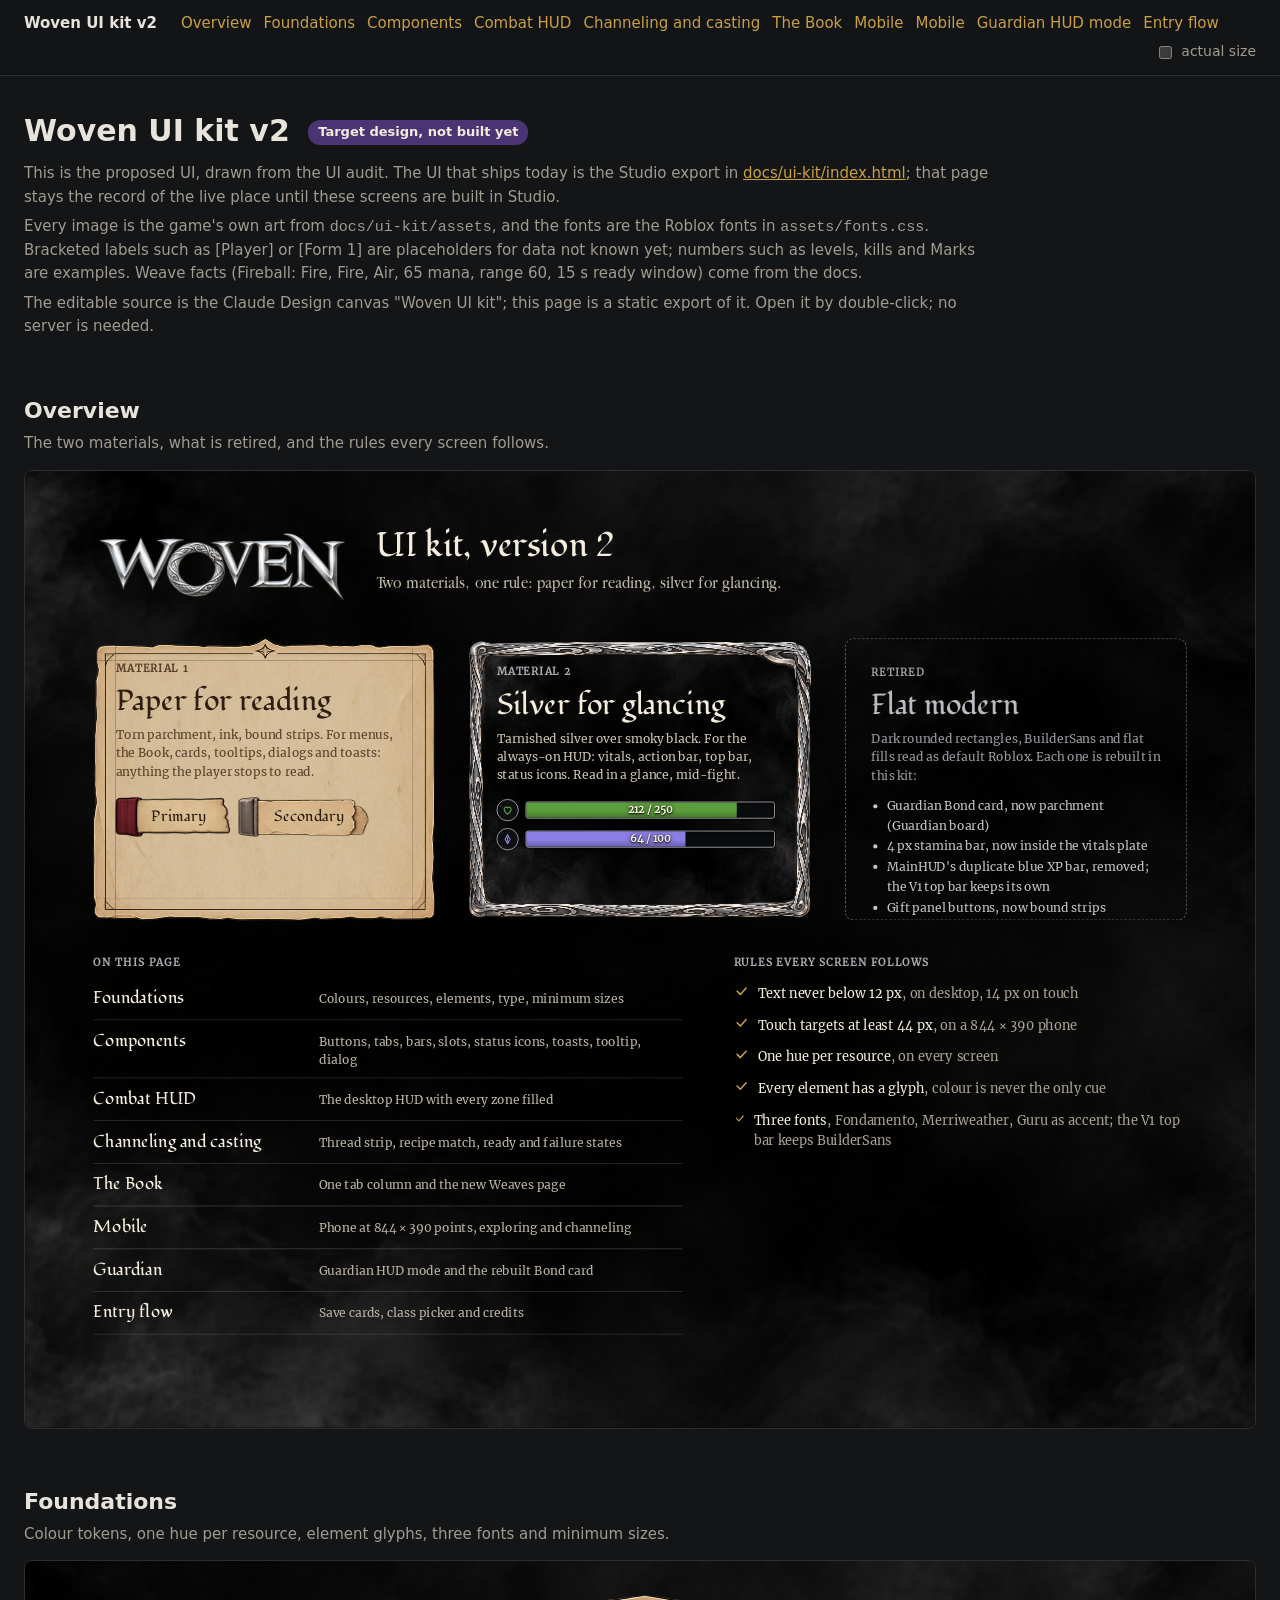
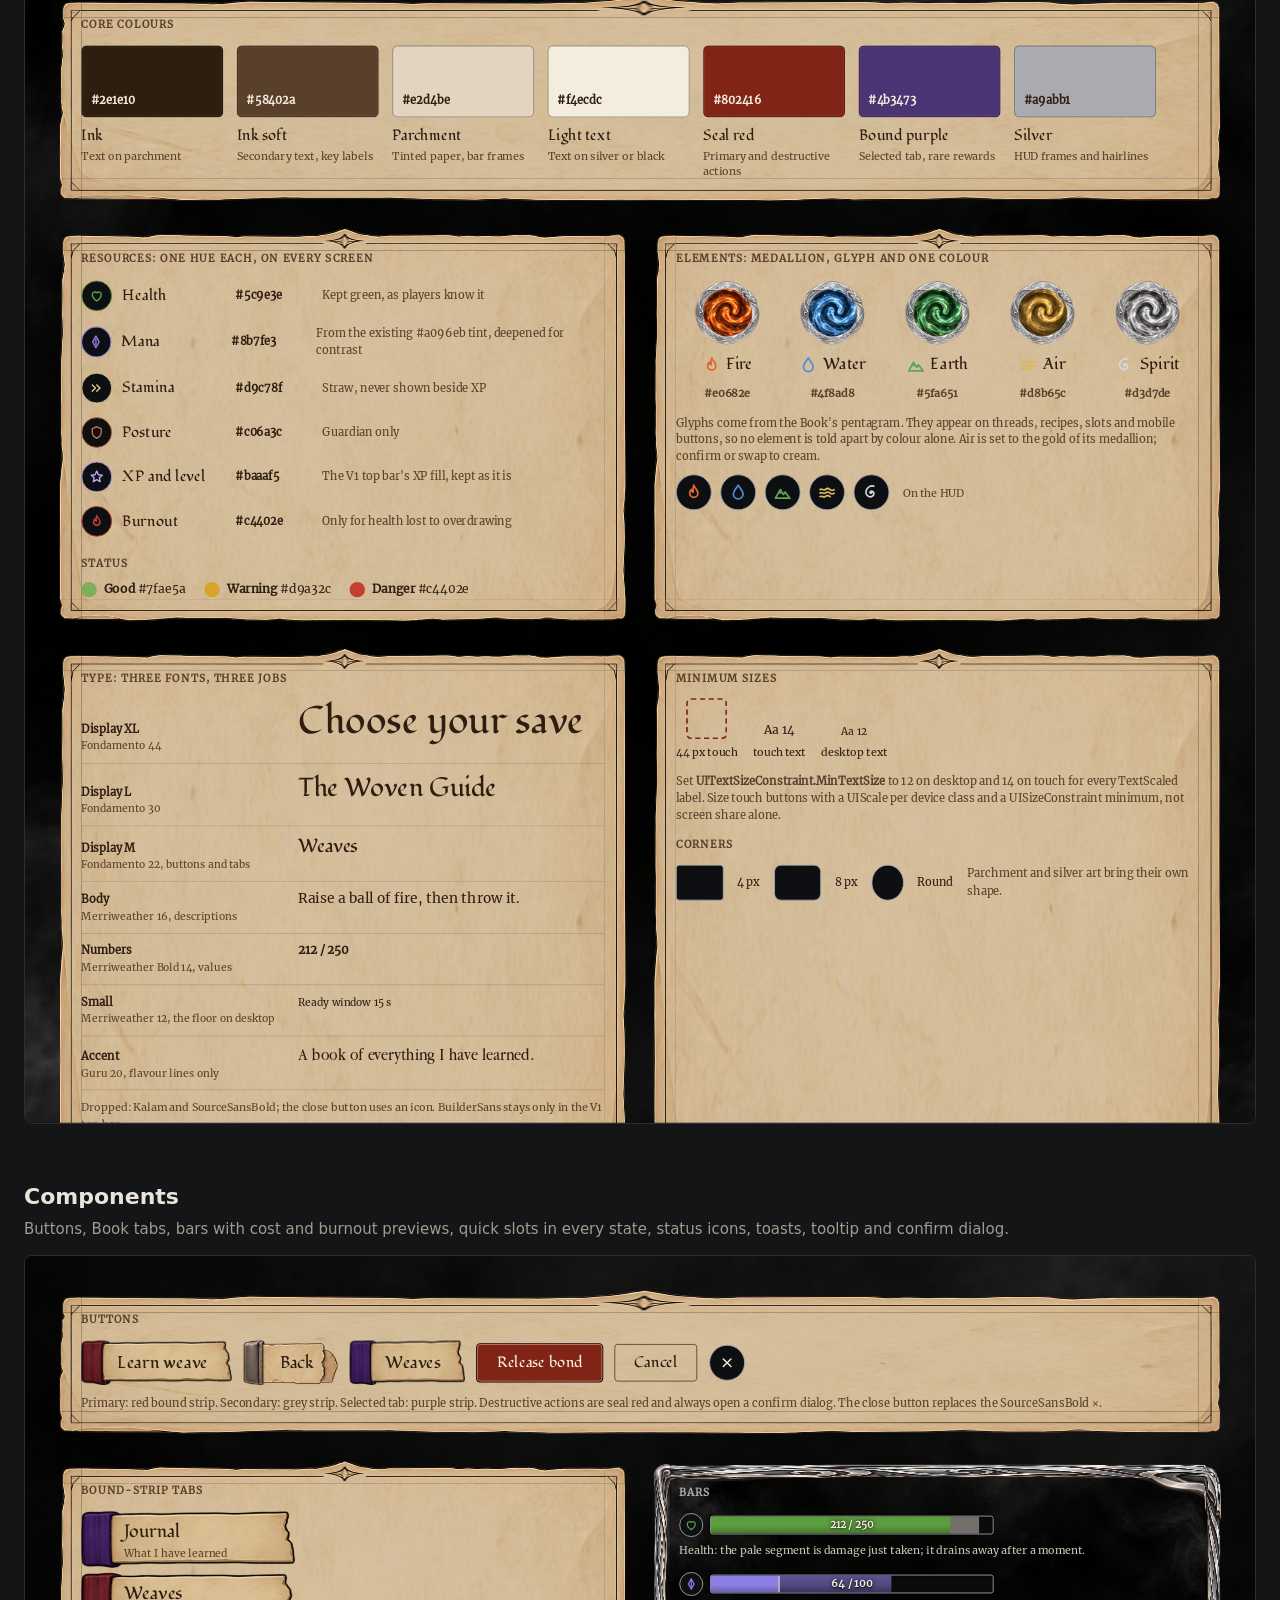
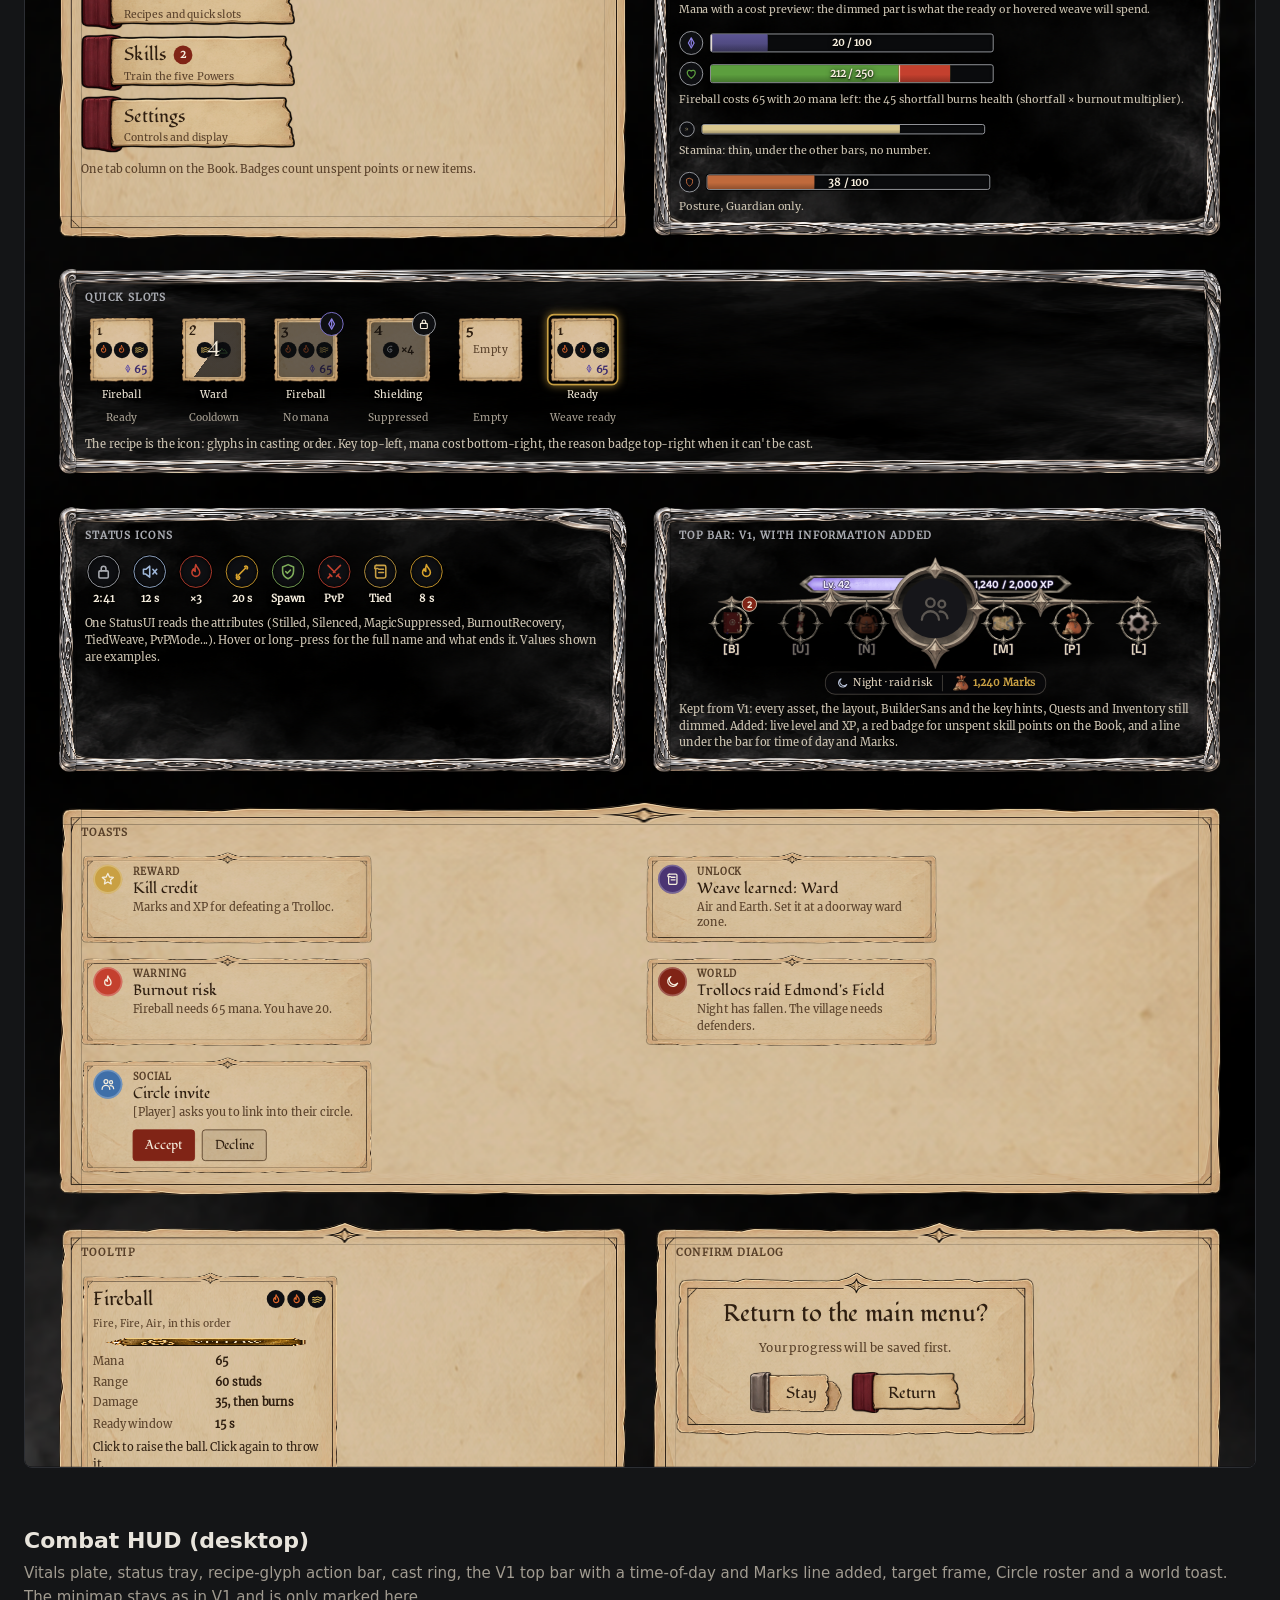
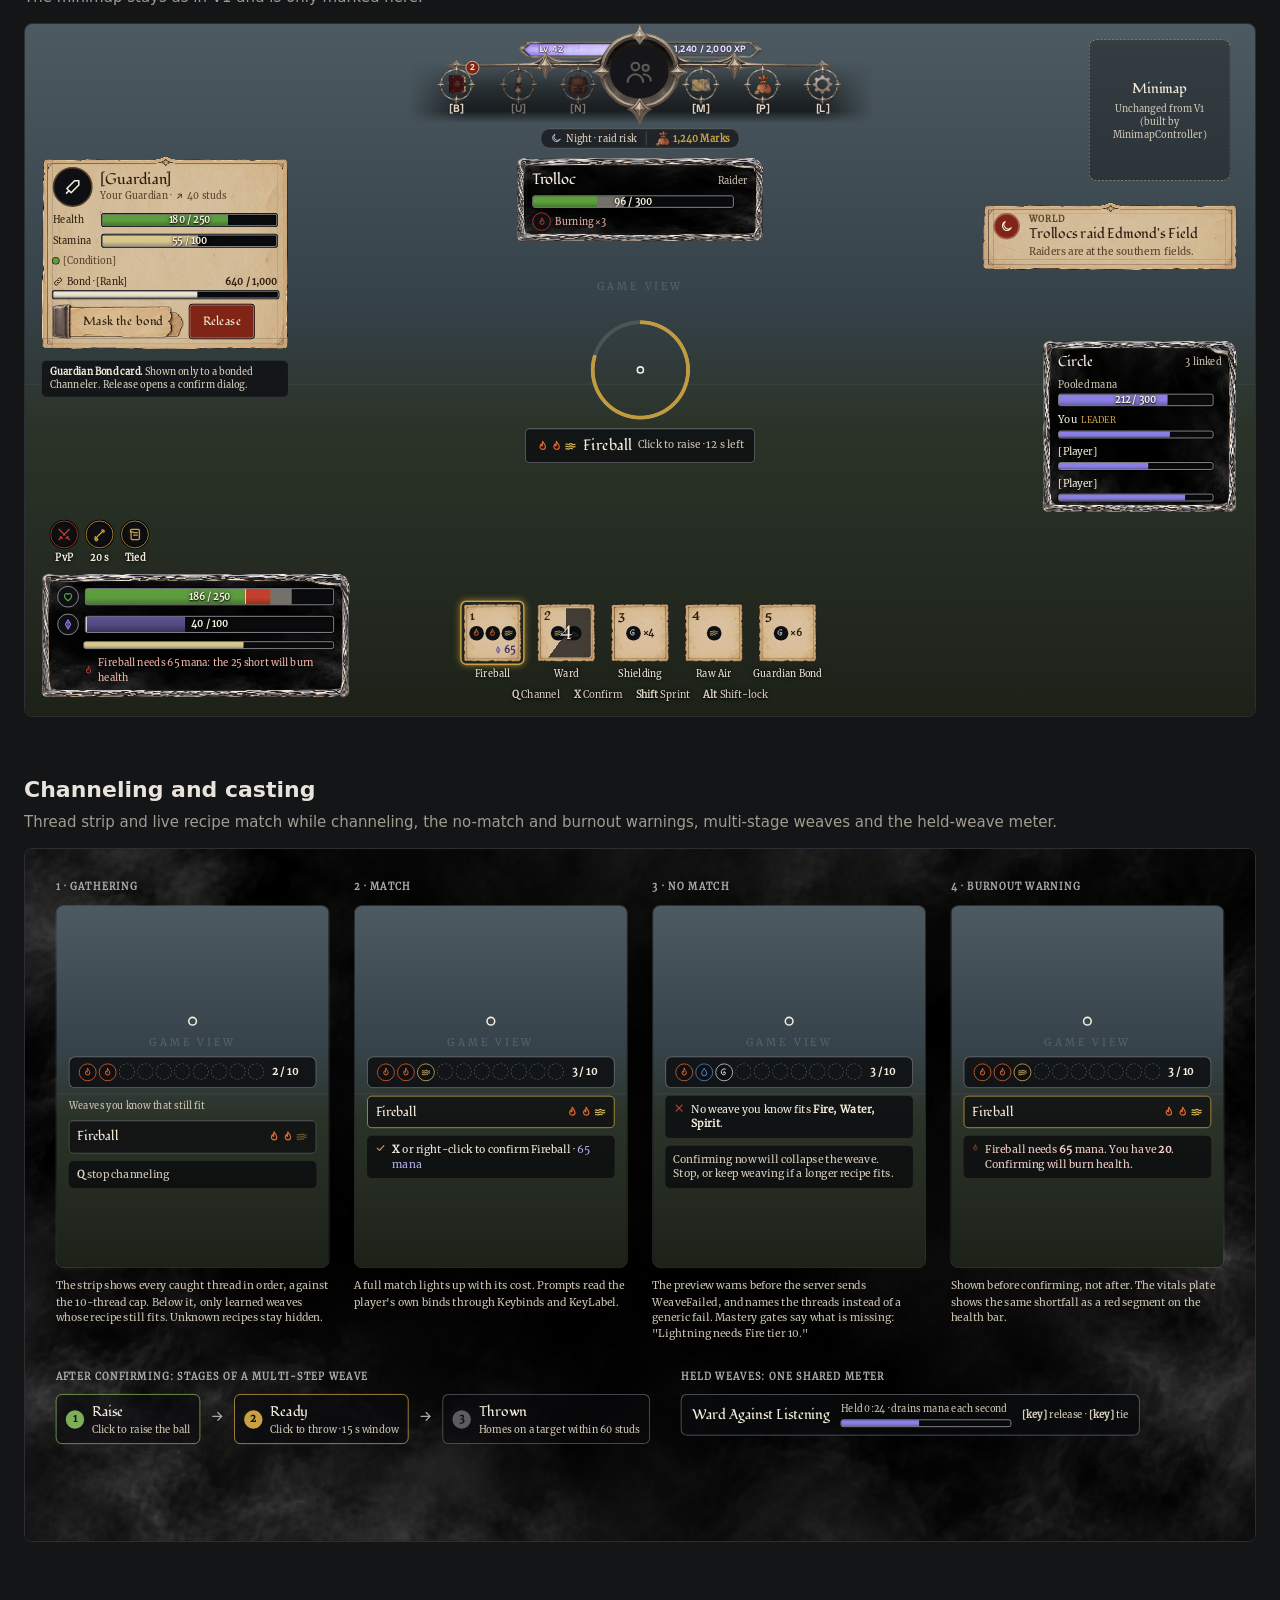
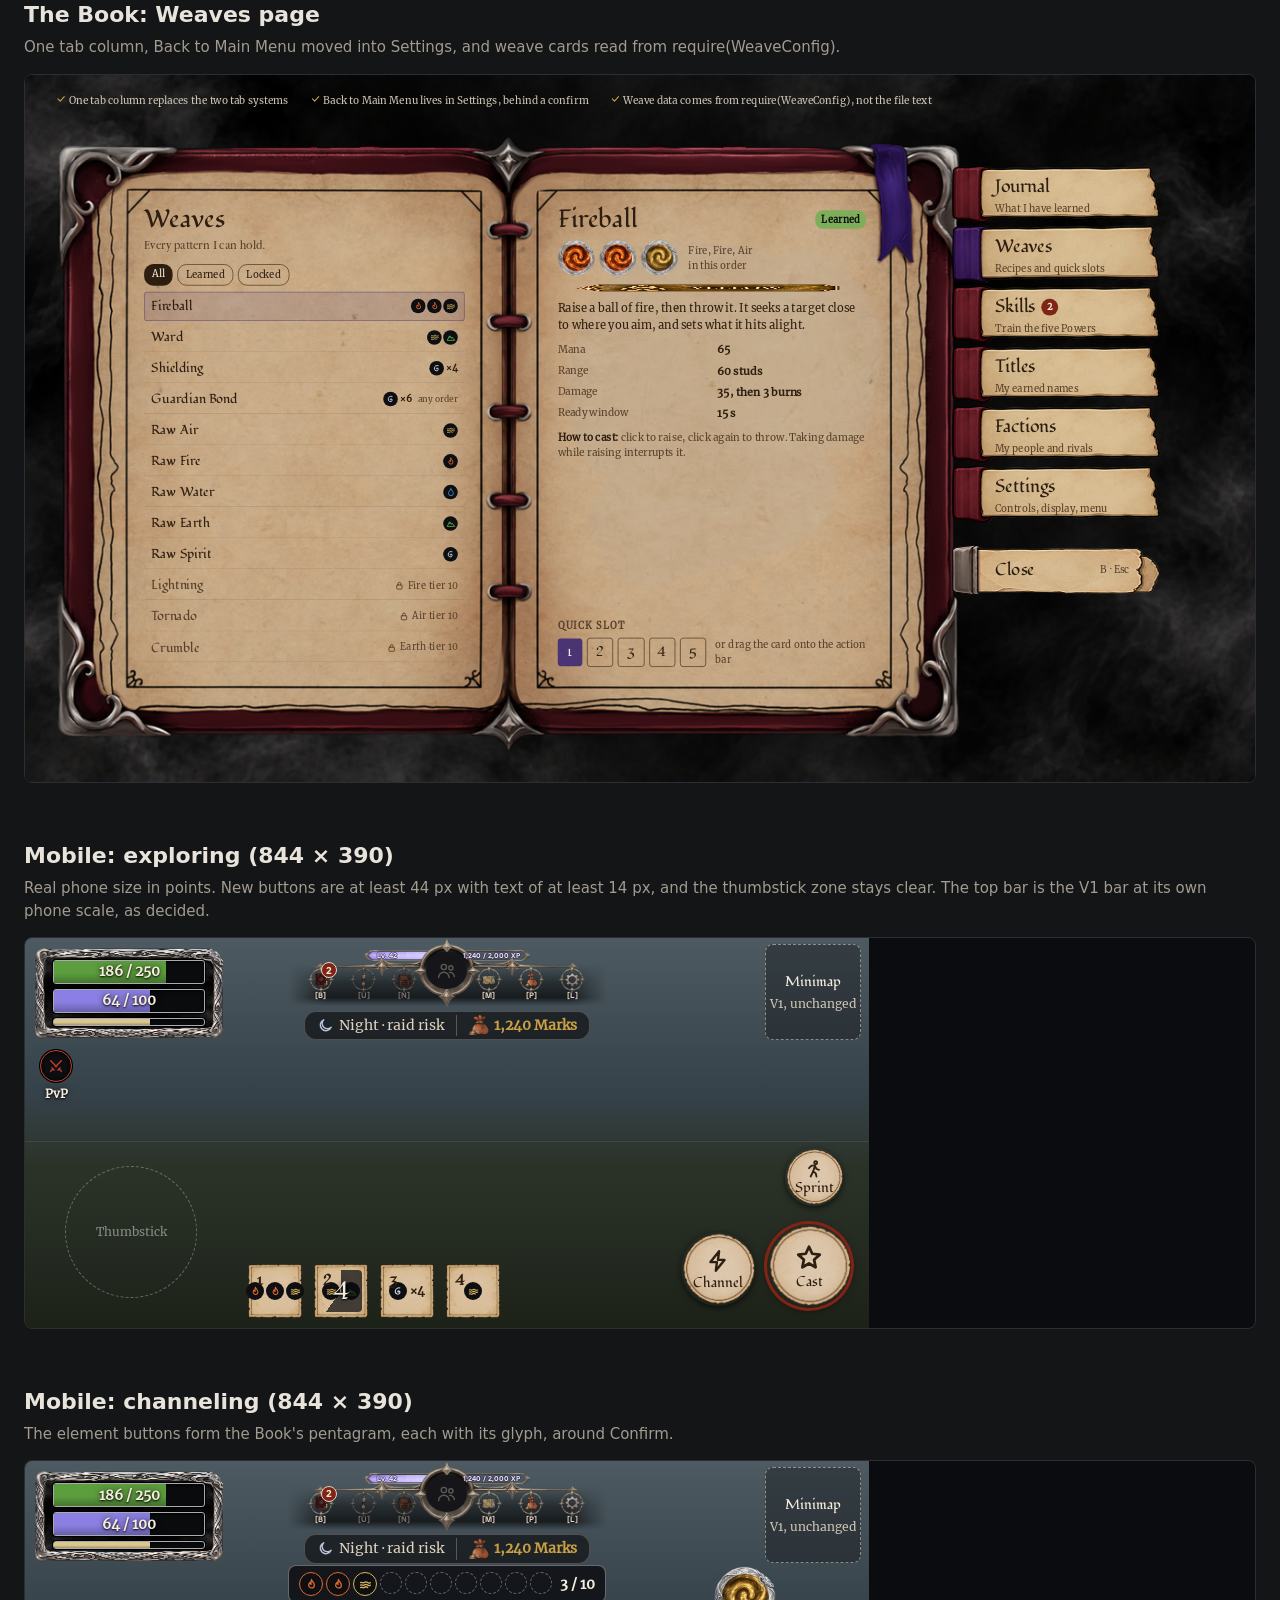
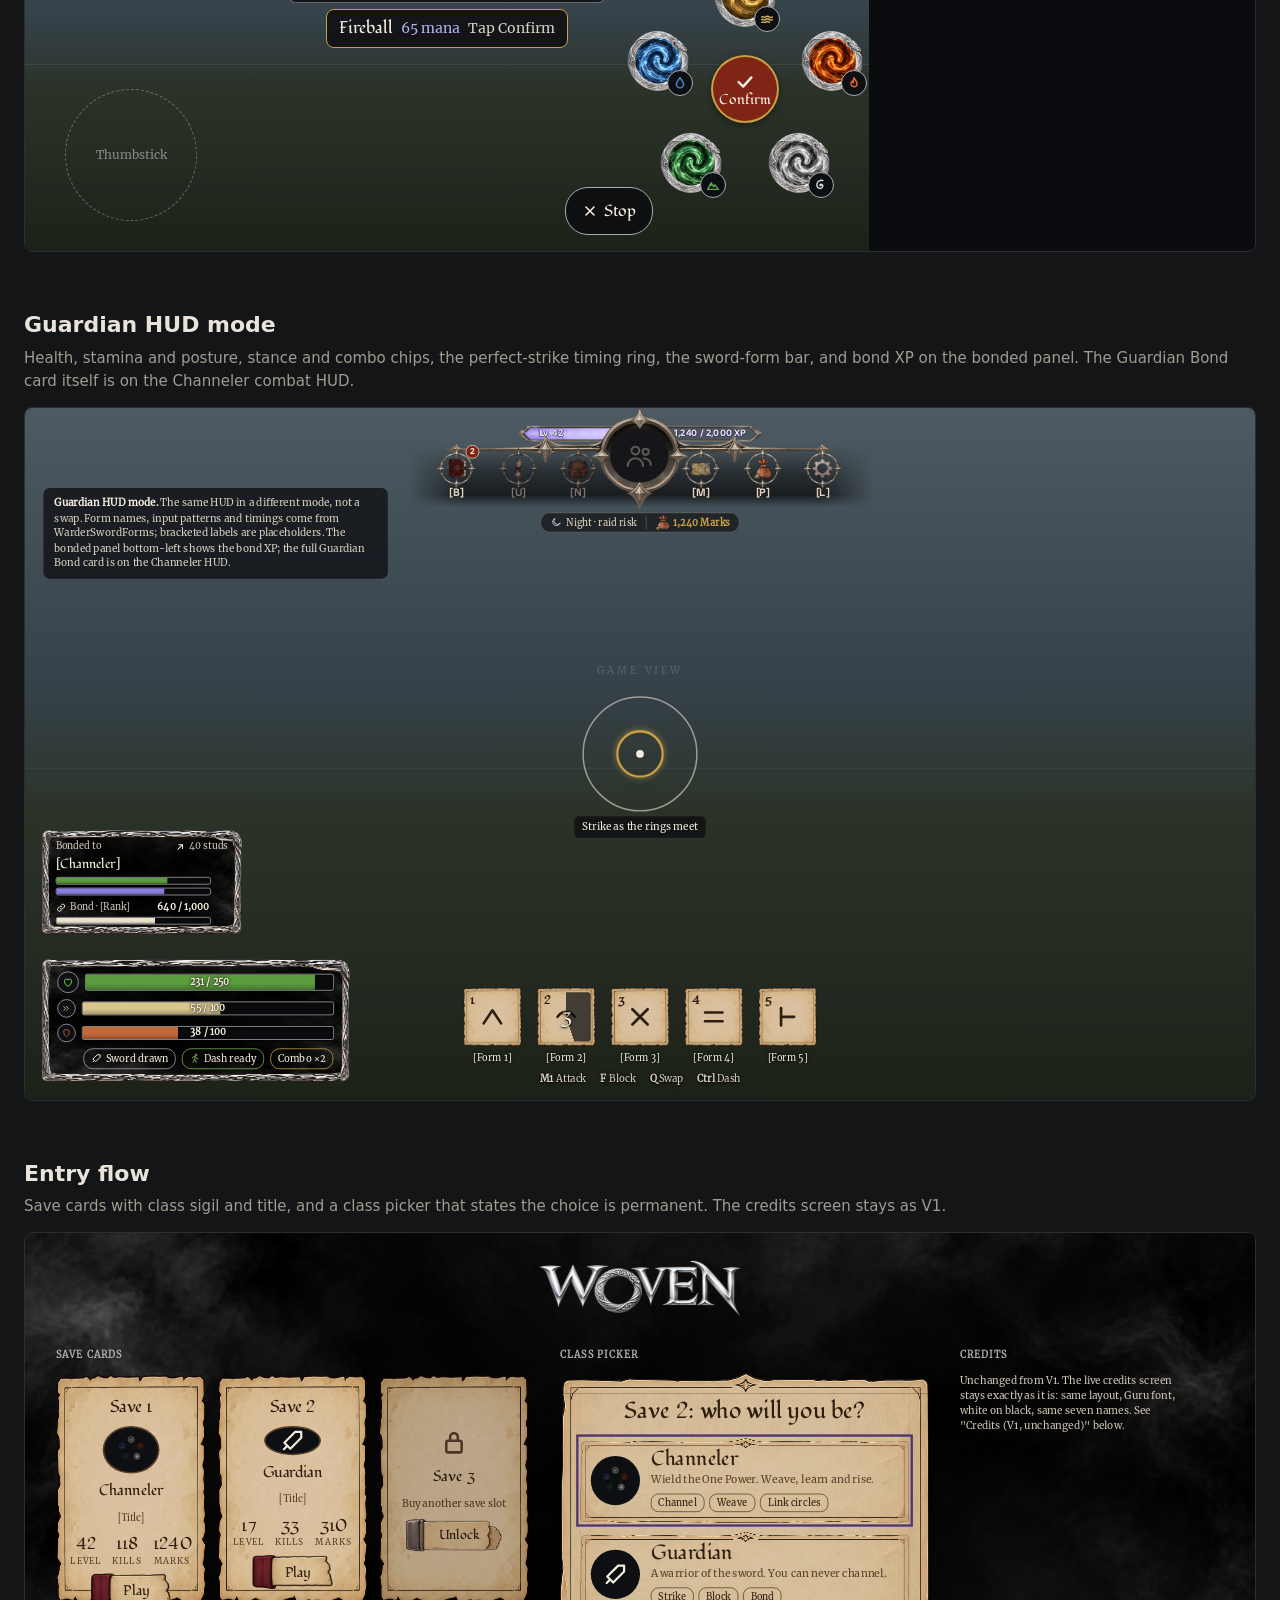
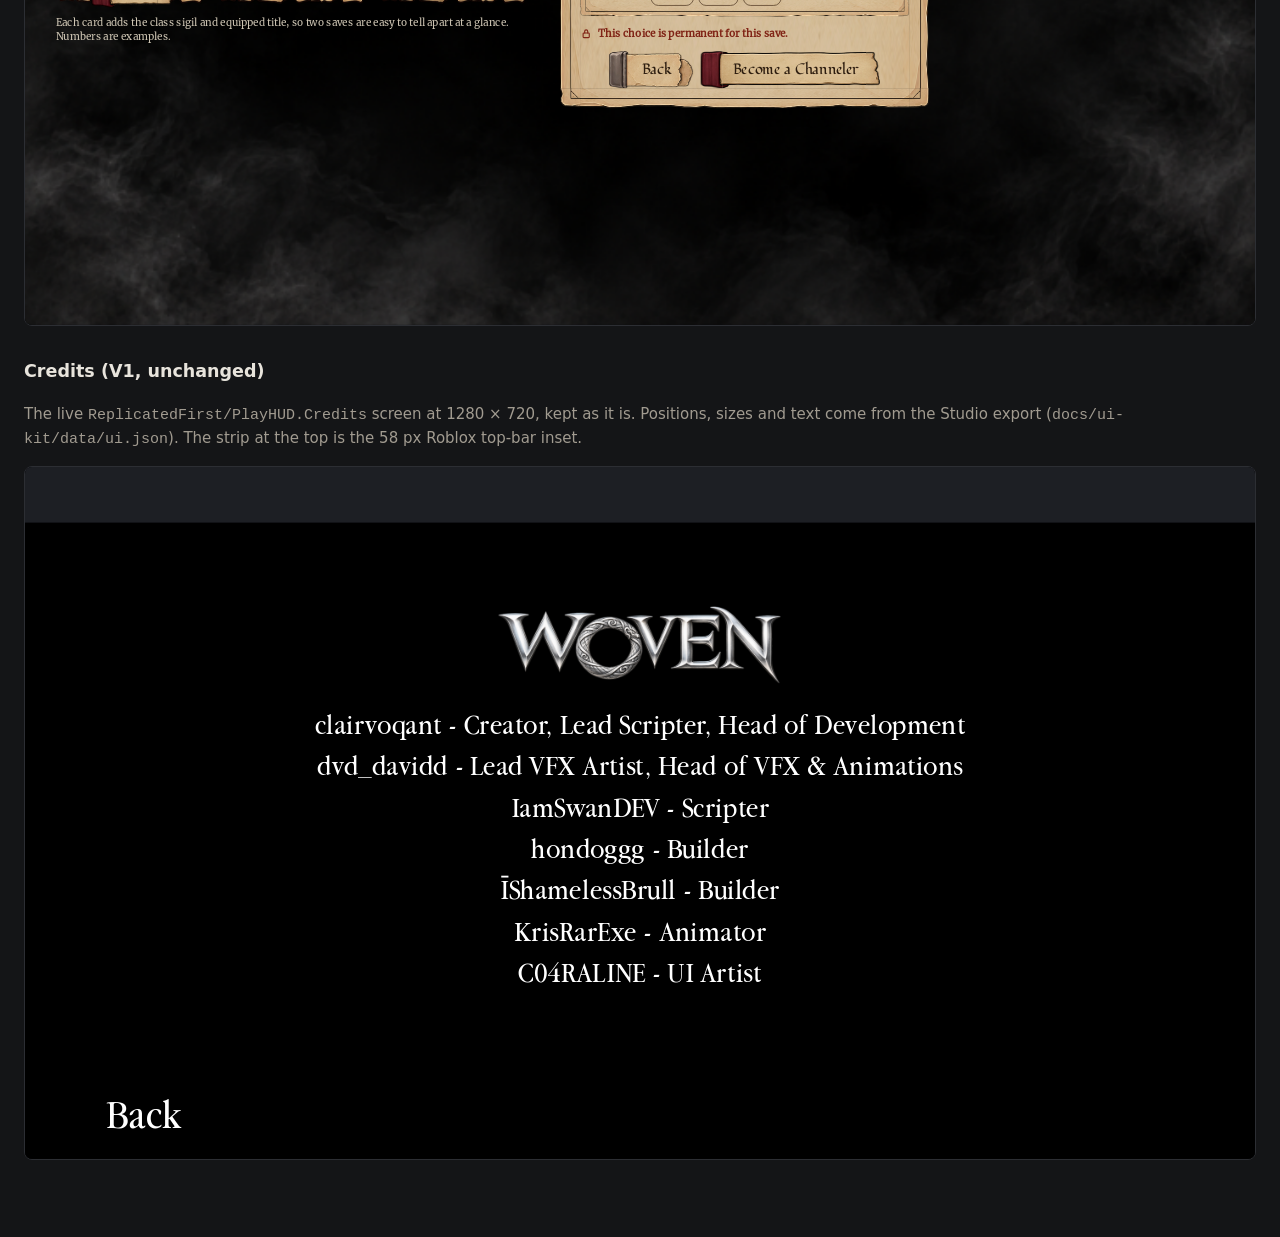
<file: docs/ui-kit/v2/index.html>
<!doctype html>
<html lang="en">
<head>
<meta charset="utf-8">
<meta name="viewport" content="width=device-width, initial-scale=1">
<title>Woven UI kit v2 (target design)</title>
<link rel="stylesheet" href="../assets/fonts.css">
<style>
:root{color-scheme:dark;--bg:#141517;--panel:#1c1d21;--line:#2c2e33;--text:#e8e4dc;--muted:#a19b90;--gold:#c9a043}
html,body{margin:0;background:var(--bg);color:var(--text);font:15px/1.55 system-ui,-apple-system,Segoe UI,sans-serif}
.top{position:sticky;top:0;z-index:10;display:flex;flex-wrap:wrap;gap:6px 16px;align-items:center;padding:12px 24px;background:rgba(20,21,23,.94);border-bottom:1px solid var(--line);backdrop-filter:blur(6px)}
.top b{margin-right:8px} .top nav a{color:var(--gold);text-decoration:none;margin-right:12px;white-space:nowrap} .top nav a:hover{text-decoration:underline}
.top label{margin-left:auto;color:var(--muted);font-size:14px;display:flex;gap:6px;align-items:center}
main{max-width:1680px;margin:0 auto;padding:32px 24px 80px}
header.intro h1{margin:0 0 8px;font-size:30px}
header.intro p{margin:6px 0;color:var(--muted);max-width:980px}
header.intro a{color:var(--gold)}
.status{display:inline-block;padding:2px 10px;border-radius:12px;background:#4b3473;color:#f4ecdc;font-size:13px;font-weight:600;margin-left:8px;vertical-align:middle}
section{margin-top:56px} section h2{margin:0;font-size:22px} .desc{margin:4px 0 14px;color:var(--muted)}
.frame{position:relative;overflow:hidden;border:1px solid var(--line);border-radius:8px;background:#0b0c0f}
.frame.actual{overflow:auto}
.scaler{transform-origin:0 0}

body{margin:0}


.parch{border-style:solid;border-width:26px;border-image:url(../assets/108494879019670.png) 64 fill / 26px stretch}
.parch-sm{border-style:solid;border-width:14px;border-image:url(../assets/108494879019670.png) 64 fill / 14px stretch}
.slotbg{background:url(../assets/131123073609732.png) center/100% 100% no-repeat}
.roundbg{background:url(../assets/91527845681015.png) center/100% 100% no-repeat}
.strip-red{background:url(../assets/97760911897294.png) center/100% 100% no-repeat}
.strip-purple{background:url(../assets/71221942296508.png) center/100% 100% no-repeat}
.strip-grey{background:url(../assets/74534951371925.png) center/100% 100% no-repeat}
.btn-red{border-style:solid;border-width:0 18px 0 28px;border-image:url(../assets/97760911897294.png) 0 70 0 110 fill stretch}
.btn-purple{border-style:solid;border-width:0 18px 0 28px;border-image:url(../assets/71221942296508.png) 0 70 0 110 fill stretch}
.btn-grey{border-style:solid;border-width:0 18px 0 28px;border-image:url(../assets/74534951371925.png) 0 70 0 110 fill stretch}
.tallbg{background:url(../assets/97163414391034.png) center/100% 100% no-repeat}
.knot{border-style:solid;border-width:20px;border-image:url(../assets/121050680426343.png) 112 fill / 20px stretch}
.knot-sm{border-style:solid;border-width:12px;border-image:url(../assets/121050680426343.png) 112 fill / 12px stretch}
.ringbg{background:url(../assets/110058497240611.png) center/100% 100% no-repeat}
.coilbg{background:url(../assets/120619128282445.png) center/100% 100% no-repeat}
.smoke{background:#0b0c0f url(../assets/80391937209124.png) center/cover no-repeat}
.bookbg{background:url(book-spread.png) center/100% 100% no-repeat}
.world{background:linear-gradient(180deg,#4d5a61 0%,#36424a 40%,#2b3329 58%,#1d2219 100%)}
.divider{background:url(../assets/78722333812585.png) center/100% 100% no-repeat}
.goldline{background:url(../assets/137381899011035.png) center/100% 100% no-repeat}
.goldring{background:url(../assets/139179561160146.png) center/100% 100% no-repeat}

</style>
</head>
<body>
<div class="top"><b>Woven UI kit v2</b><nav><a href="#overview">Overview</a><a href="#foundations">Foundations</a><a href="#components">Components</a><a href="#combat-hud">Combat HUD</a><a href="#channeling">Channeling and casting</a><a href="#book">The Book</a><a href="#mobile-explore">Mobile</a><a href="#mobile-channel">Mobile</a><a href="#guardian">Guardian HUD mode</a><a href="#entry">Entry flow</a></nav><label><input type="checkbox" id="actual"> actual size</label></div>
<main>
<header class="intro">
<h1>Woven UI kit v2 <span class="status">Target design, not built yet</span></h1>
<p>This is the proposed UI, drawn from the UI audit. The UI that ships today is the Studio export in <a href="../index.html">docs/ui-kit/index.html</a>; that page stays the record of the live place until these screens are built in Studio.</p>
<p>Every image is the game's own art from <code>docs/ui-kit/assets</code>, and the fonts are the Roblox fonts in <code>assets/fonts.css</code>. Bracketed labels such as [Player] or [Form 1] are placeholders for data not known yet; numbers such as levels, kills and Marks are examples. Weave facts (Fireball: Fire, Fire, Air, 65 mana, range 60, 15 s ready window) come from the docs.</p>
<p>The editable source is the Claude Design canvas "Woven UI kit"; this page is a static export of it. Open it by double-click; no server is needed.</p>
</header>
<section id="overview">
<h2>Overview</h2>
<p class="desc">The two materials, what is retired, and the rules every screen follows.</p>
<div class="frame" data-w="1440" data-h="1120"><div class="scaler"><div class="ab" style="width: 1440px; height: 1120px; box-sizing: border-box; position: relative; overflow: hidden; font-family:'rbx-Merriweather','Merriweather',Georgia,serif; color: #f4ecdc; ">
<div class="smoke" style="position: absolute; inset: 0;"></div>
<div style="position: absolute; inset: 0; padding: 64px 80px; box-sizing: border-box; display: flex; flex-direction: column; gap: 40px;">
  <div style="display: flex; align-items: flex-end; gap: 28px;">
    <img src="../assets/89310180439736.png" alt="Woven" style="height: 92px; display: block;">
    <div style="padding-bottom: 10px;">
      <div style="font-family:'rbx-Fondamento','Fondamento',Georgia,serif; font-size: 40px; color: #f4ecdc; line-height: 1;">UI kit, version 2</div>
      <div style="font-family:'rbx-Guru','rbx-Merriweather',Georgia,serif; font-size: 20px; color: #bdb5a6; margin-top: 8px;">Two materials, one rule: paper for reading, silver for glancing.</div>
    </div>
  </div>
  <div style="display: flex; gap: 40px;">
<div class="parch" style="width: 400px; height: 330px; box-sizing: border-box; color: #2e1e10; display: flex; flex-direction: column; gap: 12px;">
  <div style="font-size: 12px; letter-spacing: .1em; text-transform: uppercase; font-weight: 700; color: #58402a;">Material 1</div>
  <div style="font-family:'rbx-Fondamento','Fondamento',Georgia,serif; font-size: 34px; line-height: 1;">Paper for reading</div>
  <div style="font-size: 14px; line-height: 1.55; color: #58402a;">Torn parchment, ink, bound strips. For menus, the Book, cards, tooltips, dialogs and toasts: anything the player stops to read.</div>
  <div style="display: flex; gap: 10px; margin-top: 6px;"><button class="btn-red" style="margin: 0; box-sizing: border-box; cursor: pointer;  height: 46px; padding: 0 10px 0 14px; background-color: transparent; display: inline-flex; align-items: center; justify-content: center; font-family:'rbx-Fondamento','Fondamento',Georgia,serif; font-size: 18px; color: #2e1e10;">Primary</button><button class="btn-grey" style="margin: 0; box-sizing: border-box; cursor: pointer;  height: 46px; padding: 0 10px 0 14px; background-color: transparent; display: inline-flex; align-items: center; justify-content: center; font-family:'rbx-Fondamento','Fondamento',Georgia,serif; font-size: 18px; color: #2e1e10;">Secondary</button></div>
</div>
<div class="knot" style="width: 400px; height: 330px; box-sizing: border-box; padding: 10px 12px; display: flex; flex-direction: column; gap: 12px;">
  <div style="font-size: 12px; letter-spacing: .1em; text-transform: uppercase; font-weight: 700; color: #a9abb1;">Material 2</div>
  <div style="font-family:'rbx-Fondamento','Fondamento',Georgia,serif; font-size: 34px; line-height: 1; color: #f4ecdc;">Silver for glancing</div>
  <div style="font-size: 14px; line-height: 1.55; color: #cfc6b4;">Tarnished silver over smoky black. For the always-on HUD: vitals, action bar, top bar, status icons. Read in a glance, mid-fight.</div>
  <div style="display: flex; flex-direction: column; gap: 8px; margin-top: 4px;"><div style="display: flex; align-items: center; gap: 8px;"><div style="width: 24px; height: 24px; flex: none; display: flex; align-items: center; justify-content: center; border-radius: 50%; background: #0e0f12; border: 1px solid #a9abb1;"><svg width="14" height="14" viewBox="0 0 24 24" fill="none" stroke="#5c9e3e" stroke-width="2.2" stroke-linecap="round" stroke-linejoin="round" role="img" aria-label="Health"><path d="M12 20s-7-4.4-7-10a4 4 0 0 1 7-2.6A4 4 0 0 1 19 10c0 5.6-7 10-7 10z"/></svg></div><div style="position: relative; width: 290px; height: 18px; background: #0a0b0d; border: 1px solid #a9abb1; border-radius: 3px; overflow: hidden; box-shadow: 0 0 0 1px #000, inset 0 1px 3px rgba(0,0,0,.8);"><div style="position: absolute; left: 0; top: 0; bottom: 0; width: 84.8%; background: linear-gradient(180deg, #5c9e3e 0%, #5c9e3e 55%, rgba(0,0,0,.25) 100%), #5c9e3e;"></div><div style="position: absolute; inset: 0; display: flex; align-items: center; justify-content: center; font-size: 12px; font-weight: 700; color: #f4ecdc; text-shadow:0 1px 2px rgba(0,0,0,.9),0 0 6px rgba(0,0,0,.6);">212 / 250</div></div></div><div style="display: flex; align-items: center; gap: 8px;"><div style="width: 24px; height: 24px; flex: none; display: flex; align-items: center; justify-content: center; border-radius: 50%; background: #0e0f12; border: 1px solid #a9abb1;"><svg width="14" height="14" viewBox="0 0 24 24" fill="none" stroke="#8b7fe3" stroke-width="2.2" stroke-linecap="round" stroke-linejoin="round" role="img" aria-label="Mana"><path d="M12 3l5 9-5 9-5-9z"/><path d="M12 8v8"/></svg></div><div style="position: relative; width: 290px; height: 18px; background: #0a0b0d; border: 1px solid #a9abb1; border-radius: 3px; overflow: hidden; box-shadow: 0 0 0 1px #000, inset 0 1px 3px rgba(0,0,0,.8);"><div style="position: absolute; left: 0; top: 0; bottom: 0; width: 64.0%; background: linear-gradient(180deg, #8b7fe3 0%, #8b7fe3 55%, rgba(0,0,0,.25) 100%), #8b7fe3;"></div><div style="position: absolute; inset: 0; display: flex; align-items: center; justify-content: center; font-size: 12px; font-weight: 700; color: #f4ecdc; text-shadow:0 1px 2px rgba(0,0,0,.9),0 0 6px rgba(0,0,0,.6);">64 / 100</div></div></div></div>
</div>
<div style="width: 400px; height: 330px; box-sizing: border-box; padding: 30px; border: 1px dashed #6b6d73; border-radius: 10px; display: flex; flex-direction: column; gap: 12px;">
  <div style="font-size: 12px; letter-spacing: .1em; text-transform: uppercase; font-weight: 700; color: #9a9ca2;">Retired</div>
  <div style="font-family:'rbx-Fondamento','Fondamento',Georgia,serif; font-size: 34px; line-height: 1; color: #b9bbc1;">Flat modern</div>
  <div style="font-size: 14px; line-height: 1.55; color: #9a9ca2;">Dark rounded rectangles, BuilderSans and flat fills read as default Roblox. Each one is rebuilt in this kit:</div>
  <ul style="margin: 0; padding-left: 18px; font-size: 14px; line-height: 1.7; color: #c4c6cb;">
    <li>Guardian Bond card, now parchment (Guardian board)</li>
    <li>4 px stamina bar, now inside the vitals plate</li>
    <li>MainHUD&#39;s duplicate blue XP bar, removed; the V1 top bar keeps its own</li>
    <li>Gift panel buttons, now bound strips</li>
  </ul>
</div></div>
  <div style="display: flex; gap: 60px;">
    <div style="flex: 1.3;"><div style="font-size: 12px; letter-spacing: .1em; text-transform: uppercase; font-weight: 700; color: #a9abb1;">On this page</div><div style="margin-top: 8px;"><div style="display: flex; gap: 14px; align-items: baseline; padding: 9px 0; border-bottom: 1px solid rgba(169,171,177,.25);"><div style="font-family:'rbx-Fondamento','Fondamento',Georgia,serif; font-size: 20px; color: #f4ecdc; width: 250px; flex: none;">Foundations</div><div style="font-size: 14px; color: #bdb5a6;">Colours, resources, elements, type, minimum sizes</div></div><div style="display: flex; gap: 14px; align-items: baseline; padding: 9px 0; border-bottom: 1px solid rgba(169,171,177,.25);"><div style="font-family:'rbx-Fondamento','Fondamento',Georgia,serif; font-size: 20px; color: #f4ecdc; width: 250px; flex: none;">Components</div><div style="font-size: 14px; color: #bdb5a6;">Buttons, tabs, bars, slots, status icons, toasts, tooltip, dialog</div></div><div style="display: flex; gap: 14px; align-items: baseline; padding: 9px 0; border-bottom: 1px solid rgba(169,171,177,.25);"><div style="font-family:'rbx-Fondamento','Fondamento',Georgia,serif; font-size: 20px; color: #f4ecdc; width: 250px; flex: none;">Combat HUD</div><div style="font-size: 14px; color: #bdb5a6;">The desktop HUD with every zone filled</div></div><div style="display: flex; gap: 14px; align-items: baseline; padding: 9px 0; border-bottom: 1px solid rgba(169,171,177,.25);"><div style="font-family:'rbx-Fondamento','Fondamento',Georgia,serif; font-size: 20px; color: #f4ecdc; width: 250px; flex: none;">Channeling and casting</div><div style="font-size: 14px; color: #bdb5a6;">Thread strip, recipe match, ready and failure states</div></div><div style="display: flex; gap: 14px; align-items: baseline; padding: 9px 0; border-bottom: 1px solid rgba(169,171,177,.25);"><div style="font-family:'rbx-Fondamento','Fondamento',Georgia,serif; font-size: 20px; color: #f4ecdc; width: 250px; flex: none;">The Book</div><div style="font-size: 14px; color: #bdb5a6;">One tab column and the new Weaves page</div></div><div style="display: flex; gap: 14px; align-items: baseline; padding: 9px 0; border-bottom: 1px solid rgba(169,171,177,.25);"><div style="font-family:'rbx-Fondamento','Fondamento',Georgia,serif; font-size: 20px; color: #f4ecdc; width: 250px; flex: none;">Mobile</div><div style="font-size: 14px; color: #bdb5a6;">Phone at 844 × 390 points, exploring and channeling</div></div><div style="display: flex; gap: 14px; align-items: baseline; padding: 9px 0; border-bottom: 1px solid rgba(169,171,177,.25);"><div style="font-family:'rbx-Fondamento','Fondamento',Georgia,serif; font-size: 20px; color: #f4ecdc; width: 250px; flex: none;">Guardian</div><div style="font-size: 14px; color: #bdb5a6;">Guardian HUD mode and the rebuilt Bond card</div></div><div style="display: flex; gap: 14px; align-items: baseline; padding: 9px 0; border-bottom: 1px solid rgba(169,171,177,.25);"><div style="font-family:'rbx-Fondamento','Fondamento',Georgia,serif; font-size: 20px; color: #f4ecdc; width: 250px; flex: none;">Entry flow</div><div style="font-size: 14px; color: #bdb5a6;">Save cards, class picker and credits</div></div></div></div>
    <div style="flex: 1;"><div style="font-size: 12px; letter-spacing: .1em; text-transform: uppercase; font-weight: 700; color: #a9abb1;">Rules every screen follows</div><div style="margin-top: 8px;"><div style="display: flex; gap: 10px; align-items: flex-start; padding: 7px 0;"><svg width="18" height="18" viewBox="0 0 24 24" fill="none" stroke="#c9a043" stroke-width="2.4" stroke-linecap="round" stroke-linejoin="round" aria-hidden="true"><path d="M5 12l5 5 9-10"/></svg><div style="font-size: 15px; color: #f4ecdc;">Text never below 12 px<span style="color: #a9a194;">, on desktop, 14 px on touch</span></div></div><div style="display: flex; gap: 10px; align-items: flex-start; padding: 7px 0;"><svg width="18" height="18" viewBox="0 0 24 24" fill="none" stroke="#c9a043" stroke-width="2.4" stroke-linecap="round" stroke-linejoin="round" aria-hidden="true"><path d="M5 12l5 5 9-10"/></svg><div style="font-size: 15px; color: #f4ecdc;">Touch targets at least 44 px<span style="color: #a9a194;">, on a 844 × 390 phone</span></div></div><div style="display: flex; gap: 10px; align-items: flex-start; padding: 7px 0;"><svg width="18" height="18" viewBox="0 0 24 24" fill="none" stroke="#c9a043" stroke-width="2.4" stroke-linecap="round" stroke-linejoin="round" aria-hidden="true"><path d="M5 12l5 5 9-10"/></svg><div style="font-size: 15px; color: #f4ecdc;">One hue per resource<span style="color: #a9a194;">, on every screen</span></div></div><div style="display: flex; gap: 10px; align-items: flex-start; padding: 7px 0;"><svg width="18" height="18" viewBox="0 0 24 24" fill="none" stroke="#c9a043" stroke-width="2.4" stroke-linecap="round" stroke-linejoin="round" aria-hidden="true"><path d="M5 12l5 5 9-10"/></svg><div style="font-size: 15px; color: #f4ecdc;">Every element has a glyph<span style="color: #a9a194;">, colour is never the only cue</span></div></div><div style="display: flex; gap: 10px; align-items: flex-start; padding: 7px 0;"><svg width="18" height="18" viewBox="0 0 24 24" fill="none" stroke="#c9a043" stroke-width="2.4" stroke-linecap="round" stroke-linejoin="round" aria-hidden="true"><path d="M5 12l5 5 9-10"/></svg><div style="font-size: 15px; color: #f4ecdc;">Three fonts<span style="color: #a9a194;">, Fondamento, Merriweather, Guru as accent; the V1 top bar keeps BuilderSans</span></div></div></div></div>
  </div>
</div></div></div></div>
</section><section id="foundations">
<h2>Foundations</h2>
<p class="desc">Colour tokens, one hue per resource, element glyphs, three fonts and minimum sizes.</p>
<div class="frame" data-w="1440" data-h="1360"><div class="scaler"><div class="ab" style="width: 1440px; height: 1360px; box-sizing: border-box; position: relative; overflow: hidden; font-family:'rbx-Merriweather','Merriweather',Georgia,serif; color: #f4ecdc; ">
<div class="smoke" style="position: absolute; inset: 0;"></div>
<div style="position: absolute; inset: 40px; display: grid; grid-template-columns: repeat(2, minmax(0, 1fr)); gap: 32px;">
  <div class="parch" style="grid-column: 1 / 3; box-sizing: border-box;">
    <div style="font-size: 12px; letter-spacing: .1em; text-transform: uppercase; font-weight: 700; color: #58402a;">Core colours</div>
    <div style="display: flex; gap: 16px; margin-top: 14px;"><div style="width: 166px;"><div style="height: 84px; border-radius: 6px; background: #2e1e10; border: 1px solid rgba(0,0,0,.35); box-shadow: inset 0 0 0 1px rgba(255,255,255,.08); display: flex; align-items: flex-end; padding: 8px 10px; box-sizing: border-box; font-size: 13px; font-weight: 700; color: #f4ecdc;">#2e1e10</div><div style="font-family:'rbx-Fondamento','Fondamento',Georgia,serif; font-size: 18px; margin-top: 8px; color: #2e1e10;">Ink</div><div style="font-size: 12.5px; color: #58402a; line-height: 1.4; margin-top: 2px;">Text on parchment</div></div><div style="width: 166px;"><div style="height: 84px; border-radius: 6px; background: #58402a; border: 1px solid rgba(0,0,0,.35); box-shadow: inset 0 0 0 1px rgba(255,255,255,.08); display: flex; align-items: flex-end; padding: 8px 10px; box-sizing: border-box; font-size: 13px; font-weight: 700; color: #f4ecdc;">#58402a</div><div style="font-family:'rbx-Fondamento','Fondamento',Georgia,serif; font-size: 18px; margin-top: 8px; color: #2e1e10;">Ink soft</div><div style="font-size: 12.5px; color: #58402a; line-height: 1.4; margin-top: 2px;">Secondary text, key labels</div></div><div style="width: 166px;"><div style="height: 84px; border-radius: 6px; background: #e2d4be; border: 1px solid rgba(0,0,0,.35); box-shadow: inset 0 0 0 1px rgba(255,255,255,.08); display: flex; align-items: flex-end; padding: 8px 10px; box-sizing: border-box; font-size: 13px; font-weight: 700; color: #2e1e10;">#e2d4be</div><div style="font-family:'rbx-Fondamento','Fondamento',Georgia,serif; font-size: 18px; margin-top: 8px; color: #2e1e10;">Parchment</div><div style="font-size: 12.5px; color: #58402a; line-height: 1.4; margin-top: 2px;">Tinted paper, bar frames</div></div><div style="width: 166px;"><div style="height: 84px; border-radius: 6px; background: #f4ecdc; border: 1px solid rgba(0,0,0,.35); box-shadow: inset 0 0 0 1px rgba(255,255,255,.08); display: flex; align-items: flex-end; padding: 8px 10px; box-sizing: border-box; font-size: 13px; font-weight: 700; color: #2e1e10;">#f4ecdc</div><div style="font-family:'rbx-Fondamento','Fondamento',Georgia,serif; font-size: 18px; margin-top: 8px; color: #2e1e10;">Light text</div><div style="font-size: 12.5px; color: #58402a; line-height: 1.4; margin-top: 2px;">Text on silver or black</div></div><div style="width: 166px;"><div style="height: 84px; border-radius: 6px; background: #802416; border: 1px solid rgba(0,0,0,.35); box-shadow: inset 0 0 0 1px rgba(255,255,255,.08); display: flex; align-items: flex-end; padding: 8px 10px; box-sizing: border-box; font-size: 13px; font-weight: 700; color: #f4ecdc;">#802416</div><div style="font-family:'rbx-Fondamento','Fondamento',Georgia,serif; font-size: 18px; margin-top: 8px; color: #2e1e10;">Seal red</div><div style="font-size: 12.5px; color: #58402a; line-height: 1.4; margin-top: 2px;">Primary and destructive actions</div></div><div style="width: 166px;"><div style="height: 84px; border-radius: 6px; background: #4b3473; border: 1px solid rgba(0,0,0,.35); box-shadow: inset 0 0 0 1px rgba(255,255,255,.08); display: flex; align-items: flex-end; padding: 8px 10px; box-sizing: border-box; font-size: 13px; font-weight: 700; color: #f4ecdc;">#4b3473</div><div style="font-family:'rbx-Fondamento','Fondamento',Georgia,serif; font-size: 18px; margin-top: 8px; color: #2e1e10;">Bound purple</div><div style="font-size: 12.5px; color: #58402a; line-height: 1.4; margin-top: 2px;">Selected tab, rare rewards</div></div><div style="width: 166px;"><div style="height: 84px; border-radius: 6px; background: #a9abb1; border: 1px solid rgba(0,0,0,.35); box-shadow: inset 0 0 0 1px rgba(255,255,255,.08); display: flex; align-items: flex-end; padding: 8px 10px; box-sizing: border-box; font-size: 13px; font-weight: 700; color: #2e1e10;">#a9abb1</div><div style="font-family:'rbx-Fondamento','Fondamento',Georgia,serif; font-size: 18px; margin-top: 8px; color: #2e1e10;">Silver</div><div style="font-size: 12.5px; color: #58402a; line-height: 1.4; margin-top: 2px;">HUD frames and hairlines</div></div></div>
  </div>
  <div class="parch" style="box-sizing: border-box;">
    <div style="font-size: 12px; letter-spacing: .1em; text-transform: uppercase; font-weight: 700; color: #58402a;">Resources: one hue each, on every screen</div>
    <div style="margin-top: 8px;"><div style="display: flex; align-items: center; gap: 12px; padding: 8px 0;"><div style="width: 34px; height: 34px; border-radius: 50%; background: #0e0f12; border: 1.5px solid #5c9e3e; display: flex; align-items: center; justify-content: center;"><svg width="18" height="18" viewBox="0 0 24 24" fill="none" stroke="#5c9e3e" stroke-width="2.2" stroke-linecap="round" stroke-linejoin="round" aria-hidden="true"><path d="M12 20s-7-4.4-7-10a4 4 0 0 1 7-2.6A4 4 0 0 1 19 10c0 5.6-7 10-7 10z"/></svg></div><div style="width: 120px; font-family:'rbx-Fondamento','Fondamento',Georgia,serif; font-size: 18px; color: #2e1e10;">Health</div><div style="width: 90px; font-size: 13px; font-weight: 700; color: #2e1e10;">#5c9e3e</div><div style="font-size: 13px; color: #58402a;">Kept green, as players know it</div></div><div style="display: flex; align-items: center; gap: 12px; padding: 8px 0;"><div style="width: 34px; height: 34px; border-radius: 50%; background: #0e0f12; border: 1.5px solid #8b7fe3; display: flex; align-items: center; justify-content: center;"><svg width="18" height="18" viewBox="0 0 24 24" fill="none" stroke="#8b7fe3" stroke-width="2.2" stroke-linecap="round" stroke-linejoin="round" aria-hidden="true"><path d="M12 3l5 9-5 9-5-9z"/><path d="M12 8v8"/></svg></div><div style="width: 120px; font-family:'rbx-Fondamento','Fondamento',Georgia,serif; font-size: 18px; color: #2e1e10;">Mana</div><div style="width: 90px; font-size: 13px; font-weight: 700; color: #2e1e10;">#8b7fe3</div><div style="font-size: 13px; color: #58402a;">From the existing #a096eb tint, deepened for contrast</div></div><div style="display: flex; align-items: center; gap: 12px; padding: 8px 0;"><div style="width: 34px; height: 34px; border-radius: 50%; background: #0e0f12; border: 1.5px solid #d9c78f; display: flex; align-items: center; justify-content: center;"><svg width="18" height="18" viewBox="0 0 24 24" fill="none" stroke="#d9c78f" stroke-width="2.2" stroke-linecap="round" stroke-linejoin="round" aria-hidden="true"><path d="M5 7l5 5-5 5"/><path d="M12 7l5 5-5 5"/></svg></div><div style="width: 120px; font-family:'rbx-Fondamento','Fondamento',Georgia,serif; font-size: 18px; color: #2e1e10;">Stamina</div><div style="width: 90px; font-size: 13px; font-weight: 700; color: #2e1e10;">#d9c78f</div><div style="font-size: 13px; color: #58402a;">Straw, never shown beside XP</div></div><div style="display: flex; align-items: center; gap: 12px; padding: 8px 0;"><div style="width: 34px; height: 34px; border-radius: 50%; background: #0e0f12; border: 1.5px solid #c06a3c; display: flex; align-items: center; justify-content: center;"><svg width="18" height="18" viewBox="0 0 24 24" fill="none" stroke="#c06a3c" stroke-width="2.2" stroke-linecap="round" stroke-linejoin="round" aria-hidden="true"><path d="M12 3l7 3v5c0 5-3.5 8.5-7 10-3.5-1.5-7-5-7-10V6z"/></svg></div><div style="width: 120px; font-family:'rbx-Fondamento','Fondamento',Georgia,serif; font-size: 18px; color: #2e1e10;">Posture</div><div style="width: 90px; font-size: 13px; font-weight: 700; color: #2e1e10;">#c06a3c</div><div style="font-size: 13px; color: #58402a;">Guardian only</div></div><div style="display: flex; align-items: center; gap: 12px; padding: 8px 0;"><div style="width: 34px; height: 34px; border-radius: 50%; background: #0e0f12; border: 1.5px solid #baaaf5; display: flex; align-items: center; justify-content: center;"><svg width="18" height="18" viewBox="0 0 24 24" fill="none" stroke="#baaaf5" stroke-width="2.2" stroke-linecap="round" stroke-linejoin="round" aria-hidden="true"><path d="M12 3l2.6 5.6 6 .7-4.5 4.1 1.2 6L12 16.4 6.7 19.4l1.2-6L3.4 9.3l6-.7z"/></svg></div><div style="width: 120px; font-family:'rbx-Fondamento','Fondamento',Georgia,serif; font-size: 18px; color: #2e1e10;">XP and level</div><div style="width: 90px; font-size: 13px; font-weight: 700; color: #2e1e10;">#baaaf5</div><div style="font-size: 13px; color: #58402a;">The V1 top bar's XP fill, kept as it is</div></div><div style="display: flex; align-items: center; gap: 12px; padding: 8px 0;"><div style="width: 34px; height: 34px; border-radius: 50%; background: #0e0f12; border: 1.5px solid #c4402e; display: flex; align-items: center; justify-content: center;"><svg width="18" height="18" viewBox="0 0 24 24" fill="none" stroke="#c4402e" stroke-width="2.2" stroke-linecap="round" stroke-linejoin="round" aria-hidden="true"><path d="M12 3c.6 3.5 5 5.5 5 10a5 5 0 0 1-10 0c0-2.2 1-3.6 2-4.6 0 1.9 1 3 2.2 3.2-.4-3-.6-5.3.8-8.6z"/></svg></div><div style="width: 120px; font-family:'rbx-Fondamento','Fondamento',Georgia,serif; font-size: 18px; color: #2e1e10;">Burnout</div><div style="width: 90px; font-size: 13px; font-weight: 700; color: #2e1e10;">#c4402e</div><div style="font-size: 13px; color: #58402a;">Only for health lost to overdrawing</div></div></div>
    <div style="margin-top: 14px;"><div style="font-size: 12px; letter-spacing: .1em; text-transform: uppercase; font-weight: 700; color: #58402a;">Status</div></div>
    <div style="display: flex; gap: 22px; margin-top: 10px;"><div style="display: flex; align-items: center; gap: 8px;"><div style="width: 18px; height: 18px; border-radius: 50%; background: #7fae5a;"></div><span style="font-size: 14px; color: #2e1e10;"><b>Good</b> #7fae5a</span></div><div style="display: flex; align-items: center; gap: 8px;"><div style="width: 18px; height: 18px; border-radius: 50%; background: #d9a32c;"></div><span style="font-size: 14px; color: #2e1e10;"><b>Warning</b> #d9a32c</span></div><div style="display: flex; align-items: center; gap: 8px;"><div style="width: 18px; height: 18px; border-radius: 50%; background: #c4402e;"></div><span style="font-size: 14px; color: #2e1e10;"><b>Danger</b> #c4402e</span></div></div>
  </div>
  <div class="parch" style="box-sizing: border-box;">
    <div style="font-size: 12px; letter-spacing: .1em; text-transform: uppercase; font-weight: 700; color: #58402a;">Elements: medallion, glyph and one colour</div>
    <div style="display: flex; justify-content: space-between; margin-top: 16px;"><div style="display: flex; flex-direction: column; align-items: center; gap: 8px; width: 120px;"><img src="../assets/122933148551698.png" alt="Fire" style="width: 76px; height: 76px; display: block;"><div style="display: flex; align-items: center; gap: 6px;"><svg width="22" height="22" viewBox="0 0 24 24" fill="none" stroke="#e0682e" stroke-width="2.2" stroke-linecap="round" stroke-linejoin="round" role="img" aria-label="Fire"><path d="M12 2.8c.6 3.6 5.2 5.6 5.2 10.4a5.2 5.2 0 0 1-10.4 0c0-2.3 1.1-3.8 2.2-4.8.1 2 1 3.2 2.2 3.4-.4-3.2-.6-5.6.8-9z"/></svg><span style="font-family:'rbx-Fondamento','Fondamento',Georgia,serif; font-size: 19px; color: #2e1e10;">Fire</span></div><div style="font-size: 12.5px; font-weight: 700; color: #58402a;">#e0682e</div></div><div style="display: flex; flex-direction: column; align-items: center; gap: 8px; width: 120px;"><img src="../assets/72351323793185.png" alt="Water" style="width: 76px; height: 76px; display: block;"><div style="display: flex; align-items: center; gap: 6px;"><svg width="22" height="22" viewBox="0 0 24 24" fill="none" stroke="#4f8ad8" stroke-width="2.2" stroke-linecap="round" stroke-linejoin="round" role="img" aria-label="Water"><path d="M12 3c3.2 4.6 6.2 8 6.2 11.2a6.2 6.2 0 0 1-12.4 0C5.8 11 8.8 7.6 12 3z"/></svg><span style="font-family:'rbx-Fondamento','Fondamento',Georgia,serif; font-size: 19px; color: #2e1e10;">Water</span></div><div style="font-size: 12.5px; font-weight: 700; color: #58402a;">#4f8ad8</div></div><div style="display: flex; flex-direction: column; align-items: center; gap: 8px; width: 120px;"><img src="../assets/121828314559401.png" alt="Earth" style="width: 76px; height: 76px; display: block;"><div style="display: flex; align-items: center; gap: 6px;"><svg width="22" height="22" viewBox="0 0 24 24" fill="none" stroke="#5fa651" stroke-width="2.2" stroke-linecap="round" stroke-linejoin="round" role="img" aria-label="Earth"><path d="M2.8 19.5 9 8.5l4 6.5 2.2-3.3 6 7.8z"/><path d="M7.4 11.3 9 13l1.4-1.6"/></svg><span style="font-family:'rbx-Fondamento','Fondamento',Georgia,serif; font-size: 19px; color: #2e1e10;">Earth</span></div><div style="font-size: 12.5px; font-weight: 700; color: #58402a;">#5fa651</div></div><div style="display: flex; flex-direction: column; align-items: center; gap: 8px; width: 120px;"><img src="../assets/79119272392879.png" alt="Air" style="width: 76px; height: 76px; display: block;"><div style="display: flex; align-items: center; gap: 6px;"><svg width="22" height="22" viewBox="0 0 24 24" fill="none" stroke="#d8b65c" stroke-width="2.2" stroke-linecap="round" stroke-linejoin="round" role="img" aria-label="Air"><path d="M3 8.5c2.2-1.8 4.3 1.8 6.5 0s4.3-1.8 6.5 0 3.3.9 5 .2"/><path d="M3 13c2.2-1.8 4.3 1.8 6.5 0s4.3-1.8 6.5 0 3.3.9 5 .2"/><path d="M3 17.5c2.2-1.8 4.3 1.8 6.5 0s4.3-1.8 6.5 0"/></svg><span style="font-family:'rbx-Fondamento','Fondamento',Georgia,serif; font-size: 19px; color: #2e1e10;">Air</span></div><div style="font-size: 12.5px; font-weight: 700; color: #58402a;">#d8b65c</div></div><div style="display: flex; flex-direction: column; align-items: center; gap: 8px; width: 120px;"><img src="../assets/124837351630851.png" alt="Spirit" style="width: 76px; height: 76px; display: block;"><div style="display: flex; align-items: center; gap: 6px;"><svg width="22" height="22" viewBox="0 0 24 24" fill="none" stroke="#d3d7de" stroke-width="2.2" stroke-linecap="round" stroke-linejoin="round" role="img" aria-label="Spirit"><path d="M12.6 12.2a1.2 1.2 0 1 1-1.4-1.4 3 3 0 0 1 3.9 3.3 4.6 4.6 0 0 1-5.8 3.6 6.4 6.4 0 0 1-4.2-7.5A8 8 0 0 1 15 4.2"/></svg><span style="font-family:'rbx-Fondamento','Fondamento',Georgia,serif; font-size: 19px; color: #2e1e10;">Spirit</span></div><div style="font-size: 12.5px; font-weight: 700; color: #58402a;">#d3d7de</div></div></div>
    <div style="font-size: 13px; color: #58402a; line-height: 1.5; margin-top: 16px;">Glyphs come from the Book's pentagram. They appear on threads, recipes, slots and mobile buttons, so no element is told apart by colour alone. Air is set to the gold of its medallion; confirm or swap to cream.</div>
    <div style="display: flex; gap: 10px; margin-top: 12px; align-items: center;"><div style="width: 40px; height: 40px; border-radius: 50%; background: #0e0f12; border: 1px solid #a9abb1; display: flex; align-items: center; justify-content: center;"><svg width="22" height="22" viewBox="0 0 24 24" fill="none" stroke="#e0682e" stroke-width="2.2" stroke-linecap="round" stroke-linejoin="round" role="img" aria-label="Fire"><path d="M12 2.8c.6 3.6 5.2 5.6 5.2 10.4a5.2 5.2 0 0 1-10.4 0c0-2.3 1.1-3.8 2.2-4.8.1 2 1 3.2 2.2 3.4-.4-3.2-.6-5.6.8-9z"/></svg></div><div style="width: 40px; height: 40px; border-radius: 50%; background: #0e0f12; border: 1px solid #a9abb1; display: flex; align-items: center; justify-content: center;"><svg width="22" height="22" viewBox="0 0 24 24" fill="none" stroke="#4f8ad8" stroke-width="2.2" stroke-linecap="round" stroke-linejoin="round" role="img" aria-label="Water"><path d="M12 3c3.2 4.6 6.2 8 6.2 11.2a6.2 6.2 0 0 1-12.4 0C5.8 11 8.8 7.6 12 3z"/></svg></div><div style="width: 40px; height: 40px; border-radius: 50%; background: #0e0f12; border: 1px solid #a9abb1; display: flex; align-items: center; justify-content: center;"><svg width="22" height="22" viewBox="0 0 24 24" fill="none" stroke="#5fa651" stroke-width="2.2" stroke-linecap="round" stroke-linejoin="round" role="img" aria-label="Earth"><path d="M2.8 19.5 9 8.5l4 6.5 2.2-3.3 6 7.8z"/><path d="M7.4 11.3 9 13l1.4-1.6"/></svg></div><div style="width: 40px; height: 40px; border-radius: 50%; background: #0e0f12; border: 1px solid #a9abb1; display: flex; align-items: center; justify-content: center;"><svg width="22" height="22" viewBox="0 0 24 24" fill="none" stroke="#d8b65c" stroke-width="2.2" stroke-linecap="round" stroke-linejoin="round" role="img" aria-label="Air"><path d="M3 8.5c2.2-1.8 4.3 1.8 6.5 0s4.3-1.8 6.5 0 3.3.9 5 .2"/><path d="M3 13c2.2-1.8 4.3 1.8 6.5 0s4.3-1.8 6.5 0 3.3.9 5 .2"/><path d="M3 17.5c2.2-1.8 4.3 1.8 6.5 0s4.3-1.8 6.5 0"/></svg></div><div style="width: 40px; height: 40px; border-radius: 50%; background: #0e0f12; border: 1px solid #a9abb1; display: flex; align-items: center; justify-content: center;"><svg width="22" height="22" viewBox="0 0 24 24" fill="none" stroke="#d3d7de" stroke-width="2.2" stroke-linecap="round" stroke-linejoin="round" role="img" aria-label="Spirit"><path d="M12.6 12.2a1.2 1.2 0 1 1-1.4-1.4 3 3 0 0 1 3.9 3.3 4.6 4.6 0 0 1-5.8 3.6 6.4 6.4 0 0 1-4.2-7.5A8 8 0 0 1 15 4.2"/></svg></div><span style="font-size: 12.5px; color: #58402a; margin-left: 6px;">On the HUD</span></div>
  </div>
  <div class="parch" style="box-sizing: border-box;">
    <div style="font-size: 12px; letter-spacing: .1em; text-transform: uppercase; font-weight: 700; color: #58402a;">Type: three fonts, three jobs</div>
    <div style="margin-top: 6px;"><div style="display: flex; align-items: baseline; gap: 24px; padding: 10px 0; border-bottom: 1px solid rgba(88,64,42,.2);"><div style="width: 230px; flex: none;"><div style="font-size: 13px; font-weight: 700; color: #2e1e10;">Display XL</div><div style="font-size: 12px; color: #58402a;">Fondamento 44</div></div><div style="font-family:'rbx-Fondamento','Fondamento',Georgia,serif; font-size: 44px; color: #2e1e10; line-height: 1.2;">Choose your save</div></div><div style="display: flex; align-items: baseline; gap: 24px; padding: 10px 0; border-bottom: 1px solid rgba(88,64,42,.2);"><div style="width: 230px; flex: none;"><div style="font-size: 13px; font-weight: 700; color: #2e1e10;">Display L</div><div style="font-size: 12px; color: #58402a;">Fondamento 30</div></div><div style="font-family:'rbx-Fondamento','Fondamento',Georgia,serif; font-size: 30px; color: #2e1e10; line-height: 1.2;">The Woven Guide</div></div><div style="display: flex; align-items: baseline; gap: 24px; padding: 10px 0; border-bottom: 1px solid rgba(88,64,42,.2);"><div style="width: 230px; flex: none;"><div style="font-size: 13px; font-weight: 700; color: #2e1e10;">Display M</div><div style="font-size: 12px; color: #58402a;">Fondamento 22, buttons and tabs</div></div><div style="font-family:'rbx-Fondamento','Fondamento',Georgia,serif; font-size: 22px; color: #2e1e10; line-height: 1.2;">Weaves</div></div><div style="display: flex; align-items: baseline; gap: 24px; padding: 10px 0; border-bottom: 1px solid rgba(88,64,42,.2);"><div style="width: 230px; flex: none;"><div style="font-size: 13px; font-weight: 700; color: #2e1e10;">Body</div><div style="font-size: 12px; color: #58402a;">Merriweather 16, descriptions</div></div><div style="font-family:'rbx-Merriweather','Merriweather',Georgia,serif; font-size: 16px; color: #2e1e10; line-height: 1.2;">Raise a ball of fire, then throw it.</div></div><div style="display: flex; align-items: baseline; gap: 24px; padding: 10px 0; border-bottom: 1px solid rgba(88,64,42,.2);"><div style="width: 230px; flex: none;"><div style="font-size: 13px; font-weight: 700; color: #2e1e10;">Numbers</div><div style="font-size: 12px; color: #58402a;">Merriweather Bold 14, values</div></div><div style="font-family:'rbx-Merriweather','Merriweather',Georgia,serif; font-weight: 700; font-size: 14px; color: #2e1e10; line-height: 1.2;">212 / 250</div></div><div style="display: flex; align-items: baseline; gap: 24px; padding: 10px 0; border-bottom: 1px solid rgba(88,64,42,.2);"><div style="width: 230px; flex: none;"><div style="font-size: 13px; font-weight: 700; color: #2e1e10;">Small</div><div style="font-size: 12px; color: #58402a;">Merriweather 12, the floor on desktop</div></div><div style="font-family:'rbx-Merriweather','Merriweather',Georgia,serif; font-size: 12px; color: #2e1e10; line-height: 1.2;">Ready window 15 s</div></div><div style="display: flex; align-items: baseline; gap: 24px; padding: 10px 0; border-bottom: 1px solid rgba(88,64,42,.2);"><div style="width: 230px; flex: none;"><div style="font-size: 13px; font-weight: 700; color: #2e1e10;">Accent</div><div style="font-size: 12px; color: #58402a;">Guru 20, flavour lines only</div></div><div style="font-family:'rbx-Guru','rbx-Merriweather',Georgia,serif; font-size: 20px; color: #2e1e10; line-height: 1.2;">A book of everything I have learned.</div></div></div>
    <div style="font-size: 12.5px; color: #58402a; margin-top: 10px;">Dropped: Kalam and SourceSansBold; the close button uses an icon. BuilderSans stays only in the V1 top bar.</div>
  </div>
  <div class="parch" style="box-sizing: border-box; display: flex; flex-direction: column; gap: 14px;">
    <div style="font-size: 12px; letter-spacing: .1em; text-transform: uppercase; font-weight: 700; color: #58402a;">Minimum sizes</div>
    <div style="display: flex; gap: 18px; align-items: flex-end;">
  <div style="text-align: center;"><div style="width: 44px; height: 44px; border: 2px dashed #802416; border-radius: 6px; margin: 0 auto;"></div><div style="font-size: 12.5px; color: #2e1e10; margin-top: 6px;">44 px touch</div></div>
  <div style="text-align: center;"><div style="font-family:'rbx-Merriweather','Merriweather',Georgia,serif; font-size: 14px; color: #2e1e10; height: 44px; display: flex; align-items: flex-end; justify-content: center;">Aa 14</div><div style="font-size: 12.5px; color: #2e1e10; margin-top: 6px;">touch text</div></div>
  <div style="text-align: center;"><div style="font-family:'rbx-Merriweather','Merriweather',Georgia,serif; font-size: 12px; color: #2e1e10; height: 44px; display: flex; align-items: flex-end; justify-content: center;">Aa 12</div><div style="font-size: 12.5px; color: #2e1e10; margin-top: 6px;">desktop text</div></div>
</div>
    <div style="font-size: 13px; color: #58402a; line-height: 1.55;">Set <b>UITextSizeConstraint.MinTextSize</b> to 12 on desktop and 14 on touch for every TextScaled label. Size touch buttons with a UIScale per device class and a UISizeConstraint minimum, not screen share alone.</div>
    <div style="font-size: 12px; letter-spacing: .1em; text-transform: uppercase; font-weight: 700; color: #58402a;">Corners</div>
    <div style="display: flex; gap: 16px; align-items: center;">
      <div style="width: 60px; height: 40px; background: #0e0f12; border: 1px solid #a9abb1; border-radius: 4px;"></div><span style="font-size: 13px; color: #2e1e10; white-space: nowrap;">4 px</span>
      <div style="width: 60px; height: 40px; background: #0e0f12; border: 1px solid #a9abb1; border-radius: 8px;"></div><span style="font-size: 13px; color: #2e1e10; white-space: nowrap;">8 px</span>
      <div style="width: 40px; height: 40px; background: #0e0f12; border: 1px solid #a9abb1; border-radius: 50%;"></div><span style="font-size: 13px; color: #2e1e10;">Round</span>
      <span style="font-size: 13px; color: #58402a;">Parchment and silver art bring their own shape.</span>
    </div>
  </div>
</div></div></div></div>
</section><section id="components">
<h2>Components</h2>
<p class="desc">Buttons, Book tabs, bars with cost and burnout previews, quick slots in every state, status icons, toasts, tooltip and confirm dialog.</p>
<div class="frame" data-w="1440" data-h="2120"><div class="scaler"><div class="ab" style="width: 1440px; height: 2120px; box-sizing: border-box; position: relative; overflow: hidden; font-family:'rbx-Merriweather','Merriweather',Georgia,serif; color: #f4ecdc; ">
<div class="smoke" style="position: absolute; inset: 0;"></div>
<div style="position: absolute; inset: 40px; display: grid; grid-template-columns: repeat(2, minmax(0, 1fr)); gap: 32px; align-content: start;">
  <div class="parch" style="box-sizing: border-box; grid-column: 1 / 3;"><div style="font-size: 12px; letter-spacing: .1em; text-transform: uppercase; font-weight: 700; color: #58402a;">Buttons</div><div style="margin-top: 14px;"><div style="display: flex; flex-wrap: wrap; gap: 14px; align-items: center;">
<button class="btn-red" style="margin: 0; box-sizing: border-box; cursor: pointer;  height: 52px; padding: 0 10px 0 14px; background-color: transparent; display: inline-flex; align-items: center; justify-content: center; font-family:'rbx-Fondamento','Fondamento',Georgia,serif; font-size: 20px; color: #2e1e10;">Learn weave</button><button class="btn-grey" style="margin: 0; box-sizing: border-box; cursor: pointer;  height: 52px; padding: 0 10px 0 14px; background-color: transparent; display: inline-flex; align-items: center; justify-content: center; font-family:'rbx-Fondamento','Fondamento',Georgia,serif; font-size: 20px; color: #2e1e10;">Back</button><button class="btn-purple" style="margin: 0; box-sizing: border-box; cursor: pointer;  height: 52px; padding: 0 10px 0 14px; background-color: transparent; display: inline-flex; align-items: center; justify-content: center; font-family:'rbx-Fondamento','Fondamento',Georgia,serif; font-size: 20px; color: #2e1e10;">Weaves</button><button style="all: unset; box-sizing: border-box; cursor: pointer;  height: 44px; padding: 0 22px; display: inline-flex; align-items: center; justify-content: center; font-family:'rbx-Fondamento','Fondamento',Georgia,serif; font-size: 18px; color: #f4ecdc; background: #802416; border: 1px solid #c9877a; border-radius: 4px; box-shadow: 0 0 0 1px #000;">Release bond</button><button style="all: unset; box-sizing: border-box; cursor: pointer;  height: 44px; padding: 0 22px; display: inline-flex; align-items: center; justify-content: center; font-family:'rbx-Fondamento','Fondamento',Georgia,serif; font-size: 18px; color: #2e1e10; border: 1px solid #58402a; border-radius: 4px;">Cancel</button><button aria-label="Close" style="all: unset; cursor: pointer; width: 40px; height: 40px; border-radius: 50%; background: #0e0f12; border: 1.5px solid #a9abb1; display: inline-flex; align-items: center; justify-content: center;"><svg width="18" height="18" viewBox="0 0 24 24" fill="none" stroke="#f4ecdc" stroke-width="2.2" stroke-linecap="round" stroke-linejoin="round" aria-hidden="true"><path d="M6 6l12 12"/><path d="M18 6L6 18"/></svg></button>
</div>
<div style="font-size: 13px; color: #58402a; line-height: 1.5; margin-top: 12px;">Primary: red bound strip. Secondary: grey strip. Selected tab: purple strip. Destructive actions are seal red and always open a confirm dialog. The close button replaces the SourceSansBold ×.</div></div></div>
  <div class="parch" style="box-sizing: border-box; "><div style="font-size: 12px; letter-spacing: .1em; text-transform: uppercase; font-weight: 700; color: #58402a;">Bound-strip tabs</div><div style="margin-top: 14px;"><div style="display: flex; flex-direction: column; gap: 6px;"><div class="strip-purple" style="width: 250px; height: 66px; box-sizing: border-box; padding: 8px 20px 8px 50px; color: #2e1e10;"><div style="font-family:'rbx-Fondamento','Fondamento',Georgia,serif; font-size: 21px; display: flex; align-items: center;">Journal</div><div style="font-size: 12px; color: #58402a;">What I have learned</div></div><div class="strip-red" style="width: 250px; height: 66px; box-sizing: border-box; padding: 8px 20px 8px 50px; color: #2e1e10;"><div style="font-family:'rbx-Fondamento','Fondamento',Georgia,serif; font-size: 21px; display: flex; align-items: center;">Weaves</div><div style="font-size: 12px; color: #58402a;">Recipes and quick slots</div></div><div class="strip-red" style="width: 250px; height: 66px; box-sizing: border-box; padding: 8px 20px 8px 50px; color: #2e1e10;"><div style="font-family:'rbx-Fondamento','Fondamento',Georgia,serif; font-size: 21px; display: flex; align-items: center;">Skills<span style="margin-left: 8px; min-width: 22px; height: 22px; padding: 0 6px; box-sizing: border-box; border-radius: 11px; background: #802416; color: #f4ecdc; font-family:'rbx-Merriweather','Merriweather',Georgia,serif; font-size: 12px; font-weight: 700; display: inline-flex; align-items: center; justify-content: center;">2</span></div><div style="font-size: 12px; color: #58402a;">Train the five Powers</div></div><div class="strip-red" style="width: 250px; height: 66px; box-sizing: border-box; padding: 8px 20px 8px 50px; color: #2e1e10;"><div style="font-family:'rbx-Fondamento','Fondamento',Georgia,serif; font-size: 21px; display: flex; align-items: center;">Settings</div><div style="font-size: 12px; color: #58402a;">Controls and display</div></div></div><div style="font-size: 13px; color: #58402a; margin-top: 10px; line-height: 1.5;">One tab column on the Book. Badges count unspent points or new items.</div></div></div>
  <div class="knot" style="box-sizing: border-box; padding: 8px 10px; "><div style="font-size: 12px; letter-spacing: .1em; text-transform: uppercase; font-weight: 700; color: #a9abb1;">Bars</div><div style="margin-top: 14px;"><div style="display: flex; flex-direction: column; gap: 16px;">
<div><div style="display: flex; align-items: center; gap: 8px;"><div style="width: 26px; height: 26px; flex: none; display: flex; align-items: center; justify-content: center; border-radius: 50%; background: #0e0f12; border: 1px solid #a9abb1;"><svg width="16" height="16" viewBox="0 0 24 24" fill="none" stroke="#5c9e3e" stroke-width="2.2" stroke-linecap="round" stroke-linejoin="round" role="img" aria-label="Health"><path d="M12 20s-7-4.4-7-10a4 4 0 0 1 7-2.6A4 4 0 0 1 19 10c0 5.6-7 10-7 10z"/></svg></div><div style="position: relative; width: 330px; height: 20px; background: #0a0b0d; border: 1px solid #a9abb1; border-radius: 3px; overflow: hidden; box-shadow: 0 0 0 1px #000, inset 0 1px 3px rgba(0,0,0,.8);"><div style="position: absolute; left: 0; top: 0; bottom: 0; width: 84.8%; background: linear-gradient(180deg, #5c9e3e 0%, #5c9e3e 55%, rgba(0,0,0,.25) 100%), #5c9e3e;"></div><div style="position: absolute; top: 0; bottom: 0; left: 84.8%; width: 10.4%; background: #f4ecdc; opacity: .45;"></div><div style="position: absolute; inset: 0; display: flex; align-items: center; justify-content: center; font-size: 12px; font-weight: 700; color: #f4ecdc; text-shadow:0 1px 2px rgba(0,0,0,.9),0 0 6px rgba(0,0,0,.6);">212 / 250</div></div></div><div style="font-size: 12.5px; color: #cfc6b4; margin-top: 6px;">Health: the pale segment is damage just taken; it drains away after a moment.</div></div>
<div><div style="display: flex; align-items: center; gap: 8px;"><div style="width: 26px; height: 26px; flex: none; display: flex; align-items: center; justify-content: center; border-radius: 50%; background: #0e0f12; border: 1px solid #a9abb1;"><svg width="16" height="16" viewBox="0 0 24 24" fill="none" stroke="#8b7fe3" stroke-width="2.2" stroke-linecap="round" stroke-linejoin="round" role="img" aria-label="Mana"><path d="M12 3l5 9-5 9-5-9z"/><path d="M12 8v8"/></svg></div><div style="position: relative; width: 330px; height: 20px; background: #0a0b0d; border: 1px solid #a9abb1; border-radius: 3px; overflow: hidden; box-shadow: 0 0 0 1px #000, inset 0 1px 3px rgba(0,0,0,.8);"><div style="position: absolute; left: 0; top: 0; bottom: 0; width: 64.0%; background: linear-gradient(180deg, #8b7fe3 0%, #8b7fe3 55%, rgba(0,0,0,.25) 100%), #8b7fe3;"></div><div style="position: absolute; top: 0; bottom: 0; left: 24.0%; width: 40.0%; background: linear-gradient(180deg, rgba(14,15,18,.38) 0%, rgba(14,15,18,.54) 100%); box-shadow: inset 1.5px 0 0 rgba(244,236,220,.9);"></div><div style="position: absolute; inset: 0; display: flex; align-items: center; justify-content: center; font-size: 12px; font-weight: 700; color: #f4ecdc; text-shadow:0 1px 2px rgba(0,0,0,.9),0 0 6px rgba(0,0,0,.6);">64 / 100</div></div></div><div style="font-size: 12.5px; color: #cfc6b4; margin-top: 6px;">Mana with a cost preview: the dimmed part is what the ready or hovered weave will spend.</div></div>
<div><div style="display: flex; align-items: center; gap: 8px;"><div style="width: 26px; height: 26px; flex: none; display: flex; align-items: center; justify-content: center; border-radius: 50%; background: #0e0f12; border: 1px solid #a9abb1;"><svg width="16" height="16" viewBox="0 0 24 24" fill="none" stroke="#8b7fe3" stroke-width="2.2" stroke-linecap="round" stroke-linejoin="round" role="img" aria-label="Mana"><path d="M12 3l5 9-5 9-5-9z"/><path d="M12 8v8"/></svg></div><div style="position: relative; width: 330px; height: 20px; background: #0a0b0d; border: 1px solid #a9abb1; border-radius: 3px; overflow: hidden; box-shadow: 0 0 0 1px #000, inset 0 1px 3px rgba(0,0,0,.8);"><div style="position: absolute; left: 0; top: 0; bottom: 0; width: 20.0%; background: linear-gradient(180deg, #8b7fe3 0%, #8b7fe3 55%, rgba(0,0,0,.25) 100%), #8b7fe3;"></div><div style="position: absolute; top: 0; bottom: 0; left: 0.0%; width: 20.0%; background: linear-gradient(180deg, rgba(14,15,18,.38) 0%, rgba(14,15,18,.54) 100%); box-shadow: inset 1.5px 0 0 rgba(244,236,220,.9);"></div><div style="position: absolute; inset: 0; display: flex; align-items: center; justify-content: center; font-size: 12px; font-weight: 700; color: #f4ecdc; text-shadow:0 1px 2px rgba(0,0,0,.9),0 0 6px rgba(0,0,0,.6);">20 / 100</div></div></div><div style="height: 8px;"></div><div style="display: flex; align-items: center; gap: 8px;"><div style="width: 26px; height: 26px; flex: none; display: flex; align-items: center; justify-content: center; border-radius: 50%; background: #0e0f12; border: 1px solid #a9abb1;"><svg width="16" height="16" viewBox="0 0 24 24" fill="none" stroke="#5c9e3e" stroke-width="2.2" stroke-linecap="round" stroke-linejoin="round" role="img" aria-label="Health"><path d="M12 20s-7-4.4-7-10a4 4 0 0 1 7-2.6A4 4 0 0 1 19 10c0 5.6-7 10-7 10z"/></svg></div><div style="position: relative; width: 330px; height: 20px; background: #0a0b0d; border: 1px solid #a9abb1; border-radius: 3px; overflow: hidden; box-shadow: 0 0 0 1px #000, inset 0 1px 3px rgba(0,0,0,.8);"><div style="position: absolute; left: 0; top: 0; bottom: 0; width: 84.8%; background: linear-gradient(180deg, #5c9e3e 0%, #5c9e3e 55%, rgba(0,0,0,.25) 100%), #5c9e3e;"></div><div style="position: absolute; top: 0; bottom: 0; left: 66.8%; width: 18.0%; background: linear-gradient(180deg, #c4402e 0%, #c4402e 55%, rgba(0,0,0,.25) 100%), #c4402e; box-shadow: inset 1.5px 0 0 rgba(255,217,201,.9);"></div><div style="position: absolute; inset: 0; display: flex; align-items: center; justify-content: center; font-size: 12px; font-weight: 700; color: #f4ecdc; text-shadow:0 1px 2px rgba(0,0,0,.9),0 0 6px rgba(0,0,0,.6);">212 / 250</div></div></div><div style="font-size: 12.5px; color: #cfc6b4; margin-top: 6px;">Fireball costs 65 with 20 mana left: the 45 shortfall burns health (shortfall × burnout multiplier).</div></div>
<div><div style="display: flex; align-items: center; gap: 8px;"><div style="width: 16px; height: 16px; flex: none; display: flex; align-items: center; justify-content: center; border-radius: 50%; background: #0e0f12; border: 1px solid #a9abb1;"><svg width="6" height="6" viewBox="0 0 24 24" fill="none" stroke="#d9c78f" stroke-width="2.2" stroke-linecap="round" stroke-linejoin="round" role="img" aria-label="Stamina"><path d="M5 7l5 5-5 5"/><path d="M12 7l5 5-5 5"/></svg></div><div style="position: relative; width: 330px; height: 10px; background: #0a0b0d; border: 1px solid #a9abb1; border-radius: 3px; overflow: hidden; box-shadow: 0 0 0 1px #000, inset 0 1px 3px rgba(0,0,0,.8);"><div style="position: absolute; left: 0; top: 0; bottom: 0; width: 70.0%; background: linear-gradient(180deg, #d9c78f 0%, #d9c78f 55%, rgba(0,0,0,.25) 100%), #d9c78f;"></div></div></div><div style="font-size: 12.5px; color: #cfc6b4; margin-top: 6px;">Stamina: thin, under the other bars, no number.</div></div>
<div><div style="display: flex; align-items: center; gap: 8px;"><div style="width: 22px; height: 22px; flex: none; display: flex; align-items: center; justify-content: center; border-radius: 50%; background: #0e0f12; border: 1px solid #a9abb1;"><svg width="12" height="12" viewBox="0 0 24 24" fill="none" stroke="#c06a3c" stroke-width="2.2" stroke-linecap="round" stroke-linejoin="round" role="img" aria-label="Posture"><path d="M12 3l7 3v5c0 5-3.5 8.5-7 10-3.5-1.5-7-5-7-10V6z"/></svg></div><div style="position: relative; width: 330px; height: 16px; background: #0a0b0d; border: 1px solid #a9abb1; border-radius: 3px; overflow: hidden; box-shadow: 0 0 0 1px #000, inset 0 1px 3px rgba(0,0,0,.8);"><div style="position: absolute; left: 0; top: 0; bottom: 0; width: 38.0%; background: linear-gradient(180deg, #c06a3c 0%, #c06a3c 55%, rgba(0,0,0,.25) 100%), #c06a3c;"></div><div style="position: absolute; inset: 0; display: flex; align-items: center; justify-content: center; font-size: 12px; font-weight: 700; color: #f4ecdc; text-shadow:0 1px 2px rgba(0,0,0,.9),0 0 6px rgba(0,0,0,.6);">38 / 100</div></div></div><div style="font-size: 12.5px; color: #cfc6b4; margin-top: 6px;">Posture, Guardian only.</div></div>
</div></div></div>
  <div class="knot" style="box-sizing: border-box; padding: 8px 10px; grid-column: 1 / 3;"><div style="font-size: 12px; letter-spacing: .1em; text-transform: uppercase; font-weight: 700; color: #a9abb1;">Quick slots</div><div style="margin-top: 14px;"><div style="display: flex; gap: 22px; align-items: flex-start;">
<div style="display: flex; flex-direction: column; align-items: center; width: 86px;"><div class="slotbg" style="position: relative; width: 76px; height: 76px;"><div style="position: absolute; inset: 0; display: flex; align-items: center; justify-content: center;"><div style="display: inline-flex; gap: 2px; align-items: center;"><span style="width: 19px; height: 19px; border-radius: 50%; background: #0e0f12; display: inline-flex; align-items: center; justify-content: center; flex: none;"><svg width="12" height="12" viewBox="0 0 24 24" fill="none" stroke="#e0682e" stroke-width="2.3" stroke-linecap="round" stroke-linejoin="round" role="img" aria-label="Fire"><path d="M12 2.8c.6 3.6 5.2 5.6 5.2 10.4a5.2 5.2 0 0 1-10.4 0c0-2.3 1.1-3.8 2.2-4.8.1 2 1 3.2 2.2 3.4-.4-3.2-.6-5.6.8-9z"/></svg></span><span style="width: 19px; height: 19px; border-radius: 50%; background: #0e0f12; display: inline-flex; align-items: center; justify-content: center; flex: none;"><svg width="12" height="12" viewBox="0 0 24 24" fill="none" stroke="#e0682e" stroke-width="2.3" stroke-linecap="round" stroke-linejoin="round" role="img" aria-label="Fire"><path d="M12 2.8c.6 3.6 5.2 5.6 5.2 10.4a5.2 5.2 0 0 1-10.4 0c0-2.3 1.1-3.8 2.2-4.8.1 2 1 3.2 2.2 3.4-.4-3.2-.6-5.6.8-9z"/></svg></span><span style="width: 19px; height: 19px; border-radius: 50%; background: #0e0f12; display: inline-flex; align-items: center; justify-content: center; flex: none;"><svg width="12" height="12" viewBox="0 0 24 24" fill="none" stroke="#d8b65c" stroke-width="2.3" stroke-linecap="round" stroke-linejoin="round" role="img" aria-label="Air"><path d="M3 8.5c2.2-1.8 4.3 1.8 6.5 0s4.3-1.8 6.5 0 3.3.9 5 .2"/><path d="M3 13c2.2-1.8 4.3 1.8 6.5 0s4.3-1.8 6.5 0 3.3.9 5 .2"/><path d="M3 17.5c2.2-1.8 4.3 1.8 6.5 0s4.3-1.8 6.5 0"/></svg></span></div></div><div style="position: absolute; left: 9px; top: 5px; font-family:'rbx-Fondamento','Fondamento',Georgia,serif; font-size: 15px; font-weight: 700; color: #2e1e10;">1</div><div style="position: absolute; right: 8px; bottom: 6px; display: flex; align-items: center; gap: 2px; font-size: 12px; font-weight: 700; color: #3d2d6e;"><svg width="11" height="11" viewBox="0 0 24 24" fill="none" stroke="#5a4aa8" stroke-width="2.4" stroke-linecap="round" stroke-linejoin="round" aria-hidden="true"><path d="M12 3l5 9-5 9-5-9z"/><path d="M12 8v8"/></svg>65</div></div><div style="margin-top: 6px; font-size: 12px; color: #f4ecdc; text-shadow:0 1px 2px rgba(0,0,0,.9),0 0 6px rgba(0,0,0,.6); text-align: center; white-space: nowrap;">Fireball</div></div>
<div style="display: flex; flex-direction: column; align-items: center; width: 86px;"><div class="slotbg" style="position: relative; width: 76px; height: 76px;"><div style="position: absolute; inset: 0; display: flex; align-items: center; justify-content: center;"><div style="display: inline-flex; gap: 2px; align-items: center;"><span style="width: 19px; height: 19px; border-radius: 50%; background: #0e0f12; display: inline-flex; align-items: center; justify-content: center; flex: none;"><svg width="12" height="12" viewBox="0 0 24 24" fill="none" stroke="#d8b65c" stroke-width="2.3" stroke-linecap="round" stroke-linejoin="round" role="img" aria-label="Air"><path d="M3 8.5c2.2-1.8 4.3 1.8 6.5 0s4.3-1.8 6.5 0 3.3.9 5 .2"/><path d="M3 13c2.2-1.8 4.3 1.8 6.5 0s4.3-1.8 6.5 0 3.3.9 5 .2"/><path d="M3 17.5c2.2-1.8 4.3 1.8 6.5 0s4.3-1.8 6.5 0"/></svg></span><span style="width: 19px; height: 19px; border-radius: 50%; background: #0e0f12; display: inline-flex; align-items: center; justify-content: center; flex: none;"><svg width="12" height="12" viewBox="0 0 24 24" fill="none" stroke="#5fa651" stroke-width="2.3" stroke-linecap="round" stroke-linejoin="round" role="img" aria-label="Earth"><path d="M2.8 19.5 9 8.5l4 6.5 2.2-3.3 6 7.8z"/><path d="M7.4 11.3 9 13l1.4-1.6"/></svg></span></div></div><div style="position: absolute; left: 9px; top: 5px; font-family:'rbx-Fondamento','Fondamento',Georgia,serif; font-size: 15px; font-weight: 700; color: #2e1e10;">2</div><div style="position: absolute; inset: 6px; border-radius: 4px; background: conic-gradient(rgba(10,11,14,.72) 0 60%, transparent 60% 100%);"></div><div style="position: absolute; inset: 0; display: flex; align-items: center; justify-content: center; font-family:'rbx-Fondamento','Fondamento',Georgia,serif; font-size: 26px; color: #f4ecdc; text-shadow:0 1px 2px rgba(0,0,0,.9),0 0 6px rgba(0,0,0,.6);">4</div></div><div style="margin-top: 6px; font-size: 12px; color: #f4ecdc; text-shadow:0 1px 2px rgba(0,0,0,.9),0 0 6px rgba(0,0,0,.6); text-align: center; white-space: nowrap;">Ward</div></div>
<div style="display: flex; flex-direction: column; align-items: center; width: 86px;"><div class="slotbg" style="position: relative; width: 76px; height: 76px;"><div style="position: absolute; inset: 0; display: flex; align-items: center; justify-content: center;"><div style="display: inline-flex; gap: 2px; align-items: center;"><span style="width: 19px; height: 19px; border-radius: 50%; background: #0e0f12; display: inline-flex; align-items: center; justify-content: center; flex: none;"><svg width="12" height="12" viewBox="0 0 24 24" fill="none" stroke="#e0682e" stroke-width="2.3" stroke-linecap="round" stroke-linejoin="round" role="img" aria-label="Fire"><path d="M12 2.8c.6 3.6 5.2 5.6 5.2 10.4a5.2 5.2 0 0 1-10.4 0c0-2.3 1.1-3.8 2.2-4.8.1 2 1 3.2 2.2 3.4-.4-3.2-.6-5.6.8-9z"/></svg></span><span style="width: 19px; height: 19px; border-radius: 50%; background: #0e0f12; display: inline-flex; align-items: center; justify-content: center; flex: none;"><svg width="12" height="12" viewBox="0 0 24 24" fill="none" stroke="#e0682e" stroke-width="2.3" stroke-linecap="round" stroke-linejoin="round" role="img" aria-label="Fire"><path d="M12 2.8c.6 3.6 5.2 5.6 5.2 10.4a5.2 5.2 0 0 1-10.4 0c0-2.3 1.1-3.8 2.2-4.8.1 2 1 3.2 2.2 3.4-.4-3.2-.6-5.6.8-9z"/></svg></span><span style="width: 19px; height: 19px; border-radius: 50%; background: #0e0f12; display: inline-flex; align-items: center; justify-content: center; flex: none;"><svg width="12" height="12" viewBox="0 0 24 24" fill="none" stroke="#d8b65c" stroke-width="2.3" stroke-linecap="round" stroke-linejoin="round" role="img" aria-label="Air"><path d="M3 8.5c2.2-1.8 4.3 1.8 6.5 0s4.3-1.8 6.5 0 3.3.9 5 .2"/><path d="M3 13c2.2-1.8 4.3 1.8 6.5 0s4.3-1.8 6.5 0 3.3.9 5 .2"/><path d="M3 17.5c2.2-1.8 4.3 1.8 6.5 0s4.3-1.8 6.5 0"/></svg></span></div></div><div style="position: absolute; left: 9px; top: 5px; font-family:'rbx-Fondamento','Fondamento',Georgia,serif; font-size: 15px; font-weight: 700; color: #2e1e10;">3</div><div style="position: absolute; right: 8px; bottom: 6px; display: flex; align-items: center; gap: 2px; font-size: 12px; font-weight: 700; color: #3d2d6e;"><svg width="11" height="11" viewBox="0 0 24 24" fill="none" stroke="#5a4aa8" stroke-width="2.4" stroke-linecap="round" stroke-linejoin="round" aria-hidden="true"><path d="M12 3l5 9-5 9-5-9z"/><path d="M12 8v8"/></svg>65</div><div style="position: absolute; inset: 6px; border-radius: 4px; background: rgba(10,11,14,.55);"></div><div style="position: absolute; right: -6px; top: -6px; width: 26px; height: 26px; border-radius: 50%; background: #0e0f12; border: 1.5px solid #8b7fe3; display: flex; align-items: center; justify-content: center;"><svg width="16" height="16" viewBox="0 0 24 24" fill="none" stroke="#8b7fe3" stroke-width="2.2" stroke-linecap="round" stroke-linejoin="round" role="img" aria-label="Not enough mana"><path d="M12 3l5 9-5 9-5-9z"/><path d="M12 8v8"/></svg></div></div><div style="margin-top: 6px; font-size: 12px; color: #f4ecdc; text-shadow:0 1px 2px rgba(0,0,0,.9),0 0 6px rgba(0,0,0,.6); text-align: center; white-space: nowrap;">Fireball</div></div>
<div style="display: flex; flex-direction: column; align-items: center; width: 86px;"><div class="slotbg" style="position: relative; width: 76px; height: 76px;"><div style="position: absolute; inset: 0; display: flex; align-items: center; justify-content: center;"><div style="display: inline-flex; gap: 2px; align-items: center;"><span style="width: 19px; height: 19px; border-radius: 50%; background: #0e0f12; display: inline-flex; align-items: center; justify-content: center; flex: none;"><svg width="12" height="12" viewBox="0 0 24 24" fill="none" stroke="#d3d7de" stroke-width="2.3" stroke-linecap="round" stroke-linejoin="round" role="img" aria-label="Spirit"><path d="M12.6 12.2a1.2 1.2 0 1 1-1.4-1.4 3 3 0 0 1 3.9 3.3 4.6 4.6 0 0 1-5.8 3.6 6.4 6.4 0 0 1-4.2-7.5A8 8 0 0 1 15 4.2"/></svg></span><span style="font-size: 12px; font-weight: 700; color: #2e1e10; margin-left: 1px;">×4</span></div></div><div style="position: absolute; left: 9px; top: 5px; font-family:'rbx-Fondamento','Fondamento',Georgia,serif; font-size: 15px; font-weight: 700; color: #2e1e10;">4</div><div style="position: absolute; inset: 6px; border-radius: 4px; background: rgba(10,11,14,.55);"></div><div style="position: absolute; right: -6px; top: -6px; width: 26px; height: 26px; border-radius: 50%; background: #0e0f12; border: 1.5px solid #a9abb1; display: flex; align-items: center; justify-content: center;"><svg width="16" height="16" viewBox="0 0 24 24" fill="none" stroke="#f4ecdc" stroke-width="2" stroke-linecap="round" stroke-linejoin="round" role="img" aria-label="Suppressed"><rect x="6" y="11" width="12" height="9" rx="1.5"/><path d="M9 11V8a3 3 0 0 1 6 0v3"/></svg></div></div><div style="margin-top: 6px; font-size: 12px; color: #f4ecdc; text-shadow:0 1px 2px rgba(0,0,0,.9),0 0 6px rgba(0,0,0,.6); text-align: center; white-space: nowrap;">Shielding</div></div>
<div style="display: flex; flex-direction: column; align-items: center; width: 86px;"><div class="slotbg" style="position: relative; width: 76px; height: 76px;"><div style="position: absolute; inset: 0; display: flex; align-items: center; justify-content: center; font-size: 12px; color: #58402a; font-family:'rbx-Merriweather','Merriweather',Georgia,serif;">Empty</div><div style="position: absolute; left: 9px; top: 5px; font-family:'rbx-Fondamento','Fondamento',Georgia,serif; font-size: 15px; font-weight: 700; color: #2e1e10;">5</div></div></div>
<div style="display: flex; flex-direction: column; align-items: center; width: 86px;"><div class="slotbg" style="position: relative; width: 76px; height: 76px;"><div style="position: absolute; inset: 0; display: flex; align-items: center; justify-content: center;"><div style="display: inline-flex; gap: 2px; align-items: center;"><span style="width: 19px; height: 19px; border-radius: 50%; background: #0e0f12; display: inline-flex; align-items: center; justify-content: center; flex: none;"><svg width="12" height="12" viewBox="0 0 24 24" fill="none" stroke="#e0682e" stroke-width="2.3" stroke-linecap="round" stroke-linejoin="round" role="img" aria-label="Fire"><path d="M12 2.8c.6 3.6 5.2 5.6 5.2 10.4a5.2 5.2 0 0 1-10.4 0c0-2.3 1.1-3.8 2.2-4.8.1 2 1 3.2 2.2 3.4-.4-3.2-.6-5.6.8-9z"/></svg></span><span style="width: 19px; height: 19px; border-radius: 50%; background: #0e0f12; display: inline-flex; align-items: center; justify-content: center; flex: none;"><svg width="12" height="12" viewBox="0 0 24 24" fill="none" stroke="#e0682e" stroke-width="2.3" stroke-linecap="round" stroke-linejoin="round" role="img" aria-label="Fire"><path d="M12 2.8c.6 3.6 5.2 5.6 5.2 10.4a5.2 5.2 0 0 1-10.4 0c0-2.3 1.1-3.8 2.2-4.8.1 2 1 3.2 2.2 3.4-.4-3.2-.6-5.6.8-9z"/></svg></span><span style="width: 19px; height: 19px; border-radius: 50%; background: #0e0f12; display: inline-flex; align-items: center; justify-content: center; flex: none;"><svg width="12" height="12" viewBox="0 0 24 24" fill="none" stroke="#d8b65c" stroke-width="2.3" stroke-linecap="round" stroke-linejoin="round" role="img" aria-label="Air"><path d="M3 8.5c2.2-1.8 4.3 1.8 6.5 0s4.3-1.8 6.5 0 3.3.9 5 .2"/><path d="M3 13c2.2-1.8 4.3 1.8 6.5 0s4.3-1.8 6.5 0 3.3.9 5 .2"/><path d="M3 17.5c2.2-1.8 4.3 1.8 6.5 0s4.3-1.8 6.5 0"/></svg></span></div></div><div style="position: absolute; left: 9px; top: 5px; font-family:'rbx-Fondamento','Fondamento',Georgia,serif; font-size: 15px; font-weight: 700; color: #2e1e10;">1</div><div style="position: absolute; right: 8px; bottom: 6px; display: flex; align-items: center; gap: 2px; font-size: 12px; font-weight: 700; color: #3d2d6e;"><svg width="11" height="11" viewBox="0 0 24 24" fill="none" stroke="#5a4aa8" stroke-width="2.4" stroke-linecap="round" stroke-linejoin="round" aria-hidden="true"><path d="M12 3l5 9-5 9-5-9z"/><path d="M12 8v8"/></svg>65</div><div style="position: absolute; inset: -4px; border: 2px solid #c9a043; border-radius: 8px; box-shadow: 0 0 10px rgba(201,160,67,.7);"></div></div><div style="margin-top: 6px; font-size: 12px; color: #f4ecdc; text-shadow:0 1px 2px rgba(0,0,0,.9),0 0 6px rgba(0,0,0,.6); text-align: center; white-space: nowrap;">Ready</div></div>
</div>
<div style="display: flex; gap: 22px; margin-top: 8px; font-size: 12px; color: #a9a194;"><span style="width: 86px; text-align: center;">Ready</span><span style="width: 86px; text-align: center;">Cooldown</span><span style="width: 86px; text-align: center;">No mana</span><span style="width: 86px; text-align: center;">Suppressed</span><span style="width: 86px; text-align: center;">Empty</span><span style="width: 86px; text-align: center;">Weave ready</span></div>
<div style="font-size: 13px; color: #cfc6b4; line-height: 1.5; margin-top: 12px;">The recipe is the icon: glyphs in casting order. Key top-left, mana cost bottom-right, the reason badge top-right when it can't be cast.</div></div></div>
  <div class="knot" style="box-sizing: border-box; padding: 8px 10px; "><div style="font-size: 12px; letter-spacing: .1em; text-transform: uppercase; font-weight: 700; color: #a9abb1;">Status icons</div><div style="margin-top: 14px;"><div style="display: flex; gap: 10px; flex-wrap: wrap;">
<div style="display: flex; flex-direction: column; align-items: center; width: 44px;"><div style="width: 36px; height: 36px; border-radius: 50%; background: #0e0f12; border: 1.5px solid #a9abb1; box-shadow: 0 0 0 1px #000, inset 0 0 6px rgba(0,0,0,.9); display: flex; align-items: center; justify-content: center;"><svg width="22" height="22" viewBox="0 0 24 24" fill="none" stroke="#a9abb1" stroke-width="2" stroke-linecap="round" stroke-linejoin="round" role="img" aria-label="Stilled"><rect x="6" y="11" width="12" height="9" rx="1.5"/><path d="M9 11V8a3 3 0 0 1 6 0v3"/></svg></div><div style="font-size: 12px; font-weight: 700; color: #f4ecdc; text-shadow:0 1px 2px rgba(0,0,0,.9),0 0 6px rgba(0,0,0,.6); margin-top: 3px;">2:41</div></div><div style="display: flex; flex-direction: column; align-items: center; width: 44px;"><div style="width: 36px; height: 36px; border-radius: 50%; background: #0e0f12; border: 1.5px solid #9fb7d9; box-shadow: 0 0 0 1px #000, inset 0 0 6px rgba(0,0,0,.9); display: flex; align-items: center; justify-content: center;"><svg width="22" height="22" viewBox="0 0 24 24" fill="none" stroke="#9fb7d9" stroke-width="2" stroke-linecap="round" stroke-linejoin="round" role="img" aria-label="Silenced"><path d="M4 9h3l5-4v14l-5-4H4z"/><path d="M16 9l5 6"/><path d="M21 9l-5 6"/></svg></div><div style="font-size: 12px; font-weight: 700; color: #f4ecdc; text-shadow:0 1px 2px rgba(0,0,0,.9),0 0 6px rgba(0,0,0,.6); margin-top: 3px;">12 s</div></div><div style="display: flex; flex-direction: column; align-items: center; width: 44px;"><div style="width: 36px; height: 36px; border-radius: 50%; background: #0e0f12; border: 1.5px solid #c4402e; box-shadow: 0 0 0 1px #000, inset 0 0 6px rgba(0,0,0,.9); display: flex; align-items: center; justify-content: center;"><svg width="22" height="22" viewBox="0 0 24 24" fill="none" stroke="#c4402e" stroke-width="2" stroke-linecap="round" stroke-linejoin="round" role="img" aria-label="Burning"><path d="M12 3c.6 3.5 5 5.5 5 10a5 5 0 0 1-10 0c0-2.2 1-3.6 2-4.6 0 1.9 1 3 2.2 3.2-.4-3-.6-5.3.8-8.6z"/></svg></div><div style="font-size: 12px; font-weight: 700; color: #f4ecdc; text-shadow:0 1px 2px rgba(0,0,0,.9),0 0 6px rgba(0,0,0,.6); margin-top: 3px;">×3</div></div><div style="display: flex; flex-direction: column; align-items: center; width: 44px;"><div style="width: 36px; height: 36px; border-radius: 50%; background: #0e0f12; border: 1.5px solid #d9a32c; box-shadow: 0 0 0 1px #000, inset 0 0 6px rgba(0,0,0,.9); display: flex; align-items: center; justify-content: center;"><svg width="22" height="22" viewBox="0 0 24 24" fill="none" stroke="#d9a32c" stroke-width="2" stroke-linecap="round" stroke-linejoin="round" role="img" aria-label="Broken leg"><path d="M7 17l10-10"/><path d="M5.5 15.5a2 2 0 1 0 3 3"/><path d="M15.5 5.5a2 2 0 1 1 3 3"/><path d="M8.5 18.5a2 2 0 1 1-3 0"/></svg></div><div style="font-size: 12px; font-weight: 700; color: #f4ecdc; text-shadow:0 1px 2px rgba(0,0,0,.9),0 0 6px rgba(0,0,0,.6); margin-top: 3px;">20 s</div></div><div style="display: flex; flex-direction: column; align-items: center; width: 44px;"><div style="width: 36px; height: 36px; border-radius: 50%; background: #0e0f12; border: 1.5px solid #7fae5a; box-shadow: 0 0 0 1px #000, inset 0 0 6px rgba(0,0,0,.9); display: flex; align-items: center; justify-content: center;"><svg width="22" height="22" viewBox="0 0 24 24" fill="none" stroke="#7fae5a" stroke-width="2" stroke-linecap="round" stroke-linejoin="round" role="img" aria-label="Protected"><path d="M12 3l7 3v5c0 5-3.5 8.5-7 10-3.5-1.5-7-5-7-10V6z"/><path d="M9 12l2 2 4-4"/></svg></div><div style="font-size: 12px; font-weight: 700; color: #f4ecdc; text-shadow:0 1px 2px rgba(0,0,0,.9),0 0 6px rgba(0,0,0,.6); margin-top: 3px;">Spawn</div></div><div style="display: flex; flex-direction: column; align-items: center; width: 44px;"><div style="width: 36px; height: 36px; border-radius: 50%; background: #0e0f12; border: 1.5px solid #c4402e; box-shadow: 0 0 0 1px #000, inset 0 0 6px rgba(0,0,0,.9); display: flex; align-items: center; justify-content: center;"><svg width="22" height="22" viewBox="0 0 24 24" fill="none" stroke="#c4402e" stroke-width="2" stroke-linecap="round" stroke-linejoin="round" role="img" aria-label="PvP on"><path d="M4 4l9 9"/><path d="M20 4l-9 9"/><path d="M6 15l3 3"/><path d="M18 15l-3 3"/><path d="M4 20l3-3"/><path d="M20 20l-3-3"/></svg></div><div style="font-size: 12px; font-weight: 700; color: #f4ecdc; text-shadow:0 1px 2px rgba(0,0,0,.9),0 0 6px rgba(0,0,0,.6); margin-top: 3px;">PvP</div></div><div style="display: flex; flex-direction: column; align-items: center; width: 44px;"><div style="width: 36px; height: 36px; border-radius: 50%; background: #0e0f12; border: 1.5px solid #c9a043; box-shadow: 0 0 0 1px #000, inset 0 0 6px rgba(0,0,0,.9); display: flex; align-items: center; justify-content: center;"><svg width="22" height="22" viewBox="0 0 24 24" fill="none" stroke="#c9a043" stroke-width="2" stroke-linecap="round" stroke-linejoin="round" role="img" aria-label="Weave tied"><path d="M7 4h10a2 2 0 0 1 2 2v12a2 2 0 0 1-2 2H8"/><path d="M7 4a2 2 0 0 0-2 2v2h4"/><path d="M8 20a2 2 0 0 1-2-2V8"/><path d="M10 9h6"/><path d="M10 13h6"/></svg></div><div style="font-size: 12px; font-weight: 700; color: #f4ecdc; text-shadow:0 1px 2px rgba(0,0,0,.9),0 0 6px rgba(0,0,0,.6); margin-top: 3px;">Tied</div></div><div style="display: flex; flex-direction: column; align-items: center; width: 44px;"><div style="width: 36px; height: 36px; border-radius: 50%; background: #0e0f12; border: 1.5px solid #d9a32c; box-shadow: 0 0 0 1px #000, inset 0 0 6px rgba(0,0,0,.9); display: flex; align-items: center; justify-content: center;"><svg width="22" height="22" viewBox="0 0 24 24" fill="none" stroke="#d9a32c" stroke-width="2" stroke-linecap="round" stroke-linejoin="round" role="img" aria-label="Burnout recovery"><path d="M12 3c.6 3.5 5 5.5 5 10a5 5 0 0 1-10 0c0-2.2 1-3.6 2-4.6 0 1.9 1 3 2.2 3.2-.4-3-.6-5.3.8-8.6z"/></svg></div><div style="font-size: 12px; font-weight: 700; color: #f4ecdc; text-shadow:0 1px 2px rgba(0,0,0,.9),0 0 6px rgba(0,0,0,.6); margin-top: 3px;">8 s</div></div>
</div>
<div style="font-size: 13px; color: #cfc6b4; line-height: 1.5; margin-top: 10px;">One StatusUI reads the attributes (Stilled, Silenced, MagicSuppressed, BurnoutRecovery, TiedWeave, PvPMode...). Hover or long-press for the full name and what ends it. Values shown are examples.</div></div></div>
  <div class="knot" style="box-sizing: border-box; padding: 8px 10px; "><div style="font-size: 12px; letter-spacing: .1em; text-transform: uppercase; font-weight: 700; color: #a9abb1;">Top bar: V1, with information added</div><div style="margin-top: 14px;"><div style="position: relative; width: 600px; height: 164px;"><div style="position: absolute; left: 24.5px; top: 0px; width: 551.0px; height: 133.7px;">
<div style="position: absolute; left: -25.3px; top: 48.9px; width: 604.8px; height: 80.2px; z-index: 1; background: linear-gradient(180deg, rgba(0,0,0,0) 0%, rgba(0,0,0,.45) 45%, rgba(0,0,0,.65) 80%, rgba(0,0,0,0) 100%); -webkit-mask-image: linear-gradient(90deg, transparent 0, #000 12%, #000 88%, transparent 100%); mask-image: linear-gradient(90deg, transparent 0, #000 12%, #000 88%, transparent 100%);"></div>
<div style="position: absolute; left: 121.9px; top: 25.4px; width: 306.2px; height: 16.6px; z-index: 2; overflow: hidden;"><img src="../assets/133537627112682.png" alt="" style="position: absolute; left: 0; top: 0; width: 62%; height: 100%;"></div>
<img src="../assets/tint/93294148929489_e2d4be.png" alt="" style="position: absolute; left: 115.8px; top: 22.8px; width: 319.5px; height: 20.9px; z-index: 3;">
<img src="../assets/tint/78722333812585_e2d4be.png" alt="" style="position: absolute; left: 20.2px; top: 1.3px; width: 508.5px; height: 131.7px; z-index: 4;">
<button aria-label="Book (B)" style="all: unset; cursor: pointer; position: absolute; left: 9.8px; top: 49.7px; width: 53.4px; height: 58.5px; z-index: 4;">
<img src="../assets/tint/110058497240611_e2d4be.png" alt="" style="position: absolute; inset: 0; width: 100%; height: 100%; object-fit: contain;">
<img src="../assets/89765347959236.png" alt="" style="position: absolute; left: 50%; top: 50%; width: 47.6%; height: 43.5%; transform: translate(-50%, -50%); object-fit: contain; ">
<span style="position: absolute; left: 0; width: 100%; top: 86%; height: 30%; display: flex; align-items: center; justify-content: center; font-family:'rbx-BuilderSans','WovenBuilderSans',system-ui,sans-serif; font-weight: 600; font-size: 14px; line-height: 1; color: #e2d4be; text-shadow: -1px 0 rgba(24,22,30,.65), 1px 0 rgba(24,22,30,.65), 0 -1px rgba(24,22,30,.65), 0 1px rgba(24,22,30,.65);">[B]</span><span style="position: absolute; right: -3px; top: -2px; width: 18px; height: 18px; border-radius: 50%; background: #802416; border: 1.5px solid #e2d4be; box-sizing: border-box; display: flex; align-items: center; justify-content: center; font-family:'rbx-BuilderSans','WovenBuilderSans',system-ui,sans-serif; font-weight: 600; font-size: 11px; color: #f4ecdc; z-index: 7;" title="Unspent skill points">2</span>
</button><button aria-label="Quests (U)" style="all: unset; cursor: pointer; position: absolute; left: 90.7px; top: 49.7px; width: 53.4px; height: 58.5px; z-index: 4;">
<img src="../assets/tint/110058497240611_a09688.png" alt="" style="position: absolute; inset: 0; width: 100%; height: 100%; object-fit: contain;">
<img src="../assets/tint/73762725191208_969696.png" alt="" style="position: absolute; left: 50%; top: 50%; width: 47.6%; height: 43.5%; transform: translate(-50%, -50%); object-fit: contain; opacity: .8;">
<span style="position: absolute; left: 0; width: 100%; top: 86%; height: 30%; display: flex; align-items: center; justify-content: center; font-family:'rbx-BuilderSans','WovenBuilderSans',system-ui,sans-serif; font-weight: 600; font-size: 14px; line-height: 1; color: #968e84; opacity: .75; text-shadow: -1px 0 rgba(24,22,30,.65), 1px 0 rgba(24,22,30,.65), 0 -1px rgba(24,22,30,.65), 0 1px rgba(24,22,30,.65);">[U]</span>
</button><button aria-label="Inventory (N)" style="all: unset; cursor: pointer; position: absolute; left: 168.0px; top: 49.7px; width: 53.4px; height: 58.5px; z-index: 4;">
<img src="../assets/tint/110058497240611_a09688.png" alt="" style="position: absolute; inset: 0; width: 100%; height: 100%; object-fit: contain;">
<img src="../assets/tint/78213270777077_969696.png" alt="" style="position: absolute; left: 50%; top: 50%; width: 47.6%; height: 43.5%; transform: translate(-50%, -50%); object-fit: contain; opacity: .8;">
<span style="position: absolute; left: 0; width: 100%; top: 86%; height: 30%; display: flex; align-items: center; justify-content: center; font-family:'rbx-BuilderSans','WovenBuilderSans',system-ui,sans-serif; font-weight: 600; font-size: 14px; line-height: 1; color: #968e84; opacity: .75; text-shadow: -1px 0 rgba(24,22,30,.65), 1px 0 rgba(24,22,30,.65), 0 -1px rgba(24,22,30,.65), 0 1px rgba(24,22,30,.65);">[N]</span>
</button><button aria-label="Map (M)" style="all: unset; cursor: pointer; position: absolute; left: 328.0px; top: 49.7px; width: 53.4px; height: 58.5px; z-index: 4;">
<img src="../assets/tint/110058497240611_e2d4be.png" alt="" style="position: absolute; inset: 0; width: 100%; height: 100%; object-fit: contain;">
<img src="../assets/99735273479706.png" alt="" style="position: absolute; left: 50%; top: 50%; width: 47.6%; height: 43.5%; transform: translate(-50%, -50%); object-fit: contain; ">
<span style="position: absolute; left: 0; width: 100%; top: 86%; height: 30%; display: flex; align-items: center; justify-content: center; font-family:'rbx-BuilderSans','WovenBuilderSans',system-ui,sans-serif; font-weight: 600; font-size: 14px; line-height: 1; color: #e2d4be; text-shadow: -1px 0 rgba(24,22,30,.65), 1px 0 rgba(24,22,30,.65), 0 -1px rgba(24,22,30,.65), 0 1px rgba(24,22,30,.65);">[M]</span>
</button><button aria-label="Marks (P)" style="all: unset; cursor: pointer; position: absolute; left: 408.6px; top: 49.7px; width: 53.4px; height: 58.5px; z-index: 4;">
<img src="../assets/tint/110058497240611_e2d4be.png" alt="" style="position: absolute; inset: 0; width: 100%; height: 100%; object-fit: contain;">
<img src="../assets/115996659422842.png" alt="" style="position: absolute; left: 50%; top: 50%; width: 47.6%; height: 43.5%; transform: translate(-50%, -50%); object-fit: contain; ">
<span style="position: absolute; left: 0; width: 100%; top: 86%; height: 30%; display: flex; align-items: center; justify-content: center; font-family:'rbx-BuilderSans','WovenBuilderSans',system-ui,sans-serif; font-weight: 600; font-size: 14px; line-height: 1; color: #e2d4be; text-shadow: -1px 0 rgba(24,22,30,.65), 1px 0 rgba(24,22,30,.65), 0 -1px rgba(24,22,30,.65), 0 1px rgba(24,22,30,.65);">[P]</span>
</button><button aria-label="Settings (L)" style="all: unset; cursor: pointer; position: absolute; left: 486.2px; top: 49.7px; width: 53.4px; height: 58.5px; z-index: 4;">
<img src="../assets/tint/110058497240611_e2d4be.png" alt="" style="position: absolute; inset: 0; width: 100%; height: 100%; object-fit: contain;">
<img src="../assets/89506616127386.png" alt="" style="position: absolute; left: 50%; top: 50%; width: 47.6%; height: 43.5%; transform: translate(-50%, -50%); object-fit: contain; ">
<span style="position: absolute; left: 0; width: 100%; top: 86%; height: 30%; display: flex; align-items: center; justify-content: center; font-family:'rbx-BuilderSans','WovenBuilderSans',system-ui,sans-serif; font-weight: 600; font-size: 14px; line-height: 1; color: #e2d4be; text-shadow: -1px 0 rgba(24,22,30,.65), 1px 0 rgba(24,22,30,.65), 0 -1px rgba(24,22,30,.65), 0 1px rgba(24,22,30,.65);">[L]</span>
</button>
<div style="position: absolute; left: 236.2px; top: 26.5px; width: 76.6px; height: 70.0px; z-index: 5; border-radius: 50%; overflow: hidden; background: #16161a; display: flex; align-items: center; justify-content: center;"><svg width="40" height="40" viewBox="0 0 24 24" fill="none" stroke="rgba(226,212,190,.35)" stroke-width="1.6" stroke-linecap="round" stroke-linejoin="round" role="img" aria-label="Player headshot"><circle cx="9" cy="8" r="3"/><path d="M3 20a6 6 0 0 1 12 0"/><circle cx="17" cy="9" r="2.4"/><path d="M15.5 14.2A5 5 0 0 1 21 19"/></svg></div>
<div style="position: absolute; left: 143.5px; top: 26.7px; width: 78.3px; height: 13.0px; z-index: 6; display: flex; align-items: center; font-family:'rbx-BuilderSans','WovenBuilderSans',system-ui,sans-serif; font-weight: 600; font-size: 12px; line-height: 1; color: #ece8f6; white-space: nowrap; text-shadow: -1px 0 rgba(58,48,92,.65), 1px 0 rgba(58,48,92,.65), 0 -1px rgba(58,48,92,.65), 0 1px rgba(58,48,92,.65);">Lv. 42</div>
<div style="position: absolute; left: 329.3px; top: 26.7px; width: 84.8px; height: 13.0px; z-index: 6; display: flex; align-items: center; justify-content: flex-end; font-family:'rbx-BuilderSans','WovenBuilderSans',system-ui,sans-serif; font-weight: 600; font-size: 12px; line-height: 1; color: #ece8f6; white-space: nowrap; text-shadow: -1px 0 rgba(58,48,92,.65), 1px 0 rgba(58,48,92,.65), 0 -1px rgba(58,48,92,.65), 0 1px rgba(58,48,92,.65);">1,240 / 2,000 XP</div>
</div><div style="position: absolute; left: 300.0px; top: 135.7px; transform: translateX(-50%); display: flex; align-items: center; gap: 12px; padding: 3px 12px; border-radius: 12px; background: rgba(10,11,14,.62); border: 1px solid rgba(226,212,190,.25); white-space: nowrap; font-size: 12px; color: #e2d4be;">
<span style="display: inline-flex; align-items: center; gap: 5px;"><svg width="15" height="15" viewBox="0 0 24 24" fill="none" stroke="#b9c3d9" stroke-width="2" stroke-linecap="round" stroke-linejoin="round" aria-hidden="true"><path d="M20 14.5A8 8 0 1 1 9.5 4a6.5 6.5 0 0 0 10.5 10.5z"/></svg>Night · raid risk</span>
<span style="width: 1px; align-self: stretch; background: rgba(226,212,190,.3);"></span>
<span style="display: inline-flex; align-items: center; gap: 5px; font-weight: 700; color: #c9a043;"><img src="../assets/115996659422842.png" alt="" style="width: 18px; height: 18px;">1,240 Marks</span>
</div></div>
<div style="font-size: 13px; color: #cfc6b4; line-height: 1.5; margin-top: 6px;">Kept from V1: every asset, the layout, BuilderSans and the key hints, Quests and Inventory still dimmed. Added: live level and XP, a red badge for unspent skill points on the Book, and a line under the bar for time of day and Marks.</div></div></div>
  <div class="parch" style="box-sizing: border-box; grid-column: 1 / 3;"><div style="font-size: 12px; letter-spacing: .1em; text-transform: uppercase; font-weight: 700; color: #58402a;">Toasts</div><div style="margin-top: 14px;"><div style="display: grid; grid-template-columns: repeat(2, minmax(0, 1fr)); gap: 14px;">
<div class="parch-sm" style="width: 340px; box-sizing: border-box; color: #2e1e10; display: flex; gap: 12px; align-items: flex-start;"><div style="flex: none; width: 34px; height: 34px; border-radius: 50%; background: #c9a043; display: flex; align-items: center; justify-content: center; box-shadow: inset 0 0 0 2px rgba(255,255,255,.25);"><svg width="18" height="18" viewBox="0 0 24 24" fill="none" stroke="#f4ecdc" stroke-width="2" stroke-linecap="round" stroke-linejoin="round" aria-hidden="true"><path d="M12 3l2.6 5.6 6 .7-4.5 4.1 1.2 6L12 16.4 6.7 19.4l1.2-6L3.4 9.3l6-.7z"/></svg></div><div style="flex: 1; min-width: 0;"><div style="font-size: 11px; letter-spacing: .08em; text-transform: uppercase; color: #58402a; font-weight: 700;">Reward</div><div style="font-family:'rbx-Fondamento','Fondamento',Georgia,serif; font-size: 18px; line-height: 1.15; margin-top: 1px;">Kill credit</div><div style="font-size: 13px; line-height: 1.4; color: #58402a; margin-top: 3px;">Marks and XP for defeating a Trolloc.</div></div></div>
<div class="parch-sm" style="width: 340px; box-sizing: border-box; color: #2e1e10; display: flex; gap: 12px; align-items: flex-start;"><div style="flex: none; width: 34px; height: 34px; border-radius: 50%; background: #4b3473; display: flex; align-items: center; justify-content: center; box-shadow: inset 0 0 0 2px rgba(255,255,255,.25);"><svg width="18" height="18" viewBox="0 0 24 24" fill="none" stroke="#f4ecdc" stroke-width="2" stroke-linecap="round" stroke-linejoin="round" aria-hidden="true"><path d="M7 4h10a2 2 0 0 1 2 2v12a2 2 0 0 1-2 2H8"/><path d="M7 4a2 2 0 0 0-2 2v2h4"/><path d="M8 20a2 2 0 0 1-2-2V8"/><path d="M10 9h6"/><path d="M10 13h6"/></svg></div><div style="flex: 1; min-width: 0;"><div style="font-size: 11px; letter-spacing: .08em; text-transform: uppercase; color: #58402a; font-weight: 700;">Unlock</div><div style="font-family:'rbx-Fondamento','Fondamento',Georgia,serif; font-size: 18px; line-height: 1.15; margin-top: 1px;">Weave learned: Ward</div><div style="font-size: 13px; line-height: 1.4; color: #58402a; margin-top: 3px;">Air and Earth. Set it at a doorway ward zone.</div></div></div>
<div class="parch-sm" style="width: 340px; box-sizing: border-box; color: #2e1e10; display: flex; gap: 12px; align-items: flex-start;"><div style="flex: none; width: 34px; height: 34px; border-radius: 50%; background: #c4402e; display: flex; align-items: center; justify-content: center; box-shadow: inset 0 0 0 2px rgba(255,255,255,.25);"><svg width="18" height="18" viewBox="0 0 24 24" fill="none" stroke="#f4ecdc" stroke-width="2" stroke-linecap="round" stroke-linejoin="round" aria-hidden="true"><path d="M12 3c.6 3.5 5 5.5 5 10a5 5 0 0 1-10 0c0-2.2 1-3.6 2-4.6 0 1.9 1 3 2.2 3.2-.4-3-.6-5.3.8-8.6z"/></svg></div><div style="flex: 1; min-width: 0;"><div style="font-size: 11px; letter-spacing: .08em; text-transform: uppercase; color: #58402a; font-weight: 700;">Warning</div><div style="font-family:'rbx-Fondamento','Fondamento',Georgia,serif; font-size: 18px; line-height: 1.15; margin-top: 1px;">Burnout risk</div><div style="font-size: 13px; line-height: 1.4; color: #58402a; margin-top: 3px;">Fireball needs 65 mana. You have 20.</div></div></div>
<div class="parch-sm" style="width: 340px; box-sizing: border-box; color: #2e1e10; display: flex; gap: 12px; align-items: flex-start;"><div style="flex: none; width: 34px; height: 34px; border-radius: 50%; background: #802416; display: flex; align-items: center; justify-content: center; box-shadow: inset 0 0 0 2px rgba(255,255,255,.25);"><svg width="18" height="18" viewBox="0 0 24 24" fill="none" stroke="#f4ecdc" stroke-width="2" stroke-linecap="round" stroke-linejoin="round" aria-hidden="true"><path d="M20 14.5A8 8 0 1 1 9.5 4a6.5 6.5 0 0 0 10.5 10.5z"/></svg></div><div style="flex: 1; min-width: 0;"><div style="font-size: 11px; letter-spacing: .08em; text-transform: uppercase; color: #58402a; font-weight: 700;">World</div><div style="font-family:'rbx-Fondamento','Fondamento',Georgia,serif; font-size: 18px; line-height: 1.15; margin-top: 1px;">Trollocs raid Edmond's Field</div><div style="font-size: 13px; line-height: 1.4; color: #58402a; margin-top: 3px;">Night has fallen. The village needs defenders.</div></div></div>
<div class="parch-sm" style="width: 340px; box-sizing: border-box; color: #2e1e10; display: flex; gap: 12px; align-items: flex-start;"><div style="flex: none; width: 34px; height: 34px; border-radius: 50%; background: #3f6fa8; display: flex; align-items: center; justify-content: center; box-shadow: inset 0 0 0 2px rgba(255,255,255,.25);"><svg width="18" height="18" viewBox="0 0 24 24" fill="none" stroke="#f4ecdc" stroke-width="2" stroke-linecap="round" stroke-linejoin="round" aria-hidden="true"><circle cx="9" cy="8" r="3"/><path d="M3 20a6 6 0 0 1 12 0"/><circle cx="17" cy="9" r="2.4"/><path d="M15.5 14.2A5 5 0 0 1 21 19"/></svg></div><div style="flex: 1; min-width: 0;"><div style="font-size: 11px; letter-spacing: .08em; text-transform: uppercase; color: #58402a; font-weight: 700;">Social</div><div style="font-family:'rbx-Fondamento','Fondamento',Georgia,serif; font-size: 18px; line-height: 1.15; margin-top: 1px;">Circle invite</div><div style="font-size: 13px; line-height: 1.4; color: #58402a; margin-top: 3px;">[Player] asks you to link into their circle.</div><div style="display: flex; gap: 8px; margin-top: 10px;"><button style="all: unset; cursor: pointer; padding: 6px 14px; font-family:'rbx-Fondamento','Fondamento',Georgia,serif; font-size: 15px; color: #f4ecdc; background: #802416; border: 1px solid #802416; border-radius: 4px;">Accept</button><button style="all: unset; cursor: pointer; padding: 6px 14px; font-family:'rbx-Fondamento','Fondamento',Georgia,serif; font-size: 15px; color: #2e1e10; background: rgba(46,30,16,.08); border: 1px solid #58402a; border-radius: 4px;">Decline</button></div></div></div>
</div></div></div>
  <div class="parch" style="box-sizing: border-box; "><div style="font-size: 12px; letter-spacing: .1em; text-transform: uppercase; font-weight: 700; color: #58402a;">Tooltip</div><div style="margin-top: 14px;"><div class="parch-sm" style="width: 300px; box-sizing: border-box; color: #2e1e10;">
<div style="display: flex; align-items: center; justify-content: space-between;"><div style="font-family:'rbx-Fondamento','Fondamento',Georgia,serif; font-size: 22px;">Fireball</div><div style="display: inline-flex; gap: 3px; align-items: center;"><span style="width: 21px; height: 21px; border-radius: 50%; background: #0e0f12; display: inline-flex; align-items: center; justify-content: center; flex: none;"><svg width="14" height="14" viewBox="0 0 24 24" fill="none" stroke="#e0682e" stroke-width="2.3" stroke-linecap="round" stroke-linejoin="round" role="img" aria-label="Fire"><path d="M12 2.8c.6 3.6 5.2 5.6 5.2 10.4a5.2 5.2 0 0 1-10.4 0c0-2.3 1.1-3.8 2.2-4.8.1 2 1 3.2 2.2 3.4-.4-3.2-.6-5.6.8-9z"/></svg></span><span style="width: 21px; height: 21px; border-radius: 50%; background: #0e0f12; display: inline-flex; align-items: center; justify-content: center; flex: none;"><svg width="14" height="14" viewBox="0 0 24 24" fill="none" stroke="#e0682e" stroke-width="2.3" stroke-linecap="round" stroke-linejoin="round" role="img" aria-label="Fire"><path d="M12 2.8c.6 3.6 5.2 5.6 5.2 10.4a5.2 5.2 0 0 1-10.4 0c0-2.3 1.1-3.8 2.2-4.8.1 2 1 3.2 2.2 3.4-.4-3.2-.6-5.6.8-9z"/></svg></span><span style="width: 21px; height: 21px; border-radius: 50%; background: #0e0f12; display: inline-flex; align-items: center; justify-content: center; flex: none;"><svg width="14" height="14" viewBox="0 0 24 24" fill="none" stroke="#d8b65c" stroke-width="2.3" stroke-linecap="round" stroke-linejoin="round" role="img" aria-label="Air"><path d="M3 8.5c2.2-1.8 4.3 1.8 6.5 0s4.3-1.8 6.5 0 3.3.9 5 .2"/><path d="M3 13c2.2-1.8 4.3 1.8 6.5 0s4.3-1.8 6.5 0 3.3.9 5 .2"/><path d="M3 17.5c2.2-1.8 4.3 1.8 6.5 0s4.3-1.8 6.5 0"/></svg></span></div></div>
<div style="font-size: 12px; color: #58402a; margin-top: 2px;">Fire, Fire, Air, in this order</div>
<div class="goldline" style="height: 10px; margin: 8px 0;"></div>
<div style="display: grid; grid-template-columns: repeat(2, minmax(0, 1fr)); gap: 4px 12px; font-size: 13px;">
<div style="color: #58402a;">Mana</div><div style="font-weight: 700;">65</div>
<div style="color: #58402a;">Range</div><div style="font-weight: 700;">60 studs</div>
<div style="color: #58402a;">Damage</div><div style="font-weight: 700;">35, then burns</div>
<div style="color: #58402a;">Ready window</div><div style="font-weight: 700;">15 s</div>
</div>
<div style="font-size: 13px; line-height: 1.5; margin-top: 8px;">Click to raise the ball. Click again to throw it.</div>
</div></div></div>
  <div class="parch" style="box-sizing: border-box; "><div style="font-size: 12px; letter-spacing: .1em; text-transform: uppercase; font-weight: 700; color: #58402a;">Confirm dialog</div><div style="margin-top: 14px;"><div class="parch" style="width: 420px; box-sizing: border-box; color: #2e1e10; text-align: center;">
<div style="font-family:'rbx-Fondamento','Fondamento',Georgia,serif; font-size: 28px;">Return to the main menu?</div>
<div style="font-size: 14px; color: #58402a; margin-top: 8px; line-height: 1.5;">Your progress will be saved first.</div>
<div style="display: flex; gap: 12px; justify-content: center; margin-top: 18px;"><button class="btn-grey" style="margin: 0; box-sizing: border-box; cursor: pointer;  height: 48px; padding: 0 10px 0 14px; background-color: transparent; display: inline-flex; align-items: center; justify-content: center; font-family:'rbx-Fondamento','Fondamento',Georgia,serif; font-size: 19px; color: #2e1e10;">Stay</button><button class="btn-red" style="margin: 0; box-sizing: border-box; cursor: pointer;  height: 48px; padding: 0 10px 0 14px; background-color: transparent; display: inline-flex; align-items: center; justify-content: center; font-family:'rbx-Fondamento','Fondamento',Georgia,serif; font-size: 19px; color: #2e1e10;">Return</button></div>
</div></div></div>
</div></div></div></div>
</section><section id="combat-hud">
<h2>Combat HUD (desktop)</h2>
<p class="desc">Vitals plate, status tray, recipe-glyph action bar, cast ring, the V1 top bar with a time-of-day and Marks line added, target frame, Circle roster and a world toast. The minimap stays as in V1 and is only marked here.</p>
<div class="frame" data-w="1600" data-h="900"><div class="scaler"><div class="ab" style="width: 1600px; height: 900px; box-sizing: border-box; position: relative; overflow: hidden; font-family:'rbx-Merriweather','Merriweather',Georgia,serif; color: #f4ecdc; "><div class="world" style="position: absolute; inset: 0;"></div>
<div style="position: absolute; left: 0; right: 0; top: 52%; height: 1px; background: rgba(255,255,255,.08);"></div>
<div style="position: absolute; left: 50%; top: 38%; transform: translate(-50%, -50%); font-size: 13px; letter-spacing: .3em; color: rgba(255,255,255,.16);">GAME VIEW</div><div style="position: absolute; left: 524.5px; top: 0px; width: 551.0px; height: 133.7px;">
<div style="position: absolute; left: -25.3px; top: 48.9px; width: 604.8px; height: 80.2px; z-index: 1; background: linear-gradient(180deg, rgba(0,0,0,0) 0%, rgba(0,0,0,.45) 45%, rgba(0,0,0,.65) 80%, rgba(0,0,0,0) 100%); -webkit-mask-image: linear-gradient(90deg, transparent 0, #000 12%, #000 88%, transparent 100%); mask-image: linear-gradient(90deg, transparent 0, #000 12%, #000 88%, transparent 100%);"></div>
<div style="position: absolute; left: 121.9px; top: 25.4px; width: 306.2px; height: 16.6px; z-index: 2; overflow: hidden;"><img src="../assets/133537627112682.png" alt="" style="position: absolute; left: 0; top: 0; width: 62%; height: 100%;"></div>
<img src="../assets/tint/93294148929489_e2d4be.png" alt="" style="position: absolute; left: 115.8px; top: 22.8px; width: 319.5px; height: 20.9px; z-index: 3;">
<img src="../assets/tint/78722333812585_e2d4be.png" alt="" style="position: absolute; left: 20.2px; top: 1.3px; width: 508.5px; height: 131.7px; z-index: 4;">
<button aria-label="Book (B)" style="all: unset; cursor: pointer; position: absolute; left: 9.8px; top: 49.7px; width: 53.4px; height: 58.5px; z-index: 4;">
<img src="../assets/tint/110058497240611_e2d4be.png" alt="" style="position: absolute; inset: 0; width: 100%; height: 100%; object-fit: contain;">
<img src="../assets/89765347959236.png" alt="" style="position: absolute; left: 50%; top: 50%; width: 47.6%; height: 43.5%; transform: translate(-50%, -50%); object-fit: contain; ">
<span style="position: absolute; left: 0; width: 100%; top: 86%; height: 30%; display: flex; align-items: center; justify-content: center; font-family:'rbx-BuilderSans','WovenBuilderSans',system-ui,sans-serif; font-weight: 600; font-size: 14px; line-height: 1; color: #e2d4be; text-shadow: -1px 0 rgba(24,22,30,.65), 1px 0 rgba(24,22,30,.65), 0 -1px rgba(24,22,30,.65), 0 1px rgba(24,22,30,.65);">[B]</span><span style="position: absolute; right: -3px; top: -2px; width: 18px; height: 18px; border-radius: 50%; background: #802416; border: 1.5px solid #e2d4be; box-sizing: border-box; display: flex; align-items: center; justify-content: center; font-family:'rbx-BuilderSans','WovenBuilderSans',system-ui,sans-serif; font-weight: 600; font-size: 11px; color: #f4ecdc; z-index: 7;" title="Unspent skill points">2</span>
</button><button aria-label="Quests (U)" style="all: unset; cursor: pointer; position: absolute; left: 90.7px; top: 49.7px; width: 53.4px; height: 58.5px; z-index: 4;">
<img src="../assets/tint/110058497240611_a09688.png" alt="" style="position: absolute; inset: 0; width: 100%; height: 100%; object-fit: contain;">
<img src="../assets/tint/73762725191208_969696.png" alt="" style="position: absolute; left: 50%; top: 50%; width: 47.6%; height: 43.5%; transform: translate(-50%, -50%); object-fit: contain; opacity: .8;">
<span style="position: absolute; left: 0; width: 100%; top: 86%; height: 30%; display: flex; align-items: center; justify-content: center; font-family:'rbx-BuilderSans','WovenBuilderSans',system-ui,sans-serif; font-weight: 600; font-size: 14px; line-height: 1; color: #968e84; opacity: .75; text-shadow: -1px 0 rgba(24,22,30,.65), 1px 0 rgba(24,22,30,.65), 0 -1px rgba(24,22,30,.65), 0 1px rgba(24,22,30,.65);">[U]</span>
</button><button aria-label="Inventory (N)" style="all: unset; cursor: pointer; position: absolute; left: 168.0px; top: 49.7px; width: 53.4px; height: 58.5px; z-index: 4;">
<img src="../assets/tint/110058497240611_a09688.png" alt="" style="position: absolute; inset: 0; width: 100%; height: 100%; object-fit: contain;">
<img src="../assets/tint/78213270777077_969696.png" alt="" style="position: absolute; left: 50%; top: 50%; width: 47.6%; height: 43.5%; transform: translate(-50%, -50%); object-fit: contain; opacity: .8;">
<span style="position: absolute; left: 0; width: 100%; top: 86%; height: 30%; display: flex; align-items: center; justify-content: center; font-family:'rbx-BuilderSans','WovenBuilderSans',system-ui,sans-serif; font-weight: 600; font-size: 14px; line-height: 1; color: #968e84; opacity: .75; text-shadow: -1px 0 rgba(24,22,30,.65), 1px 0 rgba(24,22,30,.65), 0 -1px rgba(24,22,30,.65), 0 1px rgba(24,22,30,.65);">[N]</span>
</button><button aria-label="Map (M)" style="all: unset; cursor: pointer; position: absolute; left: 328.0px; top: 49.7px; width: 53.4px; height: 58.5px; z-index: 4;">
<img src="../assets/tint/110058497240611_e2d4be.png" alt="" style="position: absolute; inset: 0; width: 100%; height: 100%; object-fit: contain;">
<img src="../assets/99735273479706.png" alt="" style="position: absolute; left: 50%; top: 50%; width: 47.6%; height: 43.5%; transform: translate(-50%, -50%); object-fit: contain; ">
<span style="position: absolute; left: 0; width: 100%; top: 86%; height: 30%; display: flex; align-items: center; justify-content: center; font-family:'rbx-BuilderSans','WovenBuilderSans',system-ui,sans-serif; font-weight: 600; font-size: 14px; line-height: 1; color: #e2d4be; text-shadow: -1px 0 rgba(24,22,30,.65), 1px 0 rgba(24,22,30,.65), 0 -1px rgba(24,22,30,.65), 0 1px rgba(24,22,30,.65);">[M]</span>
</button><button aria-label="Marks (P)" style="all: unset; cursor: pointer; position: absolute; left: 408.6px; top: 49.7px; width: 53.4px; height: 58.5px; z-index: 4;">
<img src="../assets/tint/110058497240611_e2d4be.png" alt="" style="position: absolute; inset: 0; width: 100%; height: 100%; object-fit: contain;">
<img src="../assets/115996659422842.png" alt="" style="position: absolute; left: 50%; top: 50%; width: 47.6%; height: 43.5%; transform: translate(-50%, -50%); object-fit: contain; ">
<span style="position: absolute; left: 0; width: 100%; top: 86%; height: 30%; display: flex; align-items: center; justify-content: center; font-family:'rbx-BuilderSans','WovenBuilderSans',system-ui,sans-serif; font-weight: 600; font-size: 14px; line-height: 1; color: #e2d4be; text-shadow: -1px 0 rgba(24,22,30,.65), 1px 0 rgba(24,22,30,.65), 0 -1px rgba(24,22,30,.65), 0 1px rgba(24,22,30,.65);">[P]</span>
</button><button aria-label="Settings (L)" style="all: unset; cursor: pointer; position: absolute; left: 486.2px; top: 49.7px; width: 53.4px; height: 58.5px; z-index: 4;">
<img src="../assets/tint/110058497240611_e2d4be.png" alt="" style="position: absolute; inset: 0; width: 100%; height: 100%; object-fit: contain;">
<img src="../assets/89506616127386.png" alt="" style="position: absolute; left: 50%; top: 50%; width: 47.6%; height: 43.5%; transform: translate(-50%, -50%); object-fit: contain; ">
<span style="position: absolute; left: 0; width: 100%; top: 86%; height: 30%; display: flex; align-items: center; justify-content: center; font-family:'rbx-BuilderSans','WovenBuilderSans',system-ui,sans-serif; font-weight: 600; font-size: 14px; line-height: 1; color: #e2d4be; text-shadow: -1px 0 rgba(24,22,30,.65), 1px 0 rgba(24,22,30,.65), 0 -1px rgba(24,22,30,.65), 0 1px rgba(24,22,30,.65);">[L]</span>
</button>
<div style="position: absolute; left: 236.2px; top: 26.5px; width: 76.6px; height: 70.0px; z-index: 5; border-radius: 50%; overflow: hidden; background: #16161a; display: flex; align-items: center; justify-content: center;"><svg width="40" height="40" viewBox="0 0 24 24" fill="none" stroke="rgba(226,212,190,.35)" stroke-width="1.6" stroke-linecap="round" stroke-linejoin="round" role="img" aria-label="Player headshot"><circle cx="9" cy="8" r="3"/><path d="M3 20a6 6 0 0 1 12 0"/><circle cx="17" cy="9" r="2.4"/><path d="M15.5 14.2A5 5 0 0 1 21 19"/></svg></div>
<div style="position: absolute; left: 143.5px; top: 26.7px; width: 78.3px; height: 13.0px; z-index: 6; display: flex; align-items: center; font-family:'rbx-BuilderSans','WovenBuilderSans',system-ui,sans-serif; font-weight: 600; font-size: 12px; line-height: 1; color: #ece8f6; white-space: nowrap; text-shadow: -1px 0 rgba(58,48,92,.65), 1px 0 rgba(58,48,92,.65), 0 -1px rgba(58,48,92,.65), 0 1px rgba(58,48,92,.65);">Lv. 42</div>
<div style="position: absolute; left: 329.3px; top: 26.7px; width: 84.8px; height: 13.0px; z-index: 6; display: flex; align-items: center; justify-content: flex-end; font-family:'rbx-BuilderSans','WovenBuilderSans',system-ui,sans-serif; font-weight: 600; font-size: 12px; line-height: 1; color: #ece8f6; white-space: nowrap; text-shadow: -1px 0 rgba(58,48,92,.65), 1px 0 rgba(58,48,92,.65), 0 -1px rgba(58,48,92,.65), 0 1px rgba(58,48,92,.65);">1,240 / 2,000 XP</div>
</div><div style="position: absolute; left: 800.0px; top: 135.7px; transform: translateX(-50%); display: flex; align-items: center; gap: 12px; padding: 3px 12px; border-radius: 12px; background: rgba(10,11,14,.62); border: 1px solid rgba(226,212,190,.25); white-space: nowrap; font-size: 12px; color: #e2d4be;">
<span style="display: inline-flex; align-items: center; gap: 5px;"><svg width="15" height="15" viewBox="0 0 24 24" fill="none" stroke="#b9c3d9" stroke-width="2" stroke-linecap="round" stroke-linejoin="round" aria-hidden="true"><path d="M20 14.5A8 8 0 1 1 9.5 4a6.5 6.5 0 0 0 10.5 10.5z"/></svg>Night · raid risk</span>
<span style="width: 1px; align-self: stretch; background: rgba(226,212,190,.3);"></span>
<span style="display: inline-flex; align-items: center; gap: 5px; font-weight: 700; color: #c9a043;"><img src="../assets/115996659422842.png" alt="" style="width: 18px; height: 18px;">1,240 Marks</span>
</div><div class="knot-sm" style="position: absolute; left: 50%; top: 172px; transform: translateX(-50%); width: 320px; box-sizing: border-box; padding: 4px 8px;">
  <div style="display: flex; align-items: baseline; justify-content: space-between;"><div style="font-family:'rbx-Fondamento','Fondamento',Georgia,serif; font-size: 19px; color: #f4ecdc;">Trolloc</div><div style="font-size: 12px; color: #cfc6b4;">Raider</div></div>
  <div style="margin-top: 6px;"><div style="display: flex; align-items: center; gap: 8px;"><div style="position: relative; width: 260px; height: 14px; background: #0a0b0d; border: 1px solid #a9abb1; border-radius: 3px; overflow: hidden; box-shadow: 0 0 0 1px #000, inset 0 1px 3px rgba(0,0,0,.8);"><div style="position: absolute; left: 0; top: 0; bottom: 0; width: 32.0%; background: linear-gradient(180deg, #5c9e3e 0%, #5c9e3e 55%, rgba(0,0,0,.25) 100%), #5c9e3e;"></div><div style="position: absolute; top: 0; bottom: 0; left: 32.0%; width: 13.3%; background: #f4ecdc; opacity: .45;"></div><div style="position: absolute; inset: 0; display: flex; align-items: center; justify-content: center; font-size: 12px; font-weight: 700; color: #f4ecdc; text-shadow:0 1px 2px rgba(0,0,0,.9),0 0 6px rgba(0,0,0,.6);">96 / 300</div></div></div></div>
  <div style="display: flex; gap: 6px; margin-top: 6px; align-items: center;"><div style="width: 22px; height: 22px; border-radius: 50%; background: #0e0f12; border: 1px solid #c4402e; display: flex; align-items: center; justify-content: center;"><svg width="13" height="13" viewBox="0 0 24 24" fill="none" stroke="#c4402e" stroke-width="2.2" stroke-linecap="round" stroke-linejoin="round" role="img" aria-label="Burning"><path d="M12 3c.6 3.5 5 5.5 5 10a5 5 0 0 1-10 0c0-2.2 1-3.6 2-4.6 0 1.9 1 3 2.2 3.2-.4-3-.6-5.3.8-8.6z"/></svg></div><span style="font-size: 12px; color: #e9b3a8;">Burning ×3</span></div>
</div><div style="position: absolute; left: 50%; top: 50%; transform: translate(-50%, -66px); display: flex; flex-direction: column; align-items: center;">
  <div style="position: relative; width: 132px; height: 132px;">
    <div style="position: absolute; inset: 0; border-radius: 50%; background: conic-gradient(rgba(201,160,67,.95) 0 80%, rgba(255,255,255,.12) 80% 100%); -webkit-mask: radial-gradient(circle, transparent 59px, #000 60px, #000 64px, transparent 65px); mask: radial-gradient(circle, transparent 59px, #000 60px, #000 64px, transparent 65px);"></div>
    <div style="position: absolute; left: 61px; top: 61px; width: 10px; height: 10px; border-radius: 50%; border: 2px solid #f4ecdc; box-sizing: border-box;"></div>
  </div>
  <div style="margin-top: 10px; display: flex; align-items: center; gap: 8px; padding: 6px 14px; background: rgba(10,11,14,.72); border: 1px solid rgba(169,171,177,.5); border-radius: 6px; white-space: nowrap;"><div style="display: inline-flex; gap: 2px; align-items: center;"><svg width="16" height="16" viewBox="0 0 24 24" fill="none" stroke="#e0682e" stroke-width="2.3" stroke-linecap="round" stroke-linejoin="round" role="img" aria-label="Fire"><path d="M12 2.8c.6 3.6 5.2 5.6 5.2 10.4a5.2 5.2 0 0 1-10.4 0c0-2.3 1.1-3.8 2.2-4.8.1 2 1 3.2 2.2 3.4-.4-3.2-.6-5.6.8-9z"/></svg><svg width="16" height="16" viewBox="0 0 24 24" fill="none" stroke="#e0682e" stroke-width="2.3" stroke-linecap="round" stroke-linejoin="round" role="img" aria-label="Fire"><path d="M12 2.8c.6 3.6 5.2 5.6 5.2 10.4a5.2 5.2 0 0 1-10.4 0c0-2.3 1.1-3.8 2.2-4.8.1 2 1 3.2 2.2 3.4-.4-3.2-.6-5.6.8-9z"/></svg><svg width="16" height="16" viewBox="0 0 24 24" fill="none" stroke="#d8b65c" stroke-width="2.3" stroke-linecap="round" stroke-linejoin="round" role="img" aria-label="Air"><path d="M3 8.5c2.2-1.8 4.3 1.8 6.5 0s4.3-1.8 6.5 0 3.3.9 5 .2"/><path d="M3 13c2.2-1.8 4.3 1.8 6.5 0s4.3-1.8 6.5 0 3.3.9 5 .2"/><path d="M3 17.5c2.2-1.8 4.3 1.8 6.5 0s4.3-1.8 6.5 0"/></svg></div><span style="font-family:'rbx-Fondamento','Fondamento',Georgia,serif; font-size: 20px; color: #f4ecdc;">Fireball</span><span style="font-size: 13px; color: #cfc6b4;">Click to raise · 12 s left</span></div>
</div><div style="position: absolute; right: 32px; top: 20px; width: 184px; height: 184px; box-sizing: border-box; border: 1.5px dashed rgba(226,212,190,.55); border-radius: 10px; background: rgba(10,11,14,.35); display: flex; flex-direction: column; align-items: center; justify-content: center; gap: 4px; text-align: center; padding: 12px;">
  <div style="font-family:'rbx-Fondamento','Fondamento',Georgia,serif; font-size: 18px; color: #f4ecdc;">Minimap</div>
  <div style="font-size: 12px; color: #cfc6b4; line-height: 1.4;">Unchanged from V1<br>(built by MinimapController)</div>
</div><div style="position: absolute; right: 24px; top: 232px;"><div class="parch-sm" style="width: 330px; box-sizing: border-box; color: #2e1e10; display: flex; gap: 12px; align-items: flex-start;"><div style="flex: none; width: 34px; height: 34px; border-radius: 50%; background: #802416; display: flex; align-items: center; justify-content: center; box-shadow: inset 0 0 0 2px rgba(255,255,255,.25);"><svg width="18" height="18" viewBox="0 0 24 24" fill="none" stroke="#f4ecdc" stroke-width="2" stroke-linecap="round" stroke-linejoin="round" aria-hidden="true"><path d="M20 14.5A8 8 0 1 1 9.5 4a6.5 6.5 0 0 0 10.5 10.5z"/></svg></div><div style="flex: 1; min-width: 0;"><div style="font-size: 11px; letter-spacing: .08em; text-transform: uppercase; color: #58402a; font-weight: 700;">World</div><div style="font-family:'rbx-Fondamento','Fondamento',Georgia,serif; font-size: 18px; line-height: 1.15; margin-top: 1px;">Trollocs raid Edmond's Field</div><div style="font-size: 13px; line-height: 1.4; color: #58402a; margin-top: 3px;">Raiders are at the southern fields.</div></div></div></div><div class="knot-sm" style="position: absolute; right: 24px; top: 410px; width: 252px; box-sizing: border-box; padding: 4px 8px;">
  <div style="display: flex; align-items: center; justify-content: space-between;"><div style="font-family:'rbx-Fondamento','Fondamento',Georgia,serif; font-size: 18px; color: #f4ecdc;">Circle</div><div style="font-size: 12px; color: #cfc6b4;">3 linked</div></div>
  <div style="margin-top: 6px; font-size: 12px; color: #cfc6b4;">Pooled mana</div>
  <div style="margin-top: 3px;"><div style="display: flex; align-items: center; gap: 8px;"><div style="position: relative; width: 200px; height: 14px; background: #0a0b0d; border: 1px solid #a9abb1; border-radius: 3px; overflow: hidden; box-shadow: 0 0 0 1px #000, inset 0 1px 3px rgba(0,0,0,.8);"><div style="position: absolute; left: 0; top: 0; bottom: 0; width: 70.7%; background: linear-gradient(180deg, #8b7fe3 0%, #8b7fe3 55%, rgba(0,0,0,.25) 100%), #8b7fe3;"></div><div style="position: absolute; inset: 0; display: flex; align-items: center; justify-content: center; font-size: 12px; font-weight: 700; color: #f4ecdc; text-shadow:0 1px 2px rgba(0,0,0,.9),0 0 6px rgba(0,0,0,.6);">212 / 300</div></div></div></div>
  <div style="margin-top: 8px;"><div style="font-size: 13px; color: #f4ecdc;">You<span style="font-size: 11px; color: #c9a043; margin-left: 6px;">LEADER</span></div><div style="margin-top: 3px;"><div style="display: flex; align-items: center; gap: 8px;"><div style="position: relative; width: 200px; height: 8px; background: #0a0b0d; border: 1px solid #a9abb1; border-radius: 3px; overflow: hidden; box-shadow: 0 0 0 1px #000, inset 0 1px 3px rgba(0,0,0,.8);"><div style="position: absolute; left: 0; top: 0; bottom: 0; width: 72.0%; background: linear-gradient(180deg, #8b7fe3 0%, #8b7fe3 55%, rgba(0,0,0,.25) 100%), #8b7fe3;"></div></div></div></div></div><div style="margin-top: 8px;"><div style="font-size: 13px; color: #f4ecdc;">[Player]</div><div style="margin-top: 3px;"><div style="display: flex; align-items: center; gap: 8px;"><div style="position: relative; width: 200px; height: 8px; background: #0a0b0d; border: 1px solid #a9abb1; border-radius: 3px; overflow: hidden; box-shadow: 0 0 0 1px #000, inset 0 1px 3px rgba(0,0,0,.8);"><div style="position: absolute; left: 0; top: 0; bottom: 0; width: 58.0%; background: linear-gradient(180deg, #8b7fe3 0%, #8b7fe3 55%, rgba(0,0,0,.25) 100%), #8b7fe3;"></div></div></div></div></div><div style="margin-top: 8px;"><div style="font-size: 13px; color: #f4ecdc;">[Player]</div><div style="margin-top: 3px;"><div style="display: flex; align-items: center; gap: 8px;"><div style="position: relative; width: 200px; height: 8px; background: #0a0b0d; border: 1px solid #a9abb1; border-radius: 3px; overflow: hidden; box-shadow: 0 0 0 1px #000, inset 0 1px 3px rgba(0,0,0,.8);"><div style="position: absolute; left: 0; top: 0; bottom: 0; width: 82.0%; background: linear-gradient(180deg, #8b7fe3 0%, #8b7fe3 55%, rgba(0,0,0,.25) 100%), #8b7fe3;"></div></div></div></div></div>
</div><div class="parch-sm" style="position: absolute; left: 22px; top: 172px; width: 320px; box-sizing: border-box; color: #2e1e10; display: flex; flex-direction: column; gap: 8px;">
  <div style="display: flex; gap: 10px; align-items: center;">
    <div style="width: 48px; height: 48px; flex: none; border-radius: 50%; background: #0e0f12; border: 2px solid #58402a; display: flex; align-items: center; justify-content: center;"><svg width="24" height="24" viewBox="0 0 24 24" fill="none" stroke="#f4ecdc" stroke-width="2" stroke-linecap="round" stroke-linejoin="round" role="img" aria-label="Guardian portrait"><path d="M14.5 4H20v5.5L10 19.5 4.5 14z"/><path d="M7 17l-3 3"/></svg></div>
    <div style="min-width: 0;"><div style="font-family:'rbx-Fondamento','Fondamento',Georgia,serif; font-size: 20px; line-height: 1.1;">[Guardian]</div><div style="display: flex; align-items: center; gap: 4px; font-size: 12px; color: #58402a; margin-top: 2px;">Your Guardian · <span style="display: inline-flex; transform: rotate(-45deg);"><svg width="12" height="12" viewBox="0 0 24 24" fill="none" stroke="#58402a" stroke-width="2.6" stroke-linecap="round" stroke-linejoin="round" aria-hidden="true"><path d="M5 12h14"/><path d="M13 6l6 6-6 6"/></svg></span>40 studs</div></div>
  </div>
  <div style="display: flex; align-items: center; gap: 8px;"><span style="width: 56px; font-size: 12px;">Health</span><div style="position: relative; width: 228px; height: 14px; background: #0a0b0d; border: 1px solid #a9abb1; border-radius: 3px; overflow: hidden; box-shadow: 0 0 0 1px #000, inset 0 1px 3px rgba(0,0,0,.8);"><div style="position: absolute; left: 0; top: 0; bottom: 0; width: 72.0%; background: linear-gradient(180deg, #5c9e3e 0%, #5c9e3e 55%, rgba(0,0,0,.25) 100%), #5c9e3e;"></div><div style="position: absolute; inset: 0; display: flex; align-items: center; justify-content: center; font-size: 12px; font-weight: 700; color: #f4ecdc; text-shadow:0 1px 2px rgba(0,0,0,.9),0 0 6px rgba(0,0,0,.6);">180 / 250</div></div></div>
  <div style="display: flex; align-items: center; gap: 8px;"><span style="width: 56px; font-size: 12px;">Stamina</span><div style="position: relative; width: 228px; height: 14px; background: #0a0b0d; border: 1px solid #a9abb1; border-radius: 3px; overflow: hidden; box-shadow: 0 0 0 1px #000, inset 0 1px 3px rgba(0,0,0,.8);"><div style="position: absolute; left: 0; top: 0; bottom: 0; width: 55.0%; background: linear-gradient(180deg, #d9c78f 0%, #d9c78f 55%, rgba(0,0,0,.25) 100%), #d9c78f;"></div><div style="position: absolute; inset: 0; display: flex; align-items: center; justify-content: center; font-size: 12px; font-weight: 700; color: #f4ecdc; text-shadow:0 1px 2px rgba(0,0,0,.9),0 0 6px rgba(0,0,0,.6);">55 / 100</div></div></div>
  <div style="display: flex; align-items: center; gap: 6px; font-size: 12px; color: #58402a;"><span style="width: 8px; height: 8px; border-radius: 50%; background: #5c9e3e; box-shadow: 0 0 0 1px #2e1e10;"></span>[Condition]</div>
  <div><div style="display: flex; align-items: center; justify-content: space-between; font-size: 12px;"><span style="display: inline-flex; align-items: center; gap: 5px;"><svg width="14" height="14" viewBox="0 0 24 24" fill="none" stroke="#2e1e10" stroke-width="2.2" stroke-linecap="round" stroke-linejoin="round" role="img" aria-label="Bond"><path d="M10 14a4 4 0 0 0 5.7 0l3-3a4 4 0 0 0-5.7-5.7l-1 1"/><path d="M14 10a4 4 0 0 0-5.7 0l-3 3a4 4 0 0 0 5.7 5.7l1-1"/></svg>Bond · [Rank]</span><span style="font-weight: 700;">640 / 1,000</span></div><div style="margin-top: 3px; position: relative; width: 292px; height: 8px; background: #0a0b0d; border: 1px solid #a9abb1; border-radius: 3px; overflow: hidden; box-shadow: 0 0 0 1px #000, inset 0 1px 3px rgba(0,0,0,.8);"><div style="position: absolute; left: 0; top: 0; bottom: 0; width: 64.0%; background: linear-gradient(180deg, #ebe3cf 0%, #ebe3cf 55%, rgba(0,0,0,.25) 100%), #ebe3cf;"></div></div></div>
  <div style="display: flex; gap: 8px; align-items: center;"><button class="btn-grey" style="margin: 0; box-sizing: border-box; cursor: pointer;  height: 44px; padding: 0 8px 0 12px; background-color: transparent; display: inline-flex; align-items: center; justify-content: center; font-family:'rbx-Fondamento','Fondamento',Georgia,serif; font-size: 16px; color: #2e1e10;">Mask the bond</button><button style="all: unset; box-sizing: border-box; cursor: pointer;  height: 44px; padding: 0 16px; display: inline-flex; align-items: center; justify-content: center; font-family:'rbx-Fondamento','Fondamento',Georgia,serif; font-size: 16px; color: #f4ecdc; background: #802416; border: 1px solid #c9877a; border-radius: 4px; box-shadow: 0 0 0 1px #000;">Release</button></div>
</div><div style="position: absolute; left: 22px; top: 438px; width: 320px; box-sizing: border-box; padding: 6px 10px; background: rgba(10,11,14,.72); border-radius: 6px; font-size: 12px; line-height: 1.45; color: #d9d0bf;"><b style="color: #f4ecdc;">Guardian Bond card.</b> Shown only to a bonded Channeler. Release opens a confirm dialog.</div>
<div style="position: absolute; left: 30px; bottom: 196px; display: flex; gap: 4px;"><div style="display: flex; flex-direction: column; align-items: center; width: 42px;"><div style="width: 34px; height: 34px; border-radius: 50%; background: #0e0f12; border: 1.5px solid #c4402e; box-shadow: 0 0 0 1px #000, inset 0 0 6px rgba(0,0,0,.9); display: flex; align-items: center; justify-content: center;"><svg width="20" height="20" viewBox="0 0 24 24" fill="none" stroke="#c4402e" stroke-width="2" stroke-linecap="round" stroke-linejoin="round" role="img" aria-label="PvP on"><path d="M4 4l9 9"/><path d="M20 4l-9 9"/><path d="M6 15l3 3"/><path d="M18 15l-3 3"/><path d="M4 20l3-3"/><path d="M20 20l-3-3"/></svg></div><div style="font-size: 12px; font-weight: 700; color: #f4ecdc; text-shadow:0 1px 2px rgba(0,0,0,.9),0 0 6px rgba(0,0,0,.6); margin-top: 3px;">PvP</div></div><div style="display: flex; flex-direction: column; align-items: center; width: 42px;"><div style="width: 34px; height: 34px; border-radius: 50%; background: #0e0f12; border: 1.5px solid #d9a32c; box-shadow: 0 0 0 1px #000, inset 0 0 6px rgba(0,0,0,.9); display: flex; align-items: center; justify-content: center;"><svg width="20" height="20" viewBox="0 0 24 24" fill="none" stroke="#d9a32c" stroke-width="2" stroke-linecap="round" stroke-linejoin="round" role="img" aria-label="Broken leg"><path d="M7 17l10-10"/><path d="M5.5 15.5a2 2 0 1 0 3 3"/><path d="M15.5 5.5a2 2 0 1 1 3 3"/><path d="M8.5 18.5a2 2 0 1 1-3 0"/></svg></div><div style="font-size: 12px; font-weight: 700; color: #f4ecdc; text-shadow:0 1px 2px rgba(0,0,0,.9),0 0 6px rgba(0,0,0,.6); margin-top: 3px;">20 s</div></div><div style="display: flex; flex-direction: column; align-items: center; width: 42px;"><div style="width: 34px; height: 34px; border-radius: 50%; background: #0e0f12; border: 1.5px solid #c9a043; box-shadow: 0 0 0 1px #000, inset 0 0 6px rgba(0,0,0,.9); display: flex; align-items: center; justify-content: center;"><svg width="20" height="20" viewBox="0 0 24 24" fill="none" stroke="#c9a043" stroke-width="2" stroke-linecap="round" stroke-linejoin="round" role="img" aria-label="Weave tied"><path d="M7 4h10a2 2 0 0 1 2 2v12a2 2 0 0 1-2 2H8"/><path d="M7 4a2 2 0 0 0-2 2v2h4"/><path d="M8 20a2 2 0 0 1-2-2V8"/><path d="M10 9h6"/><path d="M10 13h6"/></svg></div><div style="font-size: 12px; font-weight: 700; color: #f4ecdc; text-shadow:0 1px 2px rgba(0,0,0,.9),0 0 6px rgba(0,0,0,.6); margin-top: 3px;">Tied</div></div></div><div class="knot-sm" style="position: absolute; left: 22px; bottom: 22px; width: 400px; box-sizing: border-box; padding: 6px 8px; display: flex; flex-direction: column; gap: 8px;">
  <div style="display: flex; align-items: center; gap: 8px;"><div style="width: 26px; height: 26px; flex: none; display: flex; align-items: center; justify-content: center; border-radius: 50%; background: #0e0f12; border: 1px solid #a9abb1;"><svg width="16" height="16" viewBox="0 0 24 24" fill="none" stroke="#5c9e3e" stroke-width="2.2" stroke-linecap="round" stroke-linejoin="round" role="img" aria-label="Health"><path d="M12 20s-7-4.4-7-10a4 4 0 0 1 7-2.6A4 4 0 0 1 19 10c0 5.6-7 10-7 10z"/></svg></div><div style="position: relative; width: 330px; height: 20px; background: #0a0b0d; border: 1px solid #a9abb1; border-radius: 3px; overflow: hidden; box-shadow: 0 0 0 1px #000, inset 0 1px 3px rgba(0,0,0,.8);"><div style="position: absolute; left: 0; top: 0; bottom: 0; width: 74.4%; background: linear-gradient(180deg, #5c9e3e 0%, #5c9e3e 55%, rgba(0,0,0,.25) 100%), #5c9e3e;"></div><div style="position: absolute; top: 0; bottom: 0; left: 74.4%; width: 8.8%; background: #f4ecdc; opacity: .45;"></div><div style="position: absolute; top: 0; bottom: 0; left: 64.4%; width: 10.0%; background: linear-gradient(180deg, #c4402e 0%, #c4402e 55%, rgba(0,0,0,.25) 100%), #c4402e; box-shadow: inset 1.5px 0 0 rgba(255,217,201,.9);"></div><div style="position: absolute; inset: 0; display: flex; align-items: center; justify-content: center; font-size: 12px; font-weight: 700; color: #f4ecdc; text-shadow:0 1px 2px rgba(0,0,0,.9),0 0 6px rgba(0,0,0,.6);">186 / 250</div></div></div>
  <div style="display: flex; align-items: center; gap: 8px;"><div style="width: 26px; height: 26px; flex: none; display: flex; align-items: center; justify-content: center; border-radius: 50%; background: #0e0f12; border: 1px solid #a9abb1;"><svg width="16" height="16" viewBox="0 0 24 24" fill="none" stroke="#8b7fe3" stroke-width="2.2" stroke-linecap="round" stroke-linejoin="round" role="img" aria-label="Mana"><path d="M12 3l5 9-5 9-5-9z"/><path d="M12 8v8"/></svg></div><div style="position: relative; width: 330px; height: 20px; background: #0a0b0d; border: 1px solid #a9abb1; border-radius: 3px; overflow: hidden; box-shadow: 0 0 0 1px #000, inset 0 1px 3px rgba(0,0,0,.8);"><div style="position: absolute; left: 0; top: 0; bottom: 0; width: 40.0%; background: linear-gradient(180deg, #8b7fe3 0%, #8b7fe3 55%, rgba(0,0,0,.25) 100%), #8b7fe3;"></div><div style="position: absolute; top: 0; bottom: 0; left: 0.0%; width: 40.0%; background: linear-gradient(180deg, rgba(14,15,18,.38) 0%, rgba(14,15,18,.54) 100%); box-shadow: inset 1.5px 0 0 rgba(244,236,220,.9);"></div><div style="position: absolute; inset: 0; display: flex; align-items: center; justify-content: center; font-size: 12px; font-weight: 700; color: #f4ecdc; text-shadow:0 1px 2px rgba(0,0,0,.9),0 0 6px rgba(0,0,0,.6);">40 / 100</div></div></div>
  <div style="padding-left: 34px;"><div style="display: flex; align-items: center; gap: 8px;"><div style="position: relative; width: 330px; height: 8px; background: #0a0b0d; border: 1px solid #a9abb1; border-radius: 3px; overflow: hidden; box-shadow: 0 0 0 1px #000, inset 0 1px 3px rgba(0,0,0,.8);"><div style="position: absolute; left: 0; top: 0; bottom: 0; width: 64.0%; background: linear-gradient(180deg, #d9c78f 0%, #d9c78f 55%, rgba(0,0,0,.25) 100%), #d9c78f;"></div></div></div></div>
  <div style="display: flex; align-items: center; gap: 6px; padding-left: 34px; font-size: 12.5px; color: #f0b7a8;"><svg width="14" height="14" viewBox="0 0 24 24" fill="none" stroke="#c4402e" stroke-width="2.2" stroke-linecap="round" stroke-linejoin="round" aria-hidden="true"><path d="M12 3c.6 3.5 5 5.5 5 10a5 5 0 0 1-10 0c0-2.2 1-3.6 2-4.6 0 1.9 1 3 2.2 3.2-.4-3-.6-5.3.8-8.6z"/></svg>Fireball needs 65 mana: the 25 short will burn health</div>
</div><div style="position: absolute; left: 50%; bottom: 18px; transform: translateX(-50%); display: flex; flex-direction: column; align-items: center; gap: 8px;">
  <div style="display: flex; gap: 10px;"><div style="display: flex; flex-direction: column; align-items: center; width: 86px;"><div class="slotbg" style="position: relative; width: 76px; height: 76px;"><div style="position: absolute; inset: 0; display: flex; align-items: center; justify-content: center;"><div style="display: inline-flex; gap: 2px; align-items: center;"><span style="width: 19px; height: 19px; border-radius: 50%; background: #0e0f12; display: inline-flex; align-items: center; justify-content: center; flex: none;"><svg width="12" height="12" viewBox="0 0 24 24" fill="none" stroke="#e0682e" stroke-width="2.3" stroke-linecap="round" stroke-linejoin="round" role="img" aria-label="Fire"><path d="M12 2.8c.6 3.6 5.2 5.6 5.2 10.4a5.2 5.2 0 0 1-10.4 0c0-2.3 1.1-3.8 2.2-4.8.1 2 1 3.2 2.2 3.4-.4-3.2-.6-5.6.8-9z"/></svg></span><span style="width: 19px; height: 19px; border-radius: 50%; background: #0e0f12; display: inline-flex; align-items: center; justify-content: center; flex: none;"><svg width="12" height="12" viewBox="0 0 24 24" fill="none" stroke="#e0682e" stroke-width="2.3" stroke-linecap="round" stroke-linejoin="round" role="img" aria-label="Fire"><path d="M12 2.8c.6 3.6 5.2 5.6 5.2 10.4a5.2 5.2 0 0 1-10.4 0c0-2.3 1.1-3.8 2.2-4.8.1 2 1 3.2 2.2 3.4-.4-3.2-.6-5.6.8-9z"/></svg></span><span style="width: 19px; height: 19px; border-radius: 50%; background: #0e0f12; display: inline-flex; align-items: center; justify-content: center; flex: none;"><svg width="12" height="12" viewBox="0 0 24 24" fill="none" stroke="#d8b65c" stroke-width="2.3" stroke-linecap="round" stroke-linejoin="round" role="img" aria-label="Air"><path d="M3 8.5c2.2-1.8 4.3 1.8 6.5 0s4.3-1.8 6.5 0 3.3.9 5 .2"/><path d="M3 13c2.2-1.8 4.3 1.8 6.5 0s4.3-1.8 6.5 0 3.3.9 5 .2"/><path d="M3 17.5c2.2-1.8 4.3 1.8 6.5 0s4.3-1.8 6.5 0"/></svg></span></div></div><div style="position: absolute; left: 9px; top: 5px; font-family:'rbx-Fondamento','Fondamento',Georgia,serif; font-size: 15px; font-weight: 700; color: #2e1e10;">1</div><div style="position: absolute; right: 8px; bottom: 6px; display: flex; align-items: center; gap: 2px; font-size: 12px; font-weight: 700; color: #3d2d6e;"><svg width="11" height="11" viewBox="0 0 24 24" fill="none" stroke="#5a4aa8" stroke-width="2.4" stroke-linecap="round" stroke-linejoin="round" aria-hidden="true"><path d="M12 3l5 9-5 9-5-9z"/><path d="M12 8v8"/></svg>65</div><div style="position: absolute; inset: -4px; border: 2px solid #c9a043; border-radius: 8px; box-shadow: 0 0 10px rgba(201,160,67,.7);"></div></div><div style="margin-top: 6px; font-size: 12px; color: #f4ecdc; text-shadow:0 1px 2px rgba(0,0,0,.9),0 0 6px rgba(0,0,0,.6); text-align: center; white-space: nowrap;">Fireball</div></div><div style="display: flex; flex-direction: column; align-items: center; width: 86px;"><div class="slotbg" style="position: relative; width: 76px; height: 76px;"><div style="position: absolute; inset: 0; display: flex; align-items: center; justify-content: center;"><div style="display: inline-flex; gap: 2px; align-items: center;"><span style="width: 19px; height: 19px; border-radius: 50%; background: #0e0f12; display: inline-flex; align-items: center; justify-content: center; flex: none;"><svg width="12" height="12" viewBox="0 0 24 24" fill="none" stroke="#d8b65c" stroke-width="2.3" stroke-linecap="round" stroke-linejoin="round" role="img" aria-label="Air"><path d="M3 8.5c2.2-1.8 4.3 1.8 6.5 0s4.3-1.8 6.5 0 3.3.9 5 .2"/><path d="M3 13c2.2-1.8 4.3 1.8 6.5 0s4.3-1.8 6.5 0 3.3.9 5 .2"/><path d="M3 17.5c2.2-1.8 4.3 1.8 6.5 0s4.3-1.8 6.5 0"/></svg></span><span style="width: 19px; height: 19px; border-radius: 50%; background: #0e0f12; display: inline-flex; align-items: center; justify-content: center; flex: none;"><svg width="12" height="12" viewBox="0 0 24 24" fill="none" stroke="#5fa651" stroke-width="2.3" stroke-linecap="round" stroke-linejoin="round" role="img" aria-label="Earth"><path d="M2.8 19.5 9 8.5l4 6.5 2.2-3.3 6 7.8z"/><path d="M7.4 11.3 9 13l1.4-1.6"/></svg></span></div></div><div style="position: absolute; left: 9px; top: 5px; font-family:'rbx-Fondamento','Fondamento',Georgia,serif; font-size: 15px; font-weight: 700; color: #2e1e10;">2</div><div style="position: absolute; inset: 6px; border-radius: 4px; background: conic-gradient(rgba(10,11,14,.72) 0 60%, transparent 60% 100%);"></div><div style="position: absolute; inset: 0; display: flex; align-items: center; justify-content: center; font-family:'rbx-Fondamento','Fondamento',Georgia,serif; font-size: 26px; color: #f4ecdc; text-shadow:0 1px 2px rgba(0,0,0,.9),0 0 6px rgba(0,0,0,.6);">4</div></div><div style="margin-top: 6px; font-size: 12px; color: #f4ecdc; text-shadow:0 1px 2px rgba(0,0,0,.9),0 0 6px rgba(0,0,0,.6); text-align: center; white-space: nowrap;">Ward</div></div><div style="display: flex; flex-direction: column; align-items: center; width: 86px;"><div class="slotbg" style="position: relative; width: 76px; height: 76px;"><div style="position: absolute; inset: 0; display: flex; align-items: center; justify-content: center;"><div style="display: inline-flex; gap: 2px; align-items: center;"><span style="width: 19px; height: 19px; border-radius: 50%; background: #0e0f12; display: inline-flex; align-items: center; justify-content: center; flex: none;"><svg width="12" height="12" viewBox="0 0 24 24" fill="none" stroke="#d3d7de" stroke-width="2.3" stroke-linecap="round" stroke-linejoin="round" role="img" aria-label="Spirit"><path d="M12.6 12.2a1.2 1.2 0 1 1-1.4-1.4 3 3 0 0 1 3.9 3.3 4.6 4.6 0 0 1-5.8 3.6 6.4 6.4 0 0 1-4.2-7.5A8 8 0 0 1 15 4.2"/></svg></span><span style="font-size: 12px; font-weight: 700; color: #2e1e10; margin-left: 1px;">×4</span></div></div><div style="position: absolute; left: 9px; top: 5px; font-family:'rbx-Fondamento','Fondamento',Georgia,serif; font-size: 15px; font-weight: 700; color: #2e1e10;">3</div></div><div style="margin-top: 6px; font-size: 12px; color: #f4ecdc; text-shadow:0 1px 2px rgba(0,0,0,.9),0 0 6px rgba(0,0,0,.6); text-align: center; white-space: nowrap;">Shielding</div></div><div style="display: flex; flex-direction: column; align-items: center; width: 86px;"><div class="slotbg" style="position: relative; width: 76px; height: 76px;"><div style="position: absolute; inset: 0; display: flex; align-items: center; justify-content: center;"><div style="display: inline-flex; gap: 2px; align-items: center;"><span style="width: 19px; height: 19px; border-radius: 50%; background: #0e0f12; display: inline-flex; align-items: center; justify-content: center; flex: none;"><svg width="12" height="12" viewBox="0 0 24 24" fill="none" stroke="#d8b65c" stroke-width="2.3" stroke-linecap="round" stroke-linejoin="round" role="img" aria-label="Air"><path d="M3 8.5c2.2-1.8 4.3 1.8 6.5 0s4.3-1.8 6.5 0 3.3.9 5 .2"/><path d="M3 13c2.2-1.8 4.3 1.8 6.5 0s4.3-1.8 6.5 0 3.3.9 5 .2"/><path d="M3 17.5c2.2-1.8 4.3 1.8 6.5 0s4.3-1.8 6.5 0"/></svg></span></div></div><div style="position: absolute; left: 9px; top: 5px; font-family:'rbx-Fondamento','Fondamento',Georgia,serif; font-size: 15px; font-weight: 700; color: #2e1e10;">4</div></div><div style="margin-top: 6px; font-size: 12px; color: #f4ecdc; text-shadow:0 1px 2px rgba(0,0,0,.9),0 0 6px rgba(0,0,0,.6); text-align: center; white-space: nowrap;">Raw Air</div></div><div style="display: flex; flex-direction: column; align-items: center; width: 86px;"><div class="slotbg" style="position: relative; width: 76px; height: 76px;"><div style="position: absolute; inset: 0; display: flex; align-items: center; justify-content: center;"><div style="display: inline-flex; gap: 2px; align-items: center;"><span style="width: 19px; height: 19px; border-radius: 50%; background: #0e0f12; display: inline-flex; align-items: center; justify-content: center; flex: none;"><svg width="12" height="12" viewBox="0 0 24 24" fill="none" stroke="#d3d7de" stroke-width="2.3" stroke-linecap="round" stroke-linejoin="round" role="img" aria-label="Spirit"><path d="M12.6 12.2a1.2 1.2 0 1 1-1.4-1.4 3 3 0 0 1 3.9 3.3 4.6 4.6 0 0 1-5.8 3.6 6.4 6.4 0 0 1-4.2-7.5A8 8 0 0 1 15 4.2"/></svg></span><span style="font-size: 12px; font-weight: 700; color: #2e1e10; margin-left: 1px;">×6</span></div></div><div style="position: absolute; left: 9px; top: 5px; font-family:'rbx-Fondamento','Fondamento',Georgia,serif; font-size: 15px; font-weight: 700; color: #2e1e10;">5</div></div><div style="margin-top: 6px; font-size: 12px; color: #f4ecdc; text-shadow:0 1px 2px rgba(0,0,0,.9),0 0 6px rgba(0,0,0,.6); text-align: center; white-space: nowrap;">Guardian Bond</div></div></div>
  <div style="display: flex; gap: 18px; font-size: 12.5px; color: #d9d0bf; text-shadow:0 1px 2px rgba(0,0,0,.9),0 0 6px rgba(0,0,0,.6);"><span><b>Q</b> Channel</span><span><b>X</b> Confirm</span><span><b>Shift</b> Sprint</span><span><b>Alt</b> Shift-lock</span></div>
</div></div></div></div>
</section><section id="channeling">
<h2>Channeling and casting</h2>
<p class="desc">Thread strip and live recipe match while channeling, the no-match and burnout warnings, multi-stage weaves and the held-weave meter.</p>
<div class="frame" data-w="1600" data-h="900"><div class="scaler"><div class="ab" style="width: 1600px; height: 900px; box-sizing: border-box; position: relative; overflow: hidden; font-family:'rbx-Merriweather','Merriweather',Georgia,serif; color: #f4ecdc; "><div class="smoke" style="position: absolute; inset: 0;"></div>
<div style="position: absolute; inset: 40px; display: flex; flex-direction: column; gap: 36px;">
  <div style="display: flex; gap: 32px;"><div style="width: 360px; display: flex; flex-direction: column; gap: 14px;">
<div style="font-size: 12px; letter-spacing: .12em; text-transform: uppercase; color: #a9abb1; font-weight: 700;">1 · Gathering</div>
<div style="position: relative; height: 470px; border-radius: 10px; overflow: hidden; border: 1px solid rgba(169,171,177,.3);">
  <div class="world" style="position: absolute; inset: 0;"></div>
<div style="position: absolute; left: 0; right: 0; top: 52%; height: 1px; background: rgba(255,255,255,.08);"></div>
<div style="position: absolute; left: 50%; top: 38%; transform: translate(-50%, -50%); font-size: 13px; letter-spacing: .3em; color: rgba(255,255,255,.16);">GAME VIEW</div>
  <div style="position: absolute; left: 50%; top: 150px; transform: translate(-50%, -50%); width: 12px; height: 12px; border-radius: 50%; border: 2px solid #f4ecdc; box-sizing: border-box;"></div>
  <div style="position: absolute; left: 16px; right: 16px; top: 196px; display: flex; flex-direction: column; gap: 10px; align-items: stretch;"><div style="display: flex; align-items: center; gap: 10px; padding: 8px 12px; background: rgba(10,11,14,.78); border: 1px solid rgba(169,171,177,.55); border-radius: 8px;"><div style="display: flex; gap: 3px;"><div style="width: 21px; height: 21px; border-radius: 50%; background: #0e0f12; border: 1.5px solid #e0682e; display: flex; align-items: center; justify-content: center;"><svg width="13" height="13" viewBox="0 0 24 24" fill="none" stroke="#e0682e" stroke-width="2.4" stroke-linecap="round" stroke-linejoin="round" role="img" aria-label="Fire"><path d="M12 2.8c.6 3.6 5.2 5.6 5.2 10.4a5.2 5.2 0 0 1-10.4 0c0-2.3 1.1-3.8 2.2-4.8.1 2 1 3.2 2.2 3.4-.4-3.2-.6-5.6.8-9z"/></svg></div><div style="width: 21px; height: 21px; border-radius: 50%; background: #0e0f12; border: 1.5px solid #e0682e; display: flex; align-items: center; justify-content: center;"><svg width="13" height="13" viewBox="0 0 24 24" fill="none" stroke="#e0682e" stroke-width="2.4" stroke-linecap="round" stroke-linejoin="round" role="img" aria-label="Fire"><path d="M12 2.8c.6 3.6 5.2 5.6 5.2 10.4a5.2 5.2 0 0 1-10.4 0c0-2.3 1.1-3.8 2.2-4.8.1 2 1 3.2 2.2 3.4-.4-3.2-.6-5.6.8-9z"/></svg></div><div style="width: 21px; height: 21px; border-radius: 50%; border: 1px dashed rgba(169,171,177,.45); box-sizing: border-box;"></div><div style="width: 21px; height: 21px; border-radius: 50%; border: 1px dashed rgba(169,171,177,.45); box-sizing: border-box;"></div><div style="width: 21px; height: 21px; border-radius: 50%; border: 1px dashed rgba(169,171,177,.45); box-sizing: border-box;"></div><div style="width: 21px; height: 21px; border-radius: 50%; border: 1px dashed rgba(169,171,177,.45); box-sizing: border-box;"></div><div style="width: 21px; height: 21px; border-radius: 50%; border: 1px dashed rgba(169,171,177,.45); box-sizing: border-box;"></div><div style="width: 21px; height: 21px; border-radius: 50%; border: 1px dashed rgba(169,171,177,.45); box-sizing: border-box;"></div><div style="width: 21px; height: 21px; border-radius: 50%; border: 1px dashed rgba(169,171,177,.45); box-sizing: border-box;"></div><div style="width: 21px; height: 21px; border-radius: 50%; border: 1px dashed rgba(169,171,177,.45); box-sizing: border-box;"></div></div><div style="font-size: 13px; font-weight: 700; color: #f4ecdc; white-space: nowrap;">2 / 10</div></div><div style="font-size: 12px; color: #cfc6b4; margin-top: 4px;">Weaves you know that still fit</div><div style="display: flex; align-items: center; justify-content: space-between; gap: 10px; padding: 7px 10px; border: 1px solid rgba(169,171,177,.4); border-radius: 6px; background: rgba(10,11,14,.7); opacity: 1;"><span style="font-family:'rbx-Fondamento','Fondamento',Georgia,serif; font-size: 17px; color: #f4ecdc;">Fireball</span><span style="display: flex; gap: 2px;"><span style="opacity: 1; display: inline-flex;"><svg width="16" height="16" viewBox="0 0 24 24" fill="none" stroke="#e0682e" stroke-width="2.3" stroke-linecap="round" stroke-linejoin="round" role="img" aria-label="Fire"><path d="M12 2.8c.6 3.6 5.2 5.6 5.2 10.4a5.2 5.2 0 0 1-10.4 0c0-2.3 1.1-3.8 2.2-4.8.1 2 1 3.2 2.2 3.4-.4-3.2-.6-5.6.8-9z"/></svg></span><span style="opacity: 1; display: inline-flex;"><svg width="16" height="16" viewBox="0 0 24 24" fill="none" stroke="#e0682e" stroke-width="2.3" stroke-linecap="round" stroke-linejoin="round" role="img" aria-label="Fire"><path d="M12 2.8c.6 3.6 5.2 5.6 5.2 10.4a5.2 5.2 0 0 1-10.4 0c0-2.3 1.1-3.8 2.2-4.8.1 2 1 3.2 2.2 3.4-.4-3.2-.6-5.6.8-9z"/></svg></span><span style="opacity: .4; display: inline-flex;"><svg width="16" height="16" viewBox="0 0 24 24" fill="none" stroke="#d8b65c" stroke-width="2.3" stroke-linecap="round" stroke-linejoin="round" role="img" aria-label="Air"><path d="M3 8.5c2.2-1.8 4.3 1.8 6.5 0s4.3-1.8 6.5 0 3.3.9 5 .2"/><path d="M3 13c2.2-1.8 4.3 1.8 6.5 0s4.3-1.8 6.5 0 3.3.9 5 .2"/><path d="M3 17.5c2.2-1.8 4.3 1.8 6.5 0s4.3-1.8 6.5 0"/></svg></span></span></div><div style="display: flex; align-items: flex-start; gap: 8px; padding: 8px 10px; background: rgba(10,11,14,.78); border-radius: 6px; font-size: 13.5px; line-height: 1.45; color: #d9d0bf;"><span><b>Q</b> stop channeling</span></div></div>
</div>
<div style="font-size: 13.5px; color: #cfc6b4; line-height: 1.55;">The strip shows every caught thread in order, against the 10-thread cap. Below it, only learned weaves whose recipe still fits. Unknown recipes stay hidden.</div>
</div><div style="width: 360px; display: flex; flex-direction: column; gap: 14px;">
<div style="font-size: 12px; letter-spacing: .12em; text-transform: uppercase; color: #a9abb1; font-weight: 700;">2 · Match</div>
<div style="position: relative; height: 470px; border-radius: 10px; overflow: hidden; border: 1px solid rgba(169,171,177,.3);">
  <div class="world" style="position: absolute; inset: 0;"></div>
<div style="position: absolute; left: 0; right: 0; top: 52%; height: 1px; background: rgba(255,255,255,.08);"></div>
<div style="position: absolute; left: 50%; top: 38%; transform: translate(-50%, -50%); font-size: 13px; letter-spacing: .3em; color: rgba(255,255,255,.16);">GAME VIEW</div>
  <div style="position: absolute; left: 50%; top: 150px; transform: translate(-50%, -50%); width: 12px; height: 12px; border-radius: 50%; border: 2px solid #f4ecdc; box-sizing: border-box;"></div>
  <div style="position: absolute; left: 16px; right: 16px; top: 196px; display: flex; flex-direction: column; gap: 10px; align-items: stretch;"><div style="display: flex; align-items: center; gap: 10px; padding: 8px 12px; background: rgba(10,11,14,.78); border: 1px solid rgba(169,171,177,.55); border-radius: 8px;"><div style="display: flex; gap: 3px;"><div style="width: 21px; height: 21px; border-radius: 50%; background: #0e0f12; border: 1.5px solid #e0682e; display: flex; align-items: center; justify-content: center;"><svg width="13" height="13" viewBox="0 0 24 24" fill="none" stroke="#e0682e" stroke-width="2.4" stroke-linecap="round" stroke-linejoin="round" role="img" aria-label="Fire"><path d="M12 2.8c.6 3.6 5.2 5.6 5.2 10.4a5.2 5.2 0 0 1-10.4 0c0-2.3 1.1-3.8 2.2-4.8.1 2 1 3.2 2.2 3.4-.4-3.2-.6-5.6.8-9z"/></svg></div><div style="width: 21px; height: 21px; border-radius: 50%; background: #0e0f12; border: 1.5px solid #e0682e; display: flex; align-items: center; justify-content: center;"><svg width="13" height="13" viewBox="0 0 24 24" fill="none" stroke="#e0682e" stroke-width="2.4" stroke-linecap="round" stroke-linejoin="round" role="img" aria-label="Fire"><path d="M12 2.8c.6 3.6 5.2 5.6 5.2 10.4a5.2 5.2 0 0 1-10.4 0c0-2.3 1.1-3.8 2.2-4.8.1 2 1 3.2 2.2 3.4-.4-3.2-.6-5.6.8-9z"/></svg></div><div style="width: 21px; height: 21px; border-radius: 50%; background: #0e0f12; border: 1.5px solid #d8b65c; display: flex; align-items: center; justify-content: center;"><svg width="13" height="13" viewBox="0 0 24 24" fill="none" stroke="#d8b65c" stroke-width="2.4" stroke-linecap="round" stroke-linejoin="round" role="img" aria-label="Air"><path d="M3 8.5c2.2-1.8 4.3 1.8 6.5 0s4.3-1.8 6.5 0 3.3.9 5 .2"/><path d="M3 13c2.2-1.8 4.3 1.8 6.5 0s4.3-1.8 6.5 0 3.3.9 5 .2"/><path d="M3 17.5c2.2-1.8 4.3 1.8 6.5 0s4.3-1.8 6.5 0"/></svg></div><div style="width: 21px; height: 21px; border-radius: 50%; border: 1px dashed rgba(169,171,177,.45); box-sizing: border-box;"></div><div style="width: 21px; height: 21px; border-radius: 50%; border: 1px dashed rgba(169,171,177,.45); box-sizing: border-box;"></div><div style="width: 21px; height: 21px; border-radius: 50%; border: 1px dashed rgba(169,171,177,.45); box-sizing: border-box;"></div><div style="width: 21px; height: 21px; border-radius: 50%; border: 1px dashed rgba(169,171,177,.45); box-sizing: border-box;"></div><div style="width: 21px; height: 21px; border-radius: 50%; border: 1px dashed rgba(169,171,177,.45); box-sizing: border-box;"></div><div style="width: 21px; height: 21px; border-radius: 50%; border: 1px dashed rgba(169,171,177,.45); box-sizing: border-box;"></div><div style="width: 21px; height: 21px; border-radius: 50%; border: 1px dashed rgba(169,171,177,.45); box-sizing: border-box;"></div></div><div style="font-size: 13px; font-weight: 700; color: #f4ecdc; white-space: nowrap;">3 / 10</div></div><div style="display: flex; align-items: center; justify-content: space-between; gap: 10px; padding: 7px 10px; border: 1px solid #c9a043; border-radius: 6px; background: rgba(10,11,14,.7); opacity: 1;"><span style="font-family:'rbx-Fondamento','Fondamento',Georgia,serif; font-size: 17px; color: #f4ecdc;">Fireball</span><span style="display: flex; gap: 2px;"><span style="opacity: 1; display: inline-flex;"><svg width="16" height="16" viewBox="0 0 24 24" fill="none" stroke="#e0682e" stroke-width="2.3" stroke-linecap="round" stroke-linejoin="round" role="img" aria-label="Fire"><path d="M12 2.8c.6 3.6 5.2 5.6 5.2 10.4a5.2 5.2 0 0 1-10.4 0c0-2.3 1.1-3.8 2.2-4.8.1 2 1 3.2 2.2 3.4-.4-3.2-.6-5.6.8-9z"/></svg></span><span style="opacity: 1; display: inline-flex;"><svg width="16" height="16" viewBox="0 0 24 24" fill="none" stroke="#e0682e" stroke-width="2.3" stroke-linecap="round" stroke-linejoin="round" role="img" aria-label="Fire"><path d="M12 2.8c.6 3.6 5.2 5.6 5.2 10.4a5.2 5.2 0 0 1-10.4 0c0-2.3 1.1-3.8 2.2-4.8.1 2 1 3.2 2.2 3.4-.4-3.2-.6-5.6.8-9z"/></svg></span><span style="opacity: 1; display: inline-flex;"><svg width="16" height="16" viewBox="0 0 24 24" fill="none" stroke="#d8b65c" stroke-width="2.3" stroke-linecap="round" stroke-linejoin="round" role="img" aria-label="Air"><path d="M3 8.5c2.2-1.8 4.3 1.8 6.5 0s4.3-1.8 6.5 0 3.3.9 5 .2"/><path d="M3 13c2.2-1.8 4.3 1.8 6.5 0s4.3-1.8 6.5 0 3.3.9 5 .2"/><path d="M3 17.5c2.2-1.8 4.3 1.8 6.5 0s4.3-1.8 6.5 0"/></svg></span></span></div><div style="display: flex; align-items: flex-start; gap: 8px; padding: 8px 10px; background: rgba(10,11,14,.78); border-radius: 6px; font-size: 13.5px; line-height: 1.45; color: #f4ecdc;"><svg width="16" height="16" viewBox="0 0 24 24" fill="none" stroke="#c9a043" stroke-width="2.2" stroke-linecap="round" stroke-linejoin="round" aria-hidden="true"><path d="M5 12l5 5 9-10"/></svg><span><b>X</b> or right-click to confirm Fireball · <span style="color: #b9aef2;">65 mana</span></span></div></div>
</div>
<div style="font-size: 13.5px; color: #cfc6b4; line-height: 1.55;">A full match lights up with its cost. Prompts read the player's own binds through Keybinds and KeyLabel.</div>
</div><div style="width: 360px; display: flex; flex-direction: column; gap: 14px;">
<div style="font-size: 12px; letter-spacing: .12em; text-transform: uppercase; color: #a9abb1; font-weight: 700;">3 · No match</div>
<div style="position: relative; height: 470px; border-radius: 10px; overflow: hidden; border: 1px solid rgba(169,171,177,.3);">
  <div class="world" style="position: absolute; inset: 0;"></div>
<div style="position: absolute; left: 0; right: 0; top: 52%; height: 1px; background: rgba(255,255,255,.08);"></div>
<div style="position: absolute; left: 50%; top: 38%; transform: translate(-50%, -50%); font-size: 13px; letter-spacing: .3em; color: rgba(255,255,255,.16);">GAME VIEW</div>
  <div style="position: absolute; left: 50%; top: 150px; transform: translate(-50%, -50%); width: 12px; height: 12px; border-radius: 50%; border: 2px solid #f4ecdc; box-sizing: border-box;"></div>
  <div style="position: absolute; left: 16px; right: 16px; top: 196px; display: flex; flex-direction: column; gap: 10px; align-items: stretch;"><div style="display: flex; align-items: center; gap: 10px; padding: 8px 12px; background: rgba(10,11,14,.78); border: 1px solid rgba(169,171,177,.55); border-radius: 8px;"><div style="display: flex; gap: 3px;"><div style="width: 21px; height: 21px; border-radius: 50%; background: #0e0f12; border: 1.5px solid #e0682e; display: flex; align-items: center; justify-content: center;"><svg width="13" height="13" viewBox="0 0 24 24" fill="none" stroke="#e0682e" stroke-width="2.4" stroke-linecap="round" stroke-linejoin="round" role="img" aria-label="Fire"><path d="M12 2.8c.6 3.6 5.2 5.6 5.2 10.4a5.2 5.2 0 0 1-10.4 0c0-2.3 1.1-3.8 2.2-4.8.1 2 1 3.2 2.2 3.4-.4-3.2-.6-5.6.8-9z"/></svg></div><div style="width: 21px; height: 21px; border-radius: 50%; background: #0e0f12; border: 1.5px solid #4f8ad8; display: flex; align-items: center; justify-content: center;"><svg width="13" height="13" viewBox="0 0 24 24" fill="none" stroke="#4f8ad8" stroke-width="2.4" stroke-linecap="round" stroke-linejoin="round" role="img" aria-label="Water"><path d="M12 3c3.2 4.6 6.2 8 6.2 11.2a6.2 6.2 0 0 1-12.4 0C5.8 11 8.8 7.6 12 3z"/></svg></div><div style="width: 21px; height: 21px; border-radius: 50%; background: #0e0f12; border: 1.5px solid #d3d7de; display: flex; align-items: center; justify-content: center;"><svg width="13" height="13" viewBox="0 0 24 24" fill="none" stroke="#d3d7de" stroke-width="2.4" stroke-linecap="round" stroke-linejoin="round" role="img" aria-label="Spirit"><path d="M12.6 12.2a1.2 1.2 0 1 1-1.4-1.4 3 3 0 0 1 3.9 3.3 4.6 4.6 0 0 1-5.8 3.6 6.4 6.4 0 0 1-4.2-7.5A8 8 0 0 1 15 4.2"/></svg></div><div style="width: 21px; height: 21px; border-radius: 50%; border: 1px dashed rgba(169,171,177,.45); box-sizing: border-box;"></div><div style="width: 21px; height: 21px; border-radius: 50%; border: 1px dashed rgba(169,171,177,.45); box-sizing: border-box;"></div><div style="width: 21px; height: 21px; border-radius: 50%; border: 1px dashed rgba(169,171,177,.45); box-sizing: border-box;"></div><div style="width: 21px; height: 21px; border-radius: 50%; border: 1px dashed rgba(169,171,177,.45); box-sizing: border-box;"></div><div style="width: 21px; height: 21px; border-radius: 50%; border: 1px dashed rgba(169,171,177,.45); box-sizing: border-box;"></div><div style="width: 21px; height: 21px; border-radius: 50%; border: 1px dashed rgba(169,171,177,.45); box-sizing: border-box;"></div><div style="width: 21px; height: 21px; border-radius: 50%; border: 1px dashed rgba(169,171,177,.45); box-sizing: border-box;"></div></div><div style="font-size: 13px; font-weight: 700; color: #f4ecdc; white-space: nowrap;">3 / 10</div></div><div style="display: flex; align-items: flex-start; gap: 8px; padding: 8px 10px; background: rgba(10,11,14,.78); border-radius: 6px; font-size: 13.5px; line-height: 1.45; color: #f4ecdc;"><svg width="16" height="16" viewBox="0 0 24 24" fill="none" stroke="#c4402e" stroke-width="2.2" stroke-linecap="round" stroke-linejoin="round" aria-hidden="true"><path d="M6 6l12 12"/><path d="M18 6L6 18"/></svg><span>No weave you know fits <b>Fire, Water, Spirit</b>.</span></div><div style="display: flex; align-items: flex-start; gap: 8px; padding: 8px 10px; background: rgba(10,11,14,.78); border-radius: 6px; font-size: 13.5px; line-height: 1.45; color: #d9d0bf;"><span>Confirming now will collapse the weave. Stop, or keep weaving if a longer recipe fits.</span></div></div>
</div>
<div style="font-size: 13.5px; color: #cfc6b4; line-height: 1.55;">The preview warns before the server sends WeaveFailed, and names the threads instead of a generic fail. Mastery gates say what is missing: "Lightning needs Fire tier 10."</div>
</div><div style="width: 360px; display: flex; flex-direction: column; gap: 14px;">
<div style="font-size: 12px; letter-spacing: .12em; text-transform: uppercase; color: #a9abb1; font-weight: 700;">4 · Burnout warning</div>
<div style="position: relative; height: 470px; border-radius: 10px; overflow: hidden; border: 1px solid rgba(169,171,177,.3);">
  <div class="world" style="position: absolute; inset: 0;"></div>
<div style="position: absolute; left: 0; right: 0; top: 52%; height: 1px; background: rgba(255,255,255,.08);"></div>
<div style="position: absolute; left: 50%; top: 38%; transform: translate(-50%, -50%); font-size: 13px; letter-spacing: .3em; color: rgba(255,255,255,.16);">GAME VIEW</div>
  <div style="position: absolute; left: 50%; top: 150px; transform: translate(-50%, -50%); width: 12px; height: 12px; border-radius: 50%; border: 2px solid #f4ecdc; box-sizing: border-box;"></div>
  <div style="position: absolute; left: 16px; right: 16px; top: 196px; display: flex; flex-direction: column; gap: 10px; align-items: stretch;"><div style="display: flex; align-items: center; gap: 10px; padding: 8px 12px; background: rgba(10,11,14,.78); border: 1px solid rgba(169,171,177,.55); border-radius: 8px;"><div style="display: flex; gap: 3px;"><div style="width: 21px; height: 21px; border-radius: 50%; background: #0e0f12; border: 1.5px solid #e0682e; display: flex; align-items: center; justify-content: center;"><svg width="13" height="13" viewBox="0 0 24 24" fill="none" stroke="#e0682e" stroke-width="2.4" stroke-linecap="round" stroke-linejoin="round" role="img" aria-label="Fire"><path d="M12 2.8c.6 3.6 5.2 5.6 5.2 10.4a5.2 5.2 0 0 1-10.4 0c0-2.3 1.1-3.8 2.2-4.8.1 2 1 3.2 2.2 3.4-.4-3.2-.6-5.6.8-9z"/></svg></div><div style="width: 21px; height: 21px; border-radius: 50%; background: #0e0f12; border: 1.5px solid #e0682e; display: flex; align-items: center; justify-content: center;"><svg width="13" height="13" viewBox="0 0 24 24" fill="none" stroke="#e0682e" stroke-width="2.4" stroke-linecap="round" stroke-linejoin="round" role="img" aria-label="Fire"><path d="M12 2.8c.6 3.6 5.2 5.6 5.2 10.4a5.2 5.2 0 0 1-10.4 0c0-2.3 1.1-3.8 2.2-4.8.1 2 1 3.2 2.2 3.4-.4-3.2-.6-5.6.8-9z"/></svg></div><div style="width: 21px; height: 21px; border-radius: 50%; background: #0e0f12; border: 1.5px solid #d8b65c; display: flex; align-items: center; justify-content: center;"><svg width="13" height="13" viewBox="0 0 24 24" fill="none" stroke="#d8b65c" stroke-width="2.4" stroke-linecap="round" stroke-linejoin="round" role="img" aria-label="Air"><path d="M3 8.5c2.2-1.8 4.3 1.8 6.5 0s4.3-1.8 6.5 0 3.3.9 5 .2"/><path d="M3 13c2.2-1.8 4.3 1.8 6.5 0s4.3-1.8 6.5 0 3.3.9 5 .2"/><path d="M3 17.5c2.2-1.8 4.3 1.8 6.5 0s4.3-1.8 6.5 0"/></svg></div><div style="width: 21px; height: 21px; border-radius: 50%; border: 1px dashed rgba(169,171,177,.45); box-sizing: border-box;"></div><div style="width: 21px; height: 21px; border-radius: 50%; border: 1px dashed rgba(169,171,177,.45); box-sizing: border-box;"></div><div style="width: 21px; height: 21px; border-radius: 50%; border: 1px dashed rgba(169,171,177,.45); box-sizing: border-box;"></div><div style="width: 21px; height: 21px; border-radius: 50%; border: 1px dashed rgba(169,171,177,.45); box-sizing: border-box;"></div><div style="width: 21px; height: 21px; border-radius: 50%; border: 1px dashed rgba(169,171,177,.45); box-sizing: border-box;"></div><div style="width: 21px; height: 21px; border-radius: 50%; border: 1px dashed rgba(169,171,177,.45); box-sizing: border-box;"></div><div style="width: 21px; height: 21px; border-radius: 50%; border: 1px dashed rgba(169,171,177,.45); box-sizing: border-box;"></div></div><div style="font-size: 13px; font-weight: 700; color: #f4ecdc; white-space: nowrap;">3 / 10</div></div><div style="display: flex; align-items: center; justify-content: space-between; gap: 10px; padding: 7px 10px; border: 1px solid #c9a043; border-radius: 6px; background: rgba(10,11,14,.7); opacity: 1;"><span style="font-family:'rbx-Fondamento','Fondamento',Georgia,serif; font-size: 17px; color: #f4ecdc;">Fireball</span><span style="display: flex; gap: 2px;"><span style="opacity: 1; display: inline-flex;"><svg width="16" height="16" viewBox="0 0 24 24" fill="none" stroke="#e0682e" stroke-width="2.3" stroke-linecap="round" stroke-linejoin="round" role="img" aria-label="Fire"><path d="M12 2.8c.6 3.6 5.2 5.6 5.2 10.4a5.2 5.2 0 0 1-10.4 0c0-2.3 1.1-3.8 2.2-4.8.1 2 1 3.2 2.2 3.4-.4-3.2-.6-5.6.8-9z"/></svg></span><span style="opacity: 1; display: inline-flex;"><svg width="16" height="16" viewBox="0 0 24 24" fill="none" stroke="#e0682e" stroke-width="2.3" stroke-linecap="round" stroke-linejoin="round" role="img" aria-label="Fire"><path d="M12 2.8c.6 3.6 5.2 5.6 5.2 10.4a5.2 5.2 0 0 1-10.4 0c0-2.3 1.1-3.8 2.2-4.8.1 2 1 3.2 2.2 3.4-.4-3.2-.6-5.6.8-9z"/></svg></span><span style="opacity: 1; display: inline-flex;"><svg width="16" height="16" viewBox="0 0 24 24" fill="none" stroke="#d8b65c" stroke-width="2.3" stroke-linecap="round" stroke-linejoin="round" role="img" aria-label="Air"><path d="M3 8.5c2.2-1.8 4.3 1.8 6.5 0s4.3-1.8 6.5 0 3.3.9 5 .2"/><path d="M3 13c2.2-1.8 4.3 1.8 6.5 0s4.3-1.8 6.5 0 3.3.9 5 .2"/><path d="M3 17.5c2.2-1.8 4.3 1.8 6.5 0s4.3-1.8 6.5 0"/></svg></span></span></div><div style="display: flex; align-items: flex-start; gap: 8px; padding: 8px 10px; background: rgba(10,11,14,.78); border-radius: 6px; font-size: 13.5px; line-height: 1.45; color: #f4d0c6;"><svg width="16" height="16" viewBox="0 0 24 24" fill="none" stroke="#c4402e" stroke-width="2.2" stroke-linecap="round" stroke-linejoin="round" aria-hidden="true"><path d="M12 3c.6 3.5 5 5.5 5 10a5 5 0 0 1-10 0c0-2.2 1-3.6 2-4.6 0 1.9 1 3 2.2 3.2-.4-3-.6-5.3.8-8.6z"/></svg><span>Fireball needs <b>65</b> mana. You have <b>20</b>. Confirming will burn health.</span></div></div>
</div>
<div style="font-size: 13.5px; color: #cfc6b4; line-height: 1.55;">Shown before confirming, not after. The vitals plate shows the same shortfall as a red segment on the health bar.</div>
</div></div>
  <div style="display: flex; gap: 40px; align-items: flex-start;">
    <div><div style="font-size: 12px; letter-spacing: .12em; text-transform: uppercase; color: #a9abb1; font-weight: 700; margin-bottom: 12px;">After confirming: stages of a multi-step weave</div><div style="display: flex; align-items: center; gap: 12px;"><div style="display: flex; align-items: center; gap: 10px; padding: 8px 12px; border: 1.5px solid #7fae5a; border-radius: 8px; background: rgba(10,11,14,.6);"><div style="width: 24px; height: 24px; border-radius: 50%; background: #7fae5a; color: #0e0f12; font-weight: 700; font-size: 13px; display: flex; align-items: center; justify-content: center;">1</div><div><div style="font-family:'rbx-Fondamento','Fondamento',Georgia,serif; font-size: 18px; color: #f4ecdc;">Raise</div><div style="font-size: 12.5px; color: #cfc6b4;">Click to raise the ball</div></div></div><div><svg width="20" height="20" viewBox="0 0 24 24" fill="none" stroke="#a9abb1" stroke-width="2" stroke-linecap="round" stroke-linejoin="round" aria-hidden="true"><path d="M5 12h14"/><path d="M13 6l6 6-6 6"/></svg></div><div style="display: flex; align-items: center; gap: 10px; padding: 8px 12px; border: 1.5px solid #c9a043; border-radius: 8px; background: rgba(10,11,14,.6);"><div style="width: 24px; height: 24px; border-radius: 50%; background: #c9a043; color: #0e0f12; font-weight: 700; font-size: 13px; display: flex; align-items: center; justify-content: center;">2</div><div><div style="font-family:'rbx-Fondamento','Fondamento',Georgia,serif; font-size: 18px; color: #f4ecdc;">Ready</div><div style="font-size: 12.5px; color: #cfc6b4;">Click to throw · 15 s window</div></div></div><div><svg width="20" height="20" viewBox="0 0 24 24" fill="none" stroke="#a9abb1" stroke-width="2" stroke-linecap="round" stroke-linejoin="round" aria-hidden="true"><path d="M5 12h14"/><path d="M13 6l6 6-6 6"/></svg></div><div style="display: flex; align-items: center; gap: 10px; padding: 8px 12px; border: 1.5px solid rgba(169,171,177,.5); border-radius: 8px; background: rgba(10,11,14,.6);"><div style="width: 24px; height: 24px; border-radius: 50%; background: rgba(169,171,177,.5); color: #0e0f12; font-weight: 700; font-size: 13px; display: flex; align-items: center; justify-content: center;">3</div><div><div style="font-family:'rbx-Fondamento','Fondamento',Georgia,serif; font-size: 18px; color: #f4ecdc;">Thrown</div><div style="font-size: 12.5px; color: #cfc6b4;">Homes on a target within 60 studs</div></div></div></div></div>
    <div><div style="font-size: 12px; letter-spacing: .12em; text-transform: uppercase; color: #a9abb1; font-weight: 700; margin-bottom: 12px;">Held weaves: one shared meter</div><div style="display: flex; align-items: center; gap: 14px; padding: 10px 14px; background: rgba(10,11,14,.78); border: 1px solid rgba(169,171,177,.55); border-radius: 8px;">
<div style="font-family:'rbx-Fondamento','Fondamento',Georgia,serif; font-size: 18px; color: #f4ecdc; white-space: nowrap;">Ward Against Listening</div>
<div style="display: flex; flex-direction: column; gap: 4px;"><div style="font-size: 12px; color: #cfc6b4;">Held 0:24 · drains mana each second</div><div style="display: flex; align-items: center; gap: 8px;"><div style="position: relative; width: 220px; height: 8px; background: #0a0b0d; border: 1px solid #a9abb1; border-radius: 3px; overflow: hidden; box-shadow: 0 0 0 1px #000, inset 0 1px 3px rgba(0,0,0,.8);"><div style="position: absolute; left: 0; top: 0; bottom: 0; width: 46.0%; background: linear-gradient(180deg, #8b7fe3 0%, #8b7fe3 55%, rgba(0,0,0,.25) 100%), #8b7fe3;"></div></div></div></div>
<div style="font-size: 12.5px; color: #d9d0bf; white-space: nowrap;"><b>[key]</b> release · <b>[key]</b> tie</div>
</div></div>
  </div>
</div></div></div></div>
</section><section id="book">
<h2>The Book: Weaves page</h2>
<p class="desc">One tab column, Back to Main Menu moved into Settings, and weave cards read from require(WeaveConfig).</p>
<div class="frame" data-w="1600" data-h="920"><div class="scaler"><div class="ab" style="width: 1600px; height: 920px; box-sizing: border-box; position: relative; overflow: hidden; font-family:'rbx-Merriweather','Merriweather',Georgia,serif; color: #f4ecdc; "><div class="smoke" style="position: absolute; inset: 0;"></div>
<div style="position: absolute; left: 40px; top: 24px; display: flex; gap: 28px; font-size: 13px; color: #cfc6b4;">
<span><svg width="14" height="14" viewBox="0 0 24 24" fill="none" stroke="#c9a043" stroke-width="2.4" stroke-linecap="round" stroke-linejoin="round" aria-hidden="true"><path d="M5 12l5 5 9-10"/></svg> One tab column replaces the two tab systems</span>
<span><svg width="14" height="14" viewBox="0 0 24 24" fill="none" stroke="#c9a043" stroke-width="2.4" stroke-linecap="round" stroke-linejoin="round" aria-hidden="true"><path d="M5 12l5 5 9-10"/></svg> Back to Main Menu lives in Settings, behind a confirm</span>
<span><svg width="14" height="14" viewBox="0 0 24 24" fill="none" stroke="#c9a043" stroke-width="2.4" stroke-linecap="round" stroke-linejoin="round" aria-hidden="true"><path d="M5 12l5 5 9-10"/></svg> Weave data comes from require(WeaveConfig), not the file text</span>
</div>
<div class="bookbg" style="position: absolute; left: 40px; top: 78px; width: 1180px; height: 804px;"></div>
<div style="position: absolute; left: 135px; top: 154px; width: 457px; height: 634px; box-sizing: border-box; padding: 18px 20px; color: #2e1e10; display: flex; flex-direction: column;">
  <div style="font-family:'rbx-Fondamento','Fondamento',Georgia,serif; font-size: 32px; line-height: 1;">Weaves</div>
  <div style="font-family:'rbx-Guru','rbx-Merriweather',Georgia,serif; font-size: 17px; color: #58402a; margin-top: 4px;">Every pattern I can hold.</div>
  <div style="display: flex; gap: 6px; margin: 12px 0 8px;"><span style="padding: 3px 10px; border-radius: 12px; font-size: 12.5px; background: #2e1e10; color: #f4ecdc;">All</span><span style="padding: 3px 10px; border-radius: 12px; font-size: 12.5px; border: 1px solid #58402a; color: #2e1e10;">Learned</span><span style="padding: 3px 10px; border-radius: 12px; font-size: 12.5px; border: 1px solid #58402a; color: #2e1e10;">Locked</span></div>
  <div style="display: flex; flex-direction: column; gap: 2px;"><div style="display: flex; align-items: center; justify-content: space-between; padding: 5px 8px; border-radius: 4px; background: rgba(75,52,115,.13); border: 1px solid rgba(75,52,115,.55);"><span style="font-family:'rbx-Fondamento','Fondamento',Georgia,serif; font-size: 17px; color: #2e1e10;">Fireball</span><span style="display: flex; align-items: center; gap: 4px;"><div style="display: inline-flex; gap: 2px; align-items: center;"><span style="width: 19px; height: 19px; border-radius: 50%; background: #0e0f12; display: inline-flex; align-items: center; justify-content: center; flex: none;"><svg width="12" height="12" viewBox="0 0 24 24" fill="none" stroke="#e0682e" stroke-width="2.3" stroke-linecap="round" stroke-linejoin="round" role="img" aria-label="Fire"><path d="M12 2.8c.6 3.6 5.2 5.6 5.2 10.4a5.2 5.2 0 0 1-10.4 0c0-2.3 1.1-3.8 2.2-4.8.1 2 1 3.2 2.2 3.4-.4-3.2-.6-5.6.8-9z"/></svg></span><span style="width: 19px; height: 19px; border-radius: 50%; background: #0e0f12; display: inline-flex; align-items: center; justify-content: center; flex: none;"><svg width="12" height="12" viewBox="0 0 24 24" fill="none" stroke="#e0682e" stroke-width="2.3" stroke-linecap="round" stroke-linejoin="round" role="img" aria-label="Fire"><path d="M12 2.8c.6 3.6 5.2 5.6 5.2 10.4a5.2 5.2 0 0 1-10.4 0c0-2.3 1.1-3.8 2.2-4.8.1 2 1 3.2 2.2 3.4-.4-3.2-.6-5.6.8-9z"/></svg></span><span style="width: 19px; height: 19px; border-radius: 50%; background: #0e0f12; display: inline-flex; align-items: center; justify-content: center; flex: none;"><svg width="12" height="12" viewBox="0 0 24 24" fill="none" stroke="#d8b65c" stroke-width="2.3" stroke-linecap="round" stroke-linejoin="round" role="img" aria-label="Air"><path d="M3 8.5c2.2-1.8 4.3 1.8 6.5 0s4.3-1.8 6.5 0 3.3.9 5 .2"/><path d="M3 13c2.2-1.8 4.3 1.8 6.5 0s4.3-1.8 6.5 0 3.3.9 5 .2"/><path d="M3 17.5c2.2-1.8 4.3 1.8 6.5 0s4.3-1.8 6.5 0"/></svg></span></div></span></div><div style="display: flex; align-items: center; justify-content: space-between; padding: 5px 8px; border-radius: 4px; border: 1px solid transparent; border-bottom: 1px solid rgba(88,64,42,.18);"><span style="font-family:'rbx-Fondamento','Fondamento',Georgia,serif; font-size: 17px; color: #2e1e10;">Ward</span><span style="display: flex; align-items: center; gap: 4px;"><div style="display: inline-flex; gap: 2px; align-items: center;"><span style="width: 19px; height: 19px; border-radius: 50%; background: #0e0f12; display: inline-flex; align-items: center; justify-content: center; flex: none;"><svg width="12" height="12" viewBox="0 0 24 24" fill="none" stroke="#d8b65c" stroke-width="2.3" stroke-linecap="round" stroke-linejoin="round" role="img" aria-label="Air"><path d="M3 8.5c2.2-1.8 4.3 1.8 6.5 0s4.3-1.8 6.5 0 3.3.9 5 .2"/><path d="M3 13c2.2-1.8 4.3 1.8 6.5 0s4.3-1.8 6.5 0 3.3.9 5 .2"/><path d="M3 17.5c2.2-1.8 4.3 1.8 6.5 0s4.3-1.8 6.5 0"/></svg></span><span style="width: 19px; height: 19px; border-radius: 50%; background: #0e0f12; display: inline-flex; align-items: center; justify-content: center; flex: none;"><svg width="12" height="12" viewBox="0 0 24 24" fill="none" stroke="#5fa651" stroke-width="2.3" stroke-linecap="round" stroke-linejoin="round" role="img" aria-label="Earth"><path d="M2.8 19.5 9 8.5l4 6.5 2.2-3.3 6 7.8z"/><path d="M7.4 11.3 9 13l1.4-1.6"/></svg></span></div></span></div><div style="display: flex; align-items: center; justify-content: space-between; padding: 5px 8px; border-radius: 4px; border: 1px solid transparent; border-bottom: 1px solid rgba(88,64,42,.18);"><span style="font-family:'rbx-Fondamento','Fondamento',Georgia,serif; font-size: 17px; color: #2e1e10;">Shielding</span><span style="display: flex; align-items: center; gap: 4px;"><div style="display: inline-flex; gap: 2px; align-items: center;"><span style="width: 19px; height: 19px; border-radius: 50%; background: #0e0f12; display: inline-flex; align-items: center; justify-content: center; flex: none;"><svg width="12" height="12" viewBox="0 0 24 24" fill="none" stroke="#d3d7de" stroke-width="2.3" stroke-linecap="round" stroke-linejoin="round" role="img" aria-label="Spirit"><path d="M12.6 12.2a1.2 1.2 0 1 1-1.4-1.4 3 3 0 0 1 3.9 3.3 4.6 4.6 0 0 1-5.8 3.6 6.4 6.4 0 0 1-4.2-7.5A8 8 0 0 1 15 4.2"/></svg></span><span style="font-size: 12px; font-weight: 700; color: #2e1e10; margin-left: 1px;">×4</span></div></span></div><div style="display: flex; align-items: center; justify-content: space-between; padding: 5px 8px; border-radius: 4px; border: 1px solid transparent; border-bottom: 1px solid rgba(88,64,42,.18);"><span style="font-family:'rbx-Fondamento','Fondamento',Georgia,serif; font-size: 17px; color: #2e1e10;">Guardian Bond</span><span style="display: flex; align-items: center; gap: 4px;"><div style="display: inline-flex; gap: 2px; align-items: center;"><span style="width: 19px; height: 19px; border-radius: 50%; background: #0e0f12; display: inline-flex; align-items: center; justify-content: center; flex: none;"><svg width="12" height="12" viewBox="0 0 24 24" fill="none" stroke="#d3d7de" stroke-width="2.3" stroke-linecap="round" stroke-linejoin="round" role="img" aria-label="Spirit"><path d="M12.6 12.2a1.2 1.2 0 1 1-1.4-1.4 3 3 0 0 1 3.9 3.3 4.6 4.6 0 0 1-5.8 3.6 6.4 6.4 0 0 1-4.2-7.5A8 8 0 0 1 15 4.2"/></svg></span><span style="font-size: 12px; font-weight: 700; color: #2e1e10; margin-left: 1px;">×6</span></div><span style="font-size: 11px; color: #58402a; margin-left: 4px;">any order</span></span></div><div style="display: flex; align-items: center; justify-content: space-between; padding: 5px 8px; border-radius: 4px; border: 1px solid transparent; border-bottom: 1px solid rgba(88,64,42,.18);"><span style="font-family:'rbx-Fondamento','Fondamento',Georgia,serif; font-size: 17px; color: #2e1e10;">Raw Air</span><span style="display: flex; align-items: center; gap: 4px;"><div style="display: inline-flex; gap: 2px; align-items: center;"><span style="width: 19px; height: 19px; border-radius: 50%; background: #0e0f12; display: inline-flex; align-items: center; justify-content: center; flex: none;"><svg width="12" height="12" viewBox="0 0 24 24" fill="none" stroke="#d8b65c" stroke-width="2.3" stroke-linecap="round" stroke-linejoin="round" role="img" aria-label="Air"><path d="M3 8.5c2.2-1.8 4.3 1.8 6.5 0s4.3-1.8 6.5 0 3.3.9 5 .2"/><path d="M3 13c2.2-1.8 4.3 1.8 6.5 0s4.3-1.8 6.5 0 3.3.9 5 .2"/><path d="M3 17.5c2.2-1.8 4.3 1.8 6.5 0s4.3-1.8 6.5 0"/></svg></span></div></span></div><div style="display: flex; align-items: center; justify-content: space-between; padding: 5px 8px; border-radius: 4px; border: 1px solid transparent; border-bottom: 1px solid rgba(88,64,42,.18);"><span style="font-family:'rbx-Fondamento','Fondamento',Georgia,serif; font-size: 17px; color: #2e1e10;">Raw Fire</span><span style="display: flex; align-items: center; gap: 4px;"><div style="display: inline-flex; gap: 2px; align-items: center;"><span style="width: 19px; height: 19px; border-radius: 50%; background: #0e0f12; display: inline-flex; align-items: center; justify-content: center; flex: none;"><svg width="12" height="12" viewBox="0 0 24 24" fill="none" stroke="#e0682e" stroke-width="2.3" stroke-linecap="round" stroke-linejoin="round" role="img" aria-label="Fire"><path d="M12 2.8c.6 3.6 5.2 5.6 5.2 10.4a5.2 5.2 0 0 1-10.4 0c0-2.3 1.1-3.8 2.2-4.8.1 2 1 3.2 2.2 3.4-.4-3.2-.6-5.6.8-9z"/></svg></span></div></span></div><div style="display: flex; align-items: center; justify-content: space-between; padding: 5px 8px; border-radius: 4px; border: 1px solid transparent; border-bottom: 1px solid rgba(88,64,42,.18);"><span style="font-family:'rbx-Fondamento','Fondamento',Georgia,serif; font-size: 17px; color: #2e1e10;">Raw Water</span><span style="display: flex; align-items: center; gap: 4px;"><div style="display: inline-flex; gap: 2px; align-items: center;"><span style="width: 19px; height: 19px; border-radius: 50%; background: #0e0f12; display: inline-flex; align-items: center; justify-content: center; flex: none;"><svg width="12" height="12" viewBox="0 0 24 24" fill="none" stroke="#4f8ad8" stroke-width="2.3" stroke-linecap="round" stroke-linejoin="round" role="img" aria-label="Water"><path d="M12 3c3.2 4.6 6.2 8 6.2 11.2a6.2 6.2 0 0 1-12.4 0C5.8 11 8.8 7.6 12 3z"/></svg></span></div></span></div><div style="display: flex; align-items: center; justify-content: space-between; padding: 5px 8px; border-radius: 4px; border: 1px solid transparent; border-bottom: 1px solid rgba(88,64,42,.18);"><span style="font-family:'rbx-Fondamento','Fondamento',Georgia,serif; font-size: 17px; color: #2e1e10;">Raw Earth</span><span style="display: flex; align-items: center; gap: 4px;"><div style="display: inline-flex; gap: 2px; align-items: center;"><span style="width: 19px; height: 19px; border-radius: 50%; background: #0e0f12; display: inline-flex; align-items: center; justify-content: center; flex: none;"><svg width="12" height="12" viewBox="0 0 24 24" fill="none" stroke="#5fa651" stroke-width="2.3" stroke-linecap="round" stroke-linejoin="round" role="img" aria-label="Earth"><path d="M2.8 19.5 9 8.5l4 6.5 2.2-3.3 6 7.8z"/><path d="M7.4 11.3 9 13l1.4-1.6"/></svg></span></div></span></div><div style="display: flex; align-items: center; justify-content: space-between; padding: 5px 8px; border-radius: 4px; border: 1px solid transparent; border-bottom: 1px solid rgba(88,64,42,.18);"><span style="font-family:'rbx-Fondamento','Fondamento',Georgia,serif; font-size: 17px; color: #2e1e10;">Raw Spirit</span><span style="display: flex; align-items: center; gap: 4px;"><div style="display: inline-flex; gap: 2px; align-items: center;"><span style="width: 19px; height: 19px; border-radius: 50%; background: #0e0f12; display: inline-flex; align-items: center; justify-content: center; flex: none;"><svg width="12" height="12" viewBox="0 0 24 24" fill="none" stroke="#d3d7de" stroke-width="2.3" stroke-linecap="round" stroke-linejoin="round" role="img" aria-label="Spirit"><path d="M12.6 12.2a1.2 1.2 0 1 1-1.4-1.4 3 3 0 0 1 3.9 3.3 4.6 4.6 0 0 1-5.8 3.6 6.4 6.4 0 0 1-4.2-7.5A8 8 0 0 1 15 4.2"/></svg></span></div></span></div><div style="display: flex; align-items: center; justify-content: space-between; padding: 5px 8px; border-radius: 4px; border: 1px solid transparent; border-bottom: 1px solid rgba(88,64,42,.18);"><span style="font-family:'rbx-Fondamento','Fondamento',Georgia,serif; font-size: 17px; color: #58402a;">Lightning</span><span style="display: flex; align-items: center; gap: 4px; font-size: 12px; color: #58402a;"><svg width="14" height="14" viewBox="0 0 24 24" fill="none" stroke="#58402a" stroke-width="2" stroke-linecap="round" stroke-linejoin="round" aria-hidden="true"><rect x="6" y="11" width="12" height="9" rx="1.5"/><path d="M9 11V8a3 3 0 0 1 6 0v3"/></svg>Fire tier 10</span></div><div style="display: flex; align-items: center; justify-content: space-between; padding: 5px 8px; border-radius: 4px; border: 1px solid transparent; border-bottom: 1px solid rgba(88,64,42,.18);"><span style="font-family:'rbx-Fondamento','Fondamento',Georgia,serif; font-size: 17px; color: #58402a;">Tornado</span><span style="display: flex; align-items: center; gap: 4px; font-size: 12px; color: #58402a;"><svg width="14" height="14" viewBox="0 0 24 24" fill="none" stroke="#58402a" stroke-width="2" stroke-linecap="round" stroke-linejoin="round" aria-hidden="true"><rect x="6" y="11" width="12" height="9" rx="1.5"/><path d="M9 11V8a3 3 0 0 1 6 0v3"/></svg>Air tier 10</span></div><div style="display: flex; align-items: center; justify-content: space-between; padding: 5px 8px; border-radius: 4px; border: 1px solid transparent; border-bottom: 1px solid rgba(88,64,42,.18);"><span style="font-family:'rbx-Fondamento','Fondamento',Georgia,serif; font-size: 17px; color: #58402a;">Crumble</span><span style="display: flex; align-items: center; gap: 4px; font-size: 12px; color: #58402a;"><svg width="14" height="14" viewBox="0 0 24 24" fill="none" stroke="#58402a" stroke-width="2" stroke-linecap="round" stroke-linejoin="round" aria-hidden="true"><rect x="6" y="11" width="12" height="9" rx="1.5"/><path d="M9 11V8a3 3 0 0 1 6 0v3"/></svg>Earth tier 10</span></div></div>
</div><div style="position: absolute; left: 671px; top: 154px; width: 445px; height: 634px; box-sizing: border-box; padding: 18px 22px; color: #2e1e10; display: flex; flex-direction: column; gap: 10px;">
  <div style="display: flex; align-items: center; justify-content: space-between;"><div style="font-family:'rbx-Fondamento','Fondamento',Georgia,serif; font-size: 32px; line-height: 1;">Fireball</div><span style="font-size: 12px; padding: 3px 8px; border-radius: 10px; background: #7fae5a; color: #0e0f12; font-weight: 700;">Learned</span></div>
  <div style="display: flex; align-items: center; gap: 6px;"><img src="../assets/122933148551698.png" alt="Fire" style="width: 48px; height: 48px; display: block;"><img src="../assets/122933148551698.png" alt="Fire" style="width: 48px; height: 48px; display: block;"><img src="../assets/79119272392879.png" alt="Air" style="width: 48px; height: 48px; display: block;"><span style="font-size: 12.5px; color: #58402a; margin-left: 8px;">Fire, Fire, Air<br>in this order</span></div>
  <div class="goldline" style="height: 10px;"></div>
  <div style="font-size: 14.5px; line-height: 1.55;">Raise a ball of fire, then throw it. It seeks a target close to where you aim, and sets what it hits alight.</div>
  <div style="display: grid; grid-template-columns: repeat(2, minmax(0, 1fr)); gap: 6px 14px;"><div style="font-size: 13px; color: #58402a;">Mana</div><div style="font-size: 14px; font-weight: 700; color: #2e1e10;">65</div><div style="font-size: 13px; color: #58402a;">Range</div><div style="font-size: 14px; font-weight: 700; color: #2e1e10;">60 studs</div><div style="font-size: 13px; color: #58402a;">Damage</div><div style="font-size: 14px; font-weight: 700; color: #2e1e10;">35, then 3 burns</div><div style="font-size: 13px; color: #58402a;">Ready window</div><div style="font-size: 14px; font-weight: 700; color: #2e1e10;">15 s</div></div>
  <div style="font-size: 13px; color: #58402a; line-height: 1.5;"><b style="color: #2e1e10;">How to cast:</b> click to raise, click again to throw. Taking damage while raising interrupts it.</div>
  <div style="margin-top: auto;">
    <div style="font-size: 12px; letter-spacing: .1em; text-transform: uppercase; font-weight: 700; color: #58402a; margin-bottom: 6px;">Quick slot</div>
    <div style="display: flex; gap: 6px; align-items: center;"><span style="width: 36px; height: 36px; display: inline-flex; align-items: center; justify-content: center; font-family:'rbx-Fondamento','Fondamento',Georgia,serif; font-size: 18px; border-radius: 4px; background: #4b3473; color: #f4ecdc;">1</span><span style="width: 36px; height: 36px; display: inline-flex; align-items: center; justify-content: center; font-family:'rbx-Fondamento','Fondamento',Georgia,serif; font-size: 18px; border-radius: 4px; border: 1px solid #58402a; color: #2e1e10;">2</span><span style="width: 36px; height: 36px; display: inline-flex; align-items: center; justify-content: center; font-family:'rbx-Fondamento','Fondamento',Georgia,serif; font-size: 18px; border-radius: 4px; border: 1px solid #58402a; color: #2e1e10;">3</span><span style="width: 36px; height: 36px; display: inline-flex; align-items: center; justify-content: center; font-family:'rbx-Fondamento','Fondamento',Georgia,serif; font-size: 18px; border-radius: 4px; border: 1px solid #58402a; color: #2e1e10;">4</span><span style="width: 36px; height: 36px; display: inline-flex; align-items: center; justify-content: center; font-family:'rbx-Fondamento','Fondamento',Georgia,serif; font-size: 18px; border-radius: 4px; border: 1px solid #58402a; color: #2e1e10;">5</span><span style="font-size: 12.5px; color: #58402a; margin-left: 6px;">or drag the card onto the action bar</span></div>
  </div>
</div><nav aria-label="Book sections" style="position: absolute; left: 1206px; top: 118px; display: flex; flex-direction: column; gap: 4px;">
  <a href="#" style="text-decoration: none;"><div class="strip-red" style="width: 270px; height: 74px; box-sizing: border-box; padding: 10px 22px 10px 56px; color: #2e1e10;"><div style="font-family:'rbx-Fondamento','Fondamento',Georgia,serif; font-size: 23px; display: flex; align-items: center;">Journal</div><div style="font-size: 12.5px; color: #58402a;">What I have learned</div></div></a><a href="#" style="text-decoration: none;"><div class="strip-purple" style="width: 270px; height: 74px; box-sizing: border-box; padding: 10px 22px 10px 56px; color: #2e1e10;"><div style="font-family:'rbx-Fondamento','Fondamento',Georgia,serif; font-size: 23px; display: flex; align-items: center;">Weaves</div><div style="font-size: 12.5px; color: #58402a;">Recipes and quick slots</div></div></a><a href="#" style="text-decoration: none;"><div class="strip-red" style="width: 270px; height: 74px; box-sizing: border-box; padding: 10px 22px 10px 56px; color: #2e1e10;"><div style="font-family:'rbx-Fondamento','Fondamento',Georgia,serif; font-size: 23px; display: flex; align-items: center;">Skills<span style="margin-left: 8px; min-width: 22px; height: 22px; padding: 0 6px; box-sizing: border-box; border-radius: 11px; background: #802416; color: #f4ecdc; font-family:'rbx-Merriweather','Merriweather',Georgia,serif; font-size: 12px; font-weight: 700; display: inline-flex; align-items: center; justify-content: center;">2</span></div><div style="font-size: 12.5px; color: #58402a;">Train the five Powers</div></div></a><a href="#" style="text-decoration: none;"><div class="strip-red" style="width: 270px; height: 74px; box-sizing: border-box; padding: 10px 22px 10px 56px; color: #2e1e10;"><div style="font-family:'rbx-Fondamento','Fondamento',Georgia,serif; font-size: 23px; display: flex; align-items: center;">Titles</div><div style="font-size: 12.5px; color: #58402a;">My earned names</div></div></a><a href="#" style="text-decoration: none;"><div class="strip-red" style="width: 270px; height: 74px; box-sizing: border-box; padding: 10px 22px 10px 56px; color: #2e1e10;"><div style="font-family:'rbx-Fondamento','Fondamento',Georgia,serif; font-size: 23px; display: flex; align-items: center;">Factions</div><div style="font-size: 12.5px; color: #58402a;">My people and rivals</div></div></a><a href="#" style="text-decoration: none;"><div class="strip-red" style="width: 270px; height: 74px; box-sizing: border-box; padding: 10px 22px 10px 56px; color: #2e1e10;"><div style="font-family:'rbx-Fondamento','Fondamento',Georgia,serif; font-size: 23px; display: flex; align-items: center;">Settings</div><div style="font-size: 12.5px; color: #58402a;">Controls, display, menu</div></div></a>
  <div style="height: 22px;"></div>
  <a href="#" style="text-decoration: none;"><div class="strip-grey" style="width: 270px; height: 64px; box-sizing: border-box; padding: 10px 40px 10px 56px; color: #2e1e10; display: flex; align-items: center; justify-content: space-between;"><span style="font-family:'rbx-Fondamento','Fondamento',Georgia,serif; font-size: 22px;">Close</span><span style="font-size: 12.5px; color: #58402a;">B · Esc</span></div></a>
</nav></div></div></div>
</section><section id="mobile-explore">
<h2>Mobile: exploring (844 × 390)</h2>
<p class="desc">Real phone size in points. New buttons are at least 44 px with text of at least 14 px, and the thumbstick zone stays clear. The top bar is the V1 bar at its own phone scale, as decided.</p>
<div class="frame" data-w="844" data-h="390"><div class="scaler"><div class="ab" style="width: 844px; height: 390px; box-sizing: border-box; position: relative; overflow: hidden; font-family:'rbx-Merriweather','Merriweather',Georgia,serif; color: #f4ecdc; "><div class="world" style="position: absolute; inset: 0;"></div>
<div style="position: absolute; left: 0; right: 0; top: 52%; height: 1px; background: rgba(255,255,255,.08);"></div>
<div class="knot-sm" style="position: absolute; left: 10px; top: 8px; box-sizing: border-box; padding: 2px 6px; display: flex; flex-direction: column; gap: 5px;">
<div style="display: flex; align-items: center; gap: 8px;"><div style="position: relative; width: 150px; height: 22px; background: #0a0b0d; border: 1px solid #a9abb1; border-radius: 3px; overflow: hidden; box-shadow: 0 0 0 1px #000, inset 0 1px 3px rgba(0,0,0,.8);"><div style="position: absolute; left: 0; top: 0; bottom: 0; width: 74.4%; background: linear-gradient(180deg, #5c9e3e 0%, #5c9e3e 55%, rgba(0,0,0,.25) 100%), #5c9e3e;"></div><div style="position: absolute; inset: 0; display: flex; align-items: center; justify-content: center; font-size: 14px; font-weight: 700; color: #f4ecdc; text-shadow:0 1px 2px rgba(0,0,0,.9),0 0 6px rgba(0,0,0,.6);">186 / 250</div></div></div><div style="display: flex; align-items: center; gap: 8px;"><div style="position: relative; width: 150px; height: 22px; background: #0a0b0d; border: 1px solid #a9abb1; border-radius: 3px; overflow: hidden; box-shadow: 0 0 0 1px #000, inset 0 1px 3px rgba(0,0,0,.8);"><div style="position: absolute; left: 0; top: 0; bottom: 0; width: 64.0%; background: linear-gradient(180deg, #8b7fe3 0%, #8b7fe3 55%, rgba(0,0,0,.25) 100%), #8b7fe3;"></div><div style="position: absolute; inset: 0; display: flex; align-items: center; justify-content: center; font-size: 14px; font-weight: 700; color: #f4ecdc; text-shadow:0 1px 2px rgba(0,0,0,.9),0 0 6px rgba(0,0,0,.6);">64 / 100</div></div></div><div style="display: flex; align-items: center; gap: 8px;"><div style="position: relative; width: 150px; height: 6px; background: #0a0b0d; border: 1px solid #a9abb1; border-radius: 3px; overflow: hidden; box-shadow: 0 0 0 1px #000, inset 0 1px 3px rgba(0,0,0,.8);"><div style="position: absolute; left: 0; top: 0; bottom: 0; width: 64.0%; background: linear-gradient(180deg, #d9c78f 0%, #d9c78f 55%, rgba(0,0,0,.25) 100%), #d9c78f;"></div></div></div>
</div><div style="position: absolute; left: 276.7px; top: 0px; width: 290.7px; height: 70.5px;">
<div style="position: absolute; left: -13.4px; top: 25.8px; width: 319.0px; height: 42.3px; z-index: 1; background: linear-gradient(180deg, rgba(0,0,0,0) 0%, rgba(0,0,0,.45) 45%, rgba(0,0,0,.65) 80%, rgba(0,0,0,0) 100%); -webkit-mask-image: linear-gradient(90deg, transparent 0, #000 12%, #000 88%, transparent 100%); mask-image: linear-gradient(90deg, transparent 0, #000 12%, #000 88%, transparent 100%);"></div>
<div style="position: absolute; left: 64.3px; top: 13.4px; width: 161.5px; height: 8.8px; z-index: 2; overflow: hidden;"><img src="../assets/133537627112682.png" alt="" style="position: absolute; left: 0; top: 0; width: 62%; height: 100%;"></div>
<img src="../assets/tint/93294148929489_e2d4be.png" alt="" style="position: absolute; left: 61.1px; top: 12.0px; width: 168.6px; height: 11.0px; z-index: 3;">
<img src="../assets/tint/78722333812585_e2d4be.png" alt="" style="position: absolute; left: 10.7px; top: 0.7px; width: 268.2px; height: 69.5px; z-index: 4;">
<button aria-label="Book (B)" style="all: unset; cursor: pointer; position: absolute; left: 5.2px; top: 26.2px; width: 28.2px; height: 30.9px; z-index: 4;">
<img src="../assets/tint/110058497240611_e2d4be.png" alt="" style="position: absolute; inset: 0; width: 100%; height: 100%; object-fit: contain;">
<img src="../assets/89765347959236.png" alt="" style="position: absolute; left: 50%; top: 50%; width: 47.6%; height: 43.5%; transform: translate(-50%, -50%); object-fit: contain; ">
<span style="position: absolute; left: 0; width: 100%; top: 86%; height: 30%; display: flex; align-items: center; justify-content: center; font-family:'rbx-BuilderSans','WovenBuilderSans',system-ui,sans-serif; font-weight: 600; font-size: 8px; line-height: 1; color: #e2d4be; text-shadow: -1px 0 rgba(24,22,30,.65), 1px 0 rgba(24,22,30,.65), 0 -1px rgba(24,22,30,.65), 0 1px rgba(24,22,30,.65);">[B]</span><span style="position: absolute; right: -2px; top: -2px; width: 16px; height: 16px; border-radius: 50%; background: #802416; border: 1.5px solid #e2d4be; box-sizing: border-box; display: flex; align-items: center; justify-content: center; font-family:'rbx-BuilderSans','WovenBuilderSans',system-ui,sans-serif; font-weight: 600; font-size: 10px; color: #f4ecdc; z-index: 7;" title="Unspent skill points">2</span>
</button><button aria-label="Quests (U)" style="all: unset; cursor: pointer; position: absolute; left: 47.8px; top: 26.2px; width: 28.2px; height: 30.9px; z-index: 4;">
<img src="../assets/tint/110058497240611_a09688.png" alt="" style="position: absolute; inset: 0; width: 100%; height: 100%; object-fit: contain;">
<img src="../assets/tint/73762725191208_969696.png" alt="" style="position: absolute; left: 50%; top: 50%; width: 47.6%; height: 43.5%; transform: translate(-50%, -50%); object-fit: contain; opacity: .8;">
<span style="position: absolute; left: 0; width: 100%; top: 86%; height: 30%; display: flex; align-items: center; justify-content: center; font-family:'rbx-BuilderSans','WovenBuilderSans',system-ui,sans-serif; font-weight: 600; font-size: 8px; line-height: 1; color: #968e84; opacity: .75; text-shadow: -1px 0 rgba(24,22,30,.65), 1px 0 rgba(24,22,30,.65), 0 -1px rgba(24,22,30,.65), 0 1px rgba(24,22,30,.65);">[U]</span>
</button><button aria-label="Inventory (N)" style="all: unset; cursor: pointer; position: absolute; left: 88.6px; top: 26.2px; width: 28.2px; height: 30.9px; z-index: 4;">
<img src="../assets/tint/110058497240611_a09688.png" alt="" style="position: absolute; inset: 0; width: 100%; height: 100%; object-fit: contain;">
<img src="../assets/tint/78213270777077_969696.png" alt="" style="position: absolute; left: 50%; top: 50%; width: 47.6%; height: 43.5%; transform: translate(-50%, -50%); object-fit: contain; opacity: .8;">
<span style="position: absolute; left: 0; width: 100%; top: 86%; height: 30%; display: flex; align-items: center; justify-content: center; font-family:'rbx-BuilderSans','WovenBuilderSans',system-ui,sans-serif; font-weight: 600; font-size: 8px; line-height: 1; color: #968e84; opacity: .75; text-shadow: -1px 0 rgba(24,22,30,.65), 1px 0 rgba(24,22,30,.65), 0 -1px rgba(24,22,30,.65), 0 1px rgba(24,22,30,.65);">[N]</span>
</button><button aria-label="Map (M)" style="all: unset; cursor: pointer; position: absolute; left: 173.0px; top: 26.2px; width: 28.2px; height: 30.9px; z-index: 4;">
<img src="../assets/tint/110058497240611_e2d4be.png" alt="" style="position: absolute; inset: 0; width: 100%; height: 100%; object-fit: contain;">
<img src="../assets/99735273479706.png" alt="" style="position: absolute; left: 50%; top: 50%; width: 47.6%; height: 43.5%; transform: translate(-50%, -50%); object-fit: contain; ">
<span style="position: absolute; left: 0; width: 100%; top: 86%; height: 30%; display: flex; align-items: center; justify-content: center; font-family:'rbx-BuilderSans','WovenBuilderSans',system-ui,sans-serif; font-weight: 600; font-size: 8px; line-height: 1; color: #e2d4be; text-shadow: -1px 0 rgba(24,22,30,.65), 1px 0 rgba(24,22,30,.65), 0 -1px rgba(24,22,30,.65), 0 1px rgba(24,22,30,.65);">[M]</span>
</button><button aria-label="Marks (P)" style="all: unset; cursor: pointer; position: absolute; left: 215.5px; top: 26.2px; width: 28.2px; height: 30.9px; z-index: 4;">
<img src="../assets/tint/110058497240611_e2d4be.png" alt="" style="position: absolute; inset: 0; width: 100%; height: 100%; object-fit: contain;">
<img src="../assets/115996659422842.png" alt="" style="position: absolute; left: 50%; top: 50%; width: 47.6%; height: 43.5%; transform: translate(-50%, -50%); object-fit: contain; ">
<span style="position: absolute; left: 0; width: 100%; top: 86%; height: 30%; display: flex; align-items: center; justify-content: center; font-family:'rbx-BuilderSans','WovenBuilderSans',system-ui,sans-serif; font-weight: 600; font-size: 8px; line-height: 1; color: #e2d4be; text-shadow: -1px 0 rgba(24,22,30,.65), 1px 0 rgba(24,22,30,.65), 0 -1px rgba(24,22,30,.65), 0 1px rgba(24,22,30,.65);">[P]</span>
</button><button aria-label="Settings (L)" style="all: unset; cursor: pointer; position: absolute; left: 256.5px; top: 26.2px; width: 28.2px; height: 30.9px; z-index: 4;">
<img src="../assets/tint/110058497240611_e2d4be.png" alt="" style="position: absolute; inset: 0; width: 100%; height: 100%; object-fit: contain;">
<img src="../assets/89506616127386.png" alt="" style="position: absolute; left: 50%; top: 50%; width: 47.6%; height: 43.5%; transform: translate(-50%, -50%); object-fit: contain; ">
<span style="position: absolute; left: 0; width: 100%; top: 86%; height: 30%; display: flex; align-items: center; justify-content: center; font-family:'rbx-BuilderSans','WovenBuilderSans',system-ui,sans-serif; font-weight: 600; font-size: 8px; line-height: 1; color: #e2d4be; text-shadow: -1px 0 rgba(24,22,30,.65), 1px 0 rgba(24,22,30,.65), 0 -1px rgba(24,22,30,.65), 0 1px rgba(24,22,30,.65);">[L]</span>
</button>
<div style="position: absolute; left: 124.6px; top: 14.0px; width: 40.4px; height: 36.9px; z-index: 5; border-radius: 50%; overflow: hidden; background: #16161a; display: flex; align-items: center; justify-content: center;"><svg width="21" height="21" viewBox="0 0 24 24" fill="none" stroke="rgba(226,212,190,.35)" stroke-width="1.6" stroke-linecap="round" stroke-linejoin="round" role="img" aria-label="Player headshot"><circle cx="9" cy="8" r="3"/><path d="M3 20a6 6 0 0 1 12 0"/><circle cx="17" cy="9" r="2.4"/><path d="M15.5 14.2A5 5 0 0 1 21 19"/></svg></div>
<div style="position: absolute; left: 75.7px; top: 14.1px; width: 41.3px; height: 6.9px; z-index: 6; display: flex; align-items: center; font-family:'rbx-BuilderSans','WovenBuilderSans',system-ui,sans-serif; font-weight: 600; font-size: 7px; line-height: 1; color: #ece8f6; white-space: nowrap; text-shadow: -1px 0 rgba(58,48,92,.65), 1px 0 rgba(58,48,92,.65), 0 -1px rgba(58,48,92,.65), 0 1px rgba(58,48,92,.65);">Lv. 42</div>
<div style="position: absolute; left: 173.7px; top: 14.1px; width: 44.7px; height: 6.9px; z-index: 6; display: flex; align-items: center; justify-content: flex-end; font-family:'rbx-BuilderSans','WovenBuilderSans',system-ui,sans-serif; font-weight: 600; font-size: 7px; line-height: 1; color: #ece8f6; white-space: nowrap; text-shadow: -1px 0 rgba(58,48,92,.65), 1px 0 rgba(58,48,92,.65), 0 -1px rgba(58,48,92,.65), 0 1px rgba(58,48,92,.65);">1,240 / 2,000 XP</div>
</div><div style="position: absolute; left: 422.0px; top: 72.5px; transform: translateX(-50%); display: flex; align-items: center; gap: 12px; padding: 3px 12px; border-radius: 12px; background: rgba(10,11,14,.62); border: 1px solid rgba(226,212,190,.25); white-space: nowrap; font-size: 14px; color: #e2d4be;">
<span style="display: inline-flex; align-items: center; gap: 5px;"><svg width="17" height="17" viewBox="0 0 24 24" fill="none" stroke="#b9c3d9" stroke-width="2" stroke-linecap="round" stroke-linejoin="round" aria-hidden="true"><path d="M20 14.5A8 8 0 1 1 9.5 4a6.5 6.5 0 0 0 10.5 10.5z"/></svg>Night · raid risk</span>
<span style="width: 1px; align-self: stretch; background: rgba(226,212,190,.3);"></span>
<span style="display: inline-flex; align-items: center; gap: 5px; font-weight: 700; color: #c9a043;"><img src="../assets/115996659422842.png" alt="" style="width: 20px; height: 20px;">1,240 Marks</span>
</div><div style="position: absolute; right: 8px; top: 6px; width: 96px; height: 96px; box-sizing: border-box; border: 1.5px dashed rgba(226,212,190,.55); border-radius: 8px; background: rgba(10,11,14,.35); display: flex; flex-direction: column; align-items: center; justify-content: center; text-align: center; gap: 2px;">
<div style="font-family:'rbx-Fondamento','Fondamento',Georgia,serif; font-size: 14px; color: #f4ecdc;">Minimap</div><div style="font-size: 12px; color: #cfc6b4;">V1, unchanged</div>
</div><div style="position: absolute; left: 40px; bottom: 30px; width: 130px; height: 130px; border-radius: 50%; border: 1.5px dashed rgba(255,255,255,.3); display: flex; align-items: center; justify-content: center; font-size: 12px; color: rgba(255,255,255,.45);">Thumbstick</div>
<div style="position: absolute; left: 12px; top: 112px; display: flex; gap: 2px;"><div style="display: flex; flex-direction: column; align-items: center; width: 38px;"><div style="width: 30px; height: 30px; border-radius: 50%; background: #0e0f12; border: 1.5px solid #c4402e; box-shadow: 0 0 0 1px #000, inset 0 0 6px rgba(0,0,0,.9); display: flex; align-items: center; justify-content: center;"><svg width="16" height="16" viewBox="0 0 24 24" fill="none" stroke="#c4402e" stroke-width="2" stroke-linecap="round" stroke-linejoin="round" role="img" aria-label="PvP on"><path d="M4 4l9 9"/><path d="M20 4l-9 9"/><path d="M6 15l3 3"/><path d="M18 15l-3 3"/><path d="M4 20l3-3"/><path d="M20 20l-3-3"/></svg></div><div style="font-size: 12px; font-weight: 700; color: #f4ecdc; text-shadow:0 1px 2px rgba(0,0,0,.9),0 0 6px rgba(0,0,0,.6); margin-top: 3px;">PvP</div></div></div>
<div style="position: absolute; left: 218px; bottom: 10px; display: flex; gap: 2px;"><div style="display: flex; flex-direction: column; align-items: center; width: 64px;"><div class="slotbg" style="position: relative; width: 54px; height: 54px;"><div style="position: absolute; inset: 0; display: flex; align-items: center; justify-content: center;"><div style="display: inline-flex; gap: 2px; align-items: center;"><span style="width: 18px; height: 18px; border-radius: 50%; background: #0e0f12; display: inline-flex; align-items: center; justify-content: center; flex: none;"><svg width="11" height="11" viewBox="0 0 24 24" fill="none" stroke="#e0682e" stroke-width="2.3" stroke-linecap="round" stroke-linejoin="round" role="img" aria-label="Fire"><path d="M12 2.8c.6 3.6 5.2 5.6 5.2 10.4a5.2 5.2 0 0 1-10.4 0c0-2.3 1.1-3.8 2.2-4.8.1 2 1 3.2 2.2 3.4-.4-3.2-.6-5.6.8-9z"/></svg></span><span style="width: 18px; height: 18px; border-radius: 50%; background: #0e0f12; display: inline-flex; align-items: center; justify-content: center; flex: none;"><svg width="11" height="11" viewBox="0 0 24 24" fill="none" stroke="#e0682e" stroke-width="2.3" stroke-linecap="round" stroke-linejoin="round" role="img" aria-label="Fire"><path d="M12 2.8c.6 3.6 5.2 5.6 5.2 10.4a5.2 5.2 0 0 1-10.4 0c0-2.3 1.1-3.8 2.2-4.8.1 2 1 3.2 2.2 3.4-.4-3.2-.6-5.6.8-9z"/></svg></span><span style="width: 18px; height: 18px; border-radius: 50%; background: #0e0f12; display: inline-flex; align-items: center; justify-content: center; flex: none;"><svg width="11" height="11" viewBox="0 0 24 24" fill="none" stroke="#d8b65c" stroke-width="2.3" stroke-linecap="round" stroke-linejoin="round" role="img" aria-label="Air"><path d="M3 8.5c2.2-1.8 4.3 1.8 6.5 0s4.3-1.8 6.5 0 3.3.9 5 .2"/><path d="M3 13c2.2-1.8 4.3 1.8 6.5 0s4.3-1.8 6.5 0 3.3.9 5 .2"/><path d="M3 17.5c2.2-1.8 4.3 1.8 6.5 0s4.3-1.8 6.5 0"/></svg></span></div></div><div style="position: absolute; left: 9px; top: 5px; font-family:'rbx-Fondamento','Fondamento',Georgia,serif; font-size: 15px; font-weight: 700; color: #2e1e10;">1</div></div></div><div style="display: flex; flex-direction: column; align-items: center; width: 64px;"><div class="slotbg" style="position: relative; width: 54px; height: 54px;"><div style="position: absolute; inset: 0; display: flex; align-items: center; justify-content: center;"><div style="display: inline-flex; gap: 2px; align-items: center;"><span style="width: 18px; height: 18px; border-radius: 50%; background: #0e0f12; display: inline-flex; align-items: center; justify-content: center; flex: none;"><svg width="11" height="11" viewBox="0 0 24 24" fill="none" stroke="#d8b65c" stroke-width="2.3" stroke-linecap="round" stroke-linejoin="round" role="img" aria-label="Air"><path d="M3 8.5c2.2-1.8 4.3 1.8 6.5 0s4.3-1.8 6.5 0 3.3.9 5 .2"/><path d="M3 13c2.2-1.8 4.3 1.8 6.5 0s4.3-1.8 6.5 0 3.3.9 5 .2"/><path d="M3 17.5c2.2-1.8 4.3 1.8 6.5 0s4.3-1.8 6.5 0"/></svg></span><span style="width: 18px; height: 18px; border-radius: 50%; background: #0e0f12; display: inline-flex; align-items: center; justify-content: center; flex: none;"><svg width="11" height="11" viewBox="0 0 24 24" fill="none" stroke="#5fa651" stroke-width="2.3" stroke-linecap="round" stroke-linejoin="round" role="img" aria-label="Earth"><path d="M2.8 19.5 9 8.5l4 6.5 2.2-3.3 6 7.8z"/><path d="M7.4 11.3 9 13l1.4-1.6"/></svg></span></div></div><div style="position: absolute; left: 9px; top: 5px; font-family:'rbx-Fondamento','Fondamento',Georgia,serif; font-size: 15px; font-weight: 700; color: #2e1e10;">2</div><div style="position: absolute; inset: 6px; border-radius: 4px; background: conic-gradient(rgba(10,11,14,.72) 0 60%, transparent 60% 100%);"></div><div style="position: absolute; inset: 0; display: flex; align-items: center; justify-content: center; font-family:'rbx-Fondamento','Fondamento',Georgia,serif; font-size: 26px; color: #f4ecdc; text-shadow:0 1px 2px rgba(0,0,0,.9),0 0 6px rgba(0,0,0,.6);">4</div></div></div><div style="display: flex; flex-direction: column; align-items: center; width: 64px;"><div class="slotbg" style="position: relative; width: 54px; height: 54px;"><div style="position: absolute; inset: 0; display: flex; align-items: center; justify-content: center;"><div style="display: inline-flex; gap: 2px; align-items: center;"><span style="width: 18px; height: 18px; border-radius: 50%; background: #0e0f12; display: inline-flex; align-items: center; justify-content: center; flex: none;"><svg width="11" height="11" viewBox="0 0 24 24" fill="none" stroke="#d3d7de" stroke-width="2.3" stroke-linecap="round" stroke-linejoin="round" role="img" aria-label="Spirit"><path d="M12.6 12.2a1.2 1.2 0 1 1-1.4-1.4 3 3 0 0 1 3.9 3.3 4.6 4.6 0 0 1-5.8 3.6 6.4 6.4 0 0 1-4.2-7.5A8 8 0 0 1 15 4.2"/></svg></span><span style="font-size: 12px; font-weight: 700; color: #2e1e10; margin-left: 1px;">×4</span></div></div><div style="position: absolute; left: 9px; top: 5px; font-family:'rbx-Fondamento','Fondamento',Georgia,serif; font-size: 15px; font-weight: 700; color: #2e1e10;">3</div></div></div><div style="display: flex; flex-direction: column; align-items: center; width: 64px;"><div class="slotbg" style="position: relative; width: 54px; height: 54px;"><div style="position: absolute; inset: 0; display: flex; align-items: center; justify-content: center;"><div style="display: inline-flex; gap: 2px; align-items: center;"><span style="width: 18px; height: 18px; border-radius: 50%; background: #0e0f12; display: inline-flex; align-items: center; justify-content: center; flex: none;"><svg width="11" height="11" viewBox="0 0 24 24" fill="none" stroke="#d8b65c" stroke-width="2.3" stroke-linecap="round" stroke-linejoin="round" role="img" aria-label="Air"><path d="M3 8.5c2.2-1.8 4.3 1.8 6.5 0s4.3-1.8 6.5 0 3.3.9 5 .2"/><path d="M3 13c2.2-1.8 4.3 1.8 6.5 0s4.3-1.8 6.5 0 3.3.9 5 .2"/><path d="M3 17.5c2.2-1.8 4.3 1.8 6.5 0s4.3-1.8 6.5 0"/></svg></span></div></div><div style="position: absolute; left: 9px; top: 5px; font-family:'rbx-Fondamento','Fondamento',Georgia,serif; font-size: 15px; font-weight: 700; color: #2e1e10;">4</div></div></div></div>
<button aria-label="Cast" class="roundbg" style="border: 0; margin: 0; padding: 0; position: absolute; left: 742px; top: 286px; width: 84px; height: 84px; border-radius: 50%; box-shadow: 0 0 0 3px #802416, 0 2px 8px rgba(0,0,0,.6); display: flex; flex-direction: column; align-items: center; justify-content: center; cursor: pointer;"><svg width="30" height="30" viewBox="0 0 24 24" fill="none" stroke="#2e1e10" stroke-width="2.2" stroke-linecap="round" stroke-linejoin="round" aria-hidden="true"><path d="M12 3l2.6 5.6 6 .7-4.5 4.1 1.2 6L12 16.4 6.7 19.4l1.2-6L3.4 9.3l6-.7z"/></svg><span style="font-family:'rbx-Fondamento','Fondamento',Georgia,serif; font-size: 14px; color: #2e1e10; line-height: 1; margin-top: 2px;">Cast</span></button>
<button aria-label="Channel" class="roundbg" style="border: 0; margin: 0; padding: 0; position: absolute; left: 656px; top: 294px; width: 74px; height: 74px; border-radius: 50%; box-shadow: 0 2px 6px rgba(0,0,0,.6); display: flex; flex-direction: column; align-items: center; justify-content: center; cursor: pointer;"><svg width="26" height="26" viewBox="0 0 24 24" fill="none" stroke="#2e1e10" stroke-width="2.2" stroke-linecap="round" stroke-linejoin="round" aria-hidden="true"><path d="M13 3L5 13h6l-1 8 8-10h-6z"/></svg><span style="font-family:'rbx-Fondamento','Fondamento',Georgia,serif; font-size: 14px; color: #2e1e10; line-height: 1; margin-top: 2px;">Channel</span></button>
<button aria-label="Sprint" class="roundbg" style="border: 0; margin: 0; padding: 0; position: absolute; left: 760px; top: 210px; width: 58px; height: 58px; border-radius: 50%; box-shadow: 0 2px 6px rgba(0,0,0,.6); display: flex; flex-direction: column; align-items: center; justify-content: center; cursor: pointer;"><svg width="20" height="20" viewBox="0 0 24 24" fill="none" stroke="#2e1e10" stroke-width="2.2" stroke-linecap="round" stroke-linejoin="round" aria-hidden="true"><circle cx="14" cy="4.5" r="1.8"/><path d="M8 21l3-6 3 2 1 4"/><path d="M6 11l3-3h4l2 4 3 1"/><path d="M11 15l1.5-5"/></svg><span style="font-family:'rbx-Fondamento','Fondamento',Georgia,serif; font-size: 14px; color: #2e1e10; line-height: 1; margin-top: 2px;">Sprint</span></button>
</div></div></div>
</section><section id="mobile-channel">
<h2>Mobile: channeling (844 × 390)</h2>
<p class="desc">The element buttons form the Book&#x27;s pentagram, each with its glyph, around Confirm.</p>
<div class="frame" data-w="844" data-h="390"><div class="scaler"><div class="ab" style="width: 844px; height: 390px; box-sizing: border-box; position: relative; overflow: hidden; font-family:'rbx-Merriweather','Merriweather',Georgia,serif; color: #f4ecdc; "><div class="world" style="position: absolute; inset: 0;"></div>
<div style="position: absolute; left: 0; right: 0; top: 52%; height: 1px; background: rgba(255,255,255,.08);"></div>
<div class="knot-sm" style="position: absolute; left: 10px; top: 8px; box-sizing: border-box; padding: 2px 6px; display: flex; flex-direction: column; gap: 5px;">
<div style="display: flex; align-items: center; gap: 8px;"><div style="position: relative; width: 150px; height: 22px; background: #0a0b0d; border: 1px solid #a9abb1; border-radius: 3px; overflow: hidden; box-shadow: 0 0 0 1px #000, inset 0 1px 3px rgba(0,0,0,.8);"><div style="position: absolute; left: 0; top: 0; bottom: 0; width: 74.4%; background: linear-gradient(180deg, #5c9e3e 0%, #5c9e3e 55%, rgba(0,0,0,.25) 100%), #5c9e3e;"></div><div style="position: absolute; inset: 0; display: flex; align-items: center; justify-content: center; font-size: 14px; font-weight: 700; color: #f4ecdc; text-shadow:0 1px 2px rgba(0,0,0,.9),0 0 6px rgba(0,0,0,.6);">186 / 250</div></div></div><div style="display: flex; align-items: center; gap: 8px;"><div style="position: relative; width: 150px; height: 22px; background: #0a0b0d; border: 1px solid #a9abb1; border-radius: 3px; overflow: hidden; box-shadow: 0 0 0 1px #000, inset 0 1px 3px rgba(0,0,0,.8);"><div style="position: absolute; left: 0; top: 0; bottom: 0; width: 64.0%; background: linear-gradient(180deg, #8b7fe3 0%, #8b7fe3 55%, rgba(0,0,0,.25) 100%), #8b7fe3;"></div><div style="position: absolute; inset: 0; display: flex; align-items: center; justify-content: center; font-size: 14px; font-weight: 700; color: #f4ecdc; text-shadow:0 1px 2px rgba(0,0,0,.9),0 0 6px rgba(0,0,0,.6);">64 / 100</div></div></div><div style="display: flex; align-items: center; gap: 8px;"><div style="position: relative; width: 150px; height: 6px; background: #0a0b0d; border: 1px solid #a9abb1; border-radius: 3px; overflow: hidden; box-shadow: 0 0 0 1px #000, inset 0 1px 3px rgba(0,0,0,.8);"><div style="position: absolute; left: 0; top: 0; bottom: 0; width: 64.0%; background: linear-gradient(180deg, #d9c78f 0%, #d9c78f 55%, rgba(0,0,0,.25) 100%), #d9c78f;"></div></div></div>
</div><div style="position: absolute; left: 276.7px; top: 0px; width: 290.7px; height: 70.5px;">
<div style="position: absolute; left: -13.4px; top: 25.8px; width: 319.0px; height: 42.3px; z-index: 1; background: linear-gradient(180deg, rgba(0,0,0,0) 0%, rgba(0,0,0,.45) 45%, rgba(0,0,0,.65) 80%, rgba(0,0,0,0) 100%); -webkit-mask-image: linear-gradient(90deg, transparent 0, #000 12%, #000 88%, transparent 100%); mask-image: linear-gradient(90deg, transparent 0, #000 12%, #000 88%, transparent 100%);"></div>
<div style="position: absolute; left: 64.3px; top: 13.4px; width: 161.5px; height: 8.8px; z-index: 2; overflow: hidden;"><img src="../assets/133537627112682.png" alt="" style="position: absolute; left: 0; top: 0; width: 62%; height: 100%;"></div>
<img src="../assets/tint/93294148929489_e2d4be.png" alt="" style="position: absolute; left: 61.1px; top: 12.0px; width: 168.6px; height: 11.0px; z-index: 3;">
<img src="../assets/tint/78722333812585_e2d4be.png" alt="" style="position: absolute; left: 10.7px; top: 0.7px; width: 268.2px; height: 69.5px; z-index: 4;">
<button aria-label="Book (B)" style="all: unset; cursor: pointer; position: absolute; left: 5.2px; top: 26.2px; width: 28.2px; height: 30.9px; z-index: 4;">
<img src="../assets/tint/110058497240611_e2d4be.png" alt="" style="position: absolute; inset: 0; width: 100%; height: 100%; object-fit: contain;">
<img src="../assets/89765347959236.png" alt="" style="position: absolute; left: 50%; top: 50%; width: 47.6%; height: 43.5%; transform: translate(-50%, -50%); object-fit: contain; ">
<span style="position: absolute; left: 0; width: 100%; top: 86%; height: 30%; display: flex; align-items: center; justify-content: center; font-family:'rbx-BuilderSans','WovenBuilderSans',system-ui,sans-serif; font-weight: 600; font-size: 8px; line-height: 1; color: #e2d4be; text-shadow: -1px 0 rgba(24,22,30,.65), 1px 0 rgba(24,22,30,.65), 0 -1px rgba(24,22,30,.65), 0 1px rgba(24,22,30,.65);">[B]</span><span style="position: absolute; right: -2px; top: -2px; width: 16px; height: 16px; border-radius: 50%; background: #802416; border: 1.5px solid #e2d4be; box-sizing: border-box; display: flex; align-items: center; justify-content: center; font-family:'rbx-BuilderSans','WovenBuilderSans',system-ui,sans-serif; font-weight: 600; font-size: 10px; color: #f4ecdc; z-index: 7;" title="Unspent skill points">2</span>
</button><button aria-label="Quests (U)" style="all: unset; cursor: pointer; position: absolute; left: 47.8px; top: 26.2px; width: 28.2px; height: 30.9px; z-index: 4;">
<img src="../assets/tint/110058497240611_a09688.png" alt="" style="position: absolute; inset: 0; width: 100%; height: 100%; object-fit: contain;">
<img src="../assets/tint/73762725191208_969696.png" alt="" style="position: absolute; left: 50%; top: 50%; width: 47.6%; height: 43.5%; transform: translate(-50%, -50%); object-fit: contain; opacity: .8;">
<span style="position: absolute; left: 0; width: 100%; top: 86%; height: 30%; display: flex; align-items: center; justify-content: center; font-family:'rbx-BuilderSans','WovenBuilderSans',system-ui,sans-serif; font-weight: 600; font-size: 8px; line-height: 1; color: #968e84; opacity: .75; text-shadow: -1px 0 rgba(24,22,30,.65), 1px 0 rgba(24,22,30,.65), 0 -1px rgba(24,22,30,.65), 0 1px rgba(24,22,30,.65);">[U]</span>
</button><button aria-label="Inventory (N)" style="all: unset; cursor: pointer; position: absolute; left: 88.6px; top: 26.2px; width: 28.2px; height: 30.9px; z-index: 4;">
<img src="../assets/tint/110058497240611_a09688.png" alt="" style="position: absolute; inset: 0; width: 100%; height: 100%; object-fit: contain;">
<img src="../assets/tint/78213270777077_969696.png" alt="" style="position: absolute; left: 50%; top: 50%; width: 47.6%; height: 43.5%; transform: translate(-50%, -50%); object-fit: contain; opacity: .8;">
<span style="position: absolute; left: 0; width: 100%; top: 86%; height: 30%; display: flex; align-items: center; justify-content: center; font-family:'rbx-BuilderSans','WovenBuilderSans',system-ui,sans-serif; font-weight: 600; font-size: 8px; line-height: 1; color: #968e84; opacity: .75; text-shadow: -1px 0 rgba(24,22,30,.65), 1px 0 rgba(24,22,30,.65), 0 -1px rgba(24,22,30,.65), 0 1px rgba(24,22,30,.65);">[N]</span>
</button><button aria-label="Map (M)" style="all: unset; cursor: pointer; position: absolute; left: 173.0px; top: 26.2px; width: 28.2px; height: 30.9px; z-index: 4;">
<img src="../assets/tint/110058497240611_e2d4be.png" alt="" style="position: absolute; inset: 0; width: 100%; height: 100%; object-fit: contain;">
<img src="../assets/99735273479706.png" alt="" style="position: absolute; left: 50%; top: 50%; width: 47.6%; height: 43.5%; transform: translate(-50%, -50%); object-fit: contain; ">
<span style="position: absolute; left: 0; width: 100%; top: 86%; height: 30%; display: flex; align-items: center; justify-content: center; font-family:'rbx-BuilderSans','WovenBuilderSans',system-ui,sans-serif; font-weight: 600; font-size: 8px; line-height: 1; color: #e2d4be; text-shadow: -1px 0 rgba(24,22,30,.65), 1px 0 rgba(24,22,30,.65), 0 -1px rgba(24,22,30,.65), 0 1px rgba(24,22,30,.65);">[M]</span>
</button><button aria-label="Marks (P)" style="all: unset; cursor: pointer; position: absolute; left: 215.5px; top: 26.2px; width: 28.2px; height: 30.9px; z-index: 4;">
<img src="../assets/tint/110058497240611_e2d4be.png" alt="" style="position: absolute; inset: 0; width: 100%; height: 100%; object-fit: contain;">
<img src="../assets/115996659422842.png" alt="" style="position: absolute; left: 50%; top: 50%; width: 47.6%; height: 43.5%; transform: translate(-50%, -50%); object-fit: contain; ">
<span style="position: absolute; left: 0; width: 100%; top: 86%; height: 30%; display: flex; align-items: center; justify-content: center; font-family:'rbx-BuilderSans','WovenBuilderSans',system-ui,sans-serif; font-weight: 600; font-size: 8px; line-height: 1; color: #e2d4be; text-shadow: -1px 0 rgba(24,22,30,.65), 1px 0 rgba(24,22,30,.65), 0 -1px rgba(24,22,30,.65), 0 1px rgba(24,22,30,.65);">[P]</span>
</button><button aria-label="Settings (L)" style="all: unset; cursor: pointer; position: absolute; left: 256.5px; top: 26.2px; width: 28.2px; height: 30.9px; z-index: 4;">
<img src="../assets/tint/110058497240611_e2d4be.png" alt="" style="position: absolute; inset: 0; width: 100%; height: 100%; object-fit: contain;">
<img src="../assets/89506616127386.png" alt="" style="position: absolute; left: 50%; top: 50%; width: 47.6%; height: 43.5%; transform: translate(-50%, -50%); object-fit: contain; ">
<span style="position: absolute; left: 0; width: 100%; top: 86%; height: 30%; display: flex; align-items: center; justify-content: center; font-family:'rbx-BuilderSans','WovenBuilderSans',system-ui,sans-serif; font-weight: 600; font-size: 8px; line-height: 1; color: #e2d4be; text-shadow: -1px 0 rgba(24,22,30,.65), 1px 0 rgba(24,22,30,.65), 0 -1px rgba(24,22,30,.65), 0 1px rgba(24,22,30,.65);">[L]</span>
</button>
<div style="position: absolute; left: 124.6px; top: 14.0px; width: 40.4px; height: 36.9px; z-index: 5; border-radius: 50%; overflow: hidden; background: #16161a; display: flex; align-items: center; justify-content: center;"><svg width="21" height="21" viewBox="0 0 24 24" fill="none" stroke="rgba(226,212,190,.35)" stroke-width="1.6" stroke-linecap="round" stroke-linejoin="round" role="img" aria-label="Player headshot"><circle cx="9" cy="8" r="3"/><path d="M3 20a6 6 0 0 1 12 0"/><circle cx="17" cy="9" r="2.4"/><path d="M15.5 14.2A5 5 0 0 1 21 19"/></svg></div>
<div style="position: absolute; left: 75.7px; top: 14.1px; width: 41.3px; height: 6.9px; z-index: 6; display: flex; align-items: center; font-family:'rbx-BuilderSans','WovenBuilderSans',system-ui,sans-serif; font-weight: 600; font-size: 7px; line-height: 1; color: #ece8f6; white-space: nowrap; text-shadow: -1px 0 rgba(58,48,92,.65), 1px 0 rgba(58,48,92,.65), 0 -1px rgba(58,48,92,.65), 0 1px rgba(58,48,92,.65);">Lv. 42</div>
<div style="position: absolute; left: 173.7px; top: 14.1px; width: 44.7px; height: 6.9px; z-index: 6; display: flex; align-items: center; justify-content: flex-end; font-family:'rbx-BuilderSans','WovenBuilderSans',system-ui,sans-serif; font-weight: 600; font-size: 7px; line-height: 1; color: #ece8f6; white-space: nowrap; text-shadow: -1px 0 rgba(58,48,92,.65), 1px 0 rgba(58,48,92,.65), 0 -1px rgba(58,48,92,.65), 0 1px rgba(58,48,92,.65);">1,240 / 2,000 XP</div>
</div><div style="position: absolute; left: 422.0px; top: 72.5px; transform: translateX(-50%); display: flex; align-items: center; gap: 12px; padding: 3px 12px; border-radius: 12px; background: rgba(10,11,14,.62); border: 1px solid rgba(226,212,190,.25); white-space: nowrap; font-size: 14px; color: #e2d4be;">
<span style="display: inline-flex; align-items: center; gap: 5px;"><svg width="17" height="17" viewBox="0 0 24 24" fill="none" stroke="#b9c3d9" stroke-width="2" stroke-linecap="round" stroke-linejoin="round" aria-hidden="true"><path d="M20 14.5A8 8 0 1 1 9.5 4a6.5 6.5 0 0 0 10.5 10.5z"/></svg>Night · raid risk</span>
<span style="width: 1px; align-self: stretch; background: rgba(226,212,190,.3);"></span>
<span style="display: inline-flex; align-items: center; gap: 5px; font-weight: 700; color: #c9a043;"><img src="../assets/115996659422842.png" alt="" style="width: 20px; height: 20px;">1,240 Marks</span>
</div><div style="position: absolute; right: 8px; top: 6px; width: 96px; height: 96px; box-sizing: border-box; border: 1.5px dashed rgba(226,212,190,.55); border-radius: 8px; background: rgba(10,11,14,.35); display: flex; flex-direction: column; align-items: center; justify-content: center; text-align: center; gap: 2px;">
<div style="font-family:'rbx-Fondamento','Fondamento',Georgia,serif; font-size: 14px; color: #f4ecdc;">Minimap</div><div style="font-size: 12px; color: #cfc6b4;">V1, unchanged</div>
</div><div style="position: absolute; left: 40px; bottom: 30px; width: 130px; height: 130px; border-radius: 50%; border: 1.5px dashed rgba(255,255,255,.3); display: flex; align-items: center; justify-content: center; font-size: 12px; color: rgba(255,255,255,.45);">Thumbstick</div><div style="position: absolute; left: 50%; top: 104px; transform: translateX(-50%); display: flex; flex-direction: column; align-items: center; gap: 6px;">
<div style="display: flex; align-items: center; gap: 8px; padding: 6px 10px; background: rgba(10,11,14,.8); border: 1px solid rgba(169,171,177,.55); border-radius: 8px;"><div style="display: flex; gap: 3px;"><div style="width: 22px; height: 22px; border-radius: 50%; background: #0e0f12; border: 1.5px solid #e0682e; display: flex; align-items: center; justify-content: center;"><svg width="13" height="13" viewBox="0 0 24 24" fill="none" stroke="#e0682e" stroke-width="2.4" stroke-linecap="round" stroke-linejoin="round" role="img" aria-label="Fire"><path d="M12 2.8c.6 3.6 5.2 5.6 5.2 10.4a5.2 5.2 0 0 1-10.4 0c0-2.3 1.1-3.8 2.2-4.8.1 2 1 3.2 2.2 3.4-.4-3.2-.6-5.6.8-9z"/></svg></div><div style="width: 22px; height: 22px; border-radius: 50%; background: #0e0f12; border: 1.5px solid #e0682e; display: flex; align-items: center; justify-content: center;"><svg width="13" height="13" viewBox="0 0 24 24" fill="none" stroke="#e0682e" stroke-width="2.4" stroke-linecap="round" stroke-linejoin="round" role="img" aria-label="Fire"><path d="M12 2.8c.6 3.6 5.2 5.6 5.2 10.4a5.2 5.2 0 0 1-10.4 0c0-2.3 1.1-3.8 2.2-4.8.1 2 1 3.2 2.2 3.4-.4-3.2-.6-5.6.8-9z"/></svg></div><div style="width: 22px; height: 22px; border-radius: 50%; background: #0e0f12; border: 1.5px solid #d8b65c; display: flex; align-items: center; justify-content: center;"><svg width="13" height="13" viewBox="0 0 24 24" fill="none" stroke="#d8b65c" stroke-width="2.4" stroke-linecap="round" stroke-linejoin="round" role="img" aria-label="Air"><path d="M3 8.5c2.2-1.8 4.3 1.8 6.5 0s4.3-1.8 6.5 0 3.3.9 5 .2"/><path d="M3 13c2.2-1.8 4.3 1.8 6.5 0s4.3-1.8 6.5 0 3.3.9 5 .2"/><path d="M3 17.5c2.2-1.8 4.3 1.8 6.5 0s4.3-1.8 6.5 0"/></svg></div><div style="width: 22px; height: 22px; border-radius: 50%; border: 1px dashed rgba(169,171,177,.5); box-sizing: border-box;"></div><div style="width: 22px; height: 22px; border-radius: 50%; border: 1px dashed rgba(169,171,177,.5); box-sizing: border-box;"></div><div style="width: 22px; height: 22px; border-radius: 50%; border: 1px dashed rgba(169,171,177,.5); box-sizing: border-box;"></div><div style="width: 22px; height: 22px; border-radius: 50%; border: 1px dashed rgba(169,171,177,.5); box-sizing: border-box;"></div><div style="width: 22px; height: 22px; border-radius: 50%; border: 1px dashed rgba(169,171,177,.5); box-sizing: border-box;"></div><div style="width: 22px; height: 22px; border-radius: 50%; border: 1px dashed rgba(169,171,177,.5); box-sizing: border-box;"></div><div style="width: 22px; height: 22px; border-radius: 50%; border: 1px dashed rgba(169,171,177,.5); box-sizing: border-box;"></div></div><span style="font-size: 14px; font-weight: 700; color: #f4ecdc;">3 / 10</span></div>
<div style="display: flex; align-items: center; gap: 8px; padding: 5px 12px; background: rgba(10,11,14,.8); border: 1px solid #c9a043; border-radius: 8px;"><span style="font-family:'rbx-Fondamento','Fondamento',Georgia,serif; font-size: 17px; color: #f4ecdc;">Fireball</span><span style="font-size: 14px; color: #b9aef2;">65 mana</span><span style="font-size: 14px; color: #d9d0bf;">Tap Confirm</span></div>
</div><button aria-label="Catch Air" style="all: unset; cursor: pointer; position: absolute; left: 689px; top: 105px; width: 62px; height: 62px;"><img src="../assets/79119272392879.png" alt="Air" style="width: 62px; height: 62px; display: block;"><span style="position: absolute; right: -4px; bottom: -4px; width: 24px; height: 24px; border-radius: 50%; background: #0e0f12; border: 1px solid #a9abb1; display: flex; align-items: center; justify-content: center;"><svg width="14" height="14" viewBox="0 0 24 24" fill="none" stroke="#d8b65c" stroke-width="2.4" stroke-linecap="round" stroke-linejoin="round" role="img" aria-label="Air"><path d="M3 8.5c2.2-1.8 4.3 1.8 6.5 0s4.3-1.8 6.5 0 3.3.9 5 .2"/><path d="M3 13c2.2-1.8 4.3 1.8 6.5 0s4.3-1.8 6.5 0 3.3.9 5 .2"/><path d="M3 17.5c2.2-1.8 4.3 1.8 6.5 0s4.3-1.8 6.5 0"/></svg></span></button><button aria-label="Catch Fire" style="all: unset; cursor: pointer; position: absolute; left: 776px; top: 169px; width: 62px; height: 62px;"><img src="../assets/122933148551698.png" alt="Fire" style="width: 62px; height: 62px; display: block;"><span style="position: absolute; right: -4px; bottom: -4px; width: 24px; height: 24px; border-radius: 50%; background: #0e0f12; border: 1px solid #a9abb1; display: flex; align-items: center; justify-content: center;"><svg width="14" height="14" viewBox="0 0 24 24" fill="none" stroke="#e0682e" stroke-width="2.4" stroke-linecap="round" stroke-linejoin="round" role="img" aria-label="Fire"><path d="M12 2.8c.6 3.6 5.2 5.6 5.2 10.4a5.2 5.2 0 0 1-10.4 0c0-2.3 1.1-3.8 2.2-4.8.1 2 1 3.2 2.2 3.4-.4-3.2-.6-5.6.8-9z"/></svg></span></button><button aria-label="Catch Spirit" style="all: unset; cursor: pointer; position: absolute; left: 743px; top: 271px; width: 62px; height: 62px;"><img src="../assets/124837351630851.png" alt="Spirit" style="width: 62px; height: 62px; display: block;"><span style="position: absolute; right: -4px; bottom: -4px; width: 24px; height: 24px; border-radius: 50%; background: #0e0f12; border: 1px solid #a9abb1; display: flex; align-items: center; justify-content: center;"><svg width="14" height="14" viewBox="0 0 24 24" fill="none" stroke="#d3d7de" stroke-width="2.4" stroke-linecap="round" stroke-linejoin="round" role="img" aria-label="Spirit"><path d="M12.6 12.2a1.2 1.2 0 1 1-1.4-1.4 3 3 0 0 1 3.9 3.3 4.6 4.6 0 0 1-5.8 3.6 6.4 6.4 0 0 1-4.2-7.5A8 8 0 0 1 15 4.2"/></svg></span></button><button aria-label="Catch Earth" style="all: unset; cursor: pointer; position: absolute; left: 635px; top: 271px; width: 62px; height: 62px;"><img src="../assets/121828314559401.png" alt="Earth" style="width: 62px; height: 62px; display: block;"><span style="position: absolute; right: -4px; bottom: -4px; width: 24px; height: 24px; border-radius: 50%; background: #0e0f12; border: 1px solid #a9abb1; display: flex; align-items: center; justify-content: center;"><svg width="14" height="14" viewBox="0 0 24 24" fill="none" stroke="#5fa651" stroke-width="2.4" stroke-linecap="round" stroke-linejoin="round" role="img" aria-label="Earth"><path d="M2.8 19.5 9 8.5l4 6.5 2.2-3.3 6 7.8z"/><path d="M7.4 11.3 9 13l1.4-1.6"/></svg></span></button><button aria-label="Catch Water" style="all: unset; cursor: pointer; position: absolute; left: 602px; top: 169px; width: 62px; height: 62px;"><img src="../assets/72351323793185.png" alt="Water" style="width: 62px; height: 62px; display: block;"><span style="position: absolute; right: -4px; bottom: -4px; width: 24px; height: 24px; border-radius: 50%; background: #0e0f12; border: 1px solid #a9abb1; display: flex; align-items: center; justify-content: center;"><svg width="14" height="14" viewBox="0 0 24 24" fill="none" stroke="#4f8ad8" stroke-width="2.4" stroke-linecap="round" stroke-linejoin="round" role="img" aria-label="Water"><path d="M12 3c3.2 4.6 6.2 8 6.2 11.2a6.2 6.2 0 0 1-12.4 0C5.8 11 8.8 7.6 12 3z"/></svg></span></button><button aria-label="Confirm Fireball" style="all: unset; cursor: pointer; position: absolute; left: 688px; top: 196px; width: 64px; height: 64px; border-radius: 50%; background: #802416; box-shadow: 0 0 0 2px #c9a043, 0 2px 8px rgba(0,0,0,.6); display: flex; flex-direction: column; align-items: center; justify-content: center;"><svg width="22" height="22" viewBox="0 0 24 24" fill="none" stroke="#f4ecdc" stroke-width="2.6" stroke-linecap="round" stroke-linejoin="round" aria-hidden="true"><path d="M5 12l5 5 9-10"/></svg><span style="font-family:'rbx-Fondamento','Fondamento',Georgia,serif; font-size: 14px; color: #f4ecdc; line-height: 1;">Confirm</span></button><button aria-label="Stop channeling" style="all: unset; cursor: pointer; position: absolute; left: 540px; bottom: 16px; padding: 0 16px; height: 46px; border-radius: 23px; background: rgba(10,11,14,.8); border: 1px solid #a9abb1; display: flex; align-items: center; gap: 6px; font-family:'rbx-Fondamento','Fondamento',Georgia,serif; font-size: 16px; color: #f4ecdc;"><svg width="16" height="16" viewBox="0 0 24 24" fill="none" stroke="#f4ecdc" stroke-width="2.4" stroke-linecap="round" stroke-linejoin="round" aria-hidden="true"><path d="M6 6l12 12"/><path d="M18 6L6 18"/></svg>Stop</button></div></div></div>
</section><section id="guardian">
<h2>Guardian HUD mode</h2>
<p class="desc">Health, stamina and posture, stance and combo chips, the perfect-strike timing ring, the sword-form bar, and bond XP on the bonded panel. The Guardian Bond card itself is on the Channeler combat HUD.</p>
<div class="frame" data-w="1600" data-h="900"><div class="scaler"><div class="ab" style="width: 1600px; height: 900px; box-sizing: border-box; position: relative; overflow: hidden; font-family:'rbx-Merriweather','Merriweather',Georgia,serif; color: #f4ecdc; "><div class="world" style="position: absolute; inset: 0;"></div>
<div style="position: absolute; left: 0; right: 0; top: 52%; height: 1px; background: rgba(255,255,255,.08);"></div>
<div style="position: absolute; left: 50%; top: 38%; transform: translate(-50%, -50%); font-size: 13px; letter-spacing: .3em; color: rgba(255,255,255,.16);">GAME VIEW</div><div style="position: absolute; left: 524.5px; top: 0px; width: 551.0px; height: 133.7px;">
<div style="position: absolute; left: -25.3px; top: 48.9px; width: 604.8px; height: 80.2px; z-index: 1; background: linear-gradient(180deg, rgba(0,0,0,0) 0%, rgba(0,0,0,.45) 45%, rgba(0,0,0,.65) 80%, rgba(0,0,0,0) 100%); -webkit-mask-image: linear-gradient(90deg, transparent 0, #000 12%, #000 88%, transparent 100%); mask-image: linear-gradient(90deg, transparent 0, #000 12%, #000 88%, transparent 100%);"></div>
<div style="position: absolute; left: 121.9px; top: 25.4px; width: 306.2px; height: 16.6px; z-index: 2; overflow: hidden;"><img src="../assets/133537627112682.png" alt="" style="position: absolute; left: 0; top: 0; width: 62%; height: 100%;"></div>
<img src="../assets/tint/93294148929489_e2d4be.png" alt="" style="position: absolute; left: 115.8px; top: 22.8px; width: 319.5px; height: 20.9px; z-index: 3;">
<img src="../assets/tint/78722333812585_e2d4be.png" alt="" style="position: absolute; left: 20.2px; top: 1.3px; width: 508.5px; height: 131.7px; z-index: 4;">
<button aria-label="Book (B)" style="all: unset; cursor: pointer; position: absolute; left: 9.8px; top: 49.7px; width: 53.4px; height: 58.5px; z-index: 4;">
<img src="../assets/tint/110058497240611_e2d4be.png" alt="" style="position: absolute; inset: 0; width: 100%; height: 100%; object-fit: contain;">
<img src="../assets/89765347959236.png" alt="" style="position: absolute; left: 50%; top: 50%; width: 47.6%; height: 43.5%; transform: translate(-50%, -50%); object-fit: contain; ">
<span style="position: absolute; left: 0; width: 100%; top: 86%; height: 30%; display: flex; align-items: center; justify-content: center; font-family:'rbx-BuilderSans','WovenBuilderSans',system-ui,sans-serif; font-weight: 600; font-size: 14px; line-height: 1; color: #e2d4be; text-shadow: -1px 0 rgba(24,22,30,.65), 1px 0 rgba(24,22,30,.65), 0 -1px rgba(24,22,30,.65), 0 1px rgba(24,22,30,.65);">[B]</span><span style="position: absolute; right: -3px; top: -2px; width: 18px; height: 18px; border-radius: 50%; background: #802416; border: 1.5px solid #e2d4be; box-sizing: border-box; display: flex; align-items: center; justify-content: center; font-family:'rbx-BuilderSans','WovenBuilderSans',system-ui,sans-serif; font-weight: 600; font-size: 11px; color: #f4ecdc; z-index: 7;" title="Unspent skill points">2</span>
</button><button aria-label="Quests (U)" style="all: unset; cursor: pointer; position: absolute; left: 90.7px; top: 49.7px; width: 53.4px; height: 58.5px; z-index: 4;">
<img src="../assets/tint/110058497240611_a09688.png" alt="" style="position: absolute; inset: 0; width: 100%; height: 100%; object-fit: contain;">
<img src="../assets/tint/73762725191208_969696.png" alt="" style="position: absolute; left: 50%; top: 50%; width: 47.6%; height: 43.5%; transform: translate(-50%, -50%); object-fit: contain; opacity: .8;">
<span style="position: absolute; left: 0; width: 100%; top: 86%; height: 30%; display: flex; align-items: center; justify-content: center; font-family:'rbx-BuilderSans','WovenBuilderSans',system-ui,sans-serif; font-weight: 600; font-size: 14px; line-height: 1; color: #968e84; opacity: .75; text-shadow: -1px 0 rgba(24,22,30,.65), 1px 0 rgba(24,22,30,.65), 0 -1px rgba(24,22,30,.65), 0 1px rgba(24,22,30,.65);">[U]</span>
</button><button aria-label="Inventory (N)" style="all: unset; cursor: pointer; position: absolute; left: 168.0px; top: 49.7px; width: 53.4px; height: 58.5px; z-index: 4;">
<img src="../assets/tint/110058497240611_a09688.png" alt="" style="position: absolute; inset: 0; width: 100%; height: 100%; object-fit: contain;">
<img src="../assets/tint/78213270777077_969696.png" alt="" style="position: absolute; left: 50%; top: 50%; width: 47.6%; height: 43.5%; transform: translate(-50%, -50%); object-fit: contain; opacity: .8;">
<span style="position: absolute; left: 0; width: 100%; top: 86%; height: 30%; display: flex; align-items: center; justify-content: center; font-family:'rbx-BuilderSans','WovenBuilderSans',system-ui,sans-serif; font-weight: 600; font-size: 14px; line-height: 1; color: #968e84; opacity: .75; text-shadow: -1px 0 rgba(24,22,30,.65), 1px 0 rgba(24,22,30,.65), 0 -1px rgba(24,22,30,.65), 0 1px rgba(24,22,30,.65);">[N]</span>
</button><button aria-label="Map (M)" style="all: unset; cursor: pointer; position: absolute; left: 328.0px; top: 49.7px; width: 53.4px; height: 58.5px; z-index: 4;">
<img src="../assets/tint/110058497240611_e2d4be.png" alt="" style="position: absolute; inset: 0; width: 100%; height: 100%; object-fit: contain;">
<img src="../assets/99735273479706.png" alt="" style="position: absolute; left: 50%; top: 50%; width: 47.6%; height: 43.5%; transform: translate(-50%, -50%); object-fit: contain; ">
<span style="position: absolute; left: 0; width: 100%; top: 86%; height: 30%; display: flex; align-items: center; justify-content: center; font-family:'rbx-BuilderSans','WovenBuilderSans',system-ui,sans-serif; font-weight: 600; font-size: 14px; line-height: 1; color: #e2d4be; text-shadow: -1px 0 rgba(24,22,30,.65), 1px 0 rgba(24,22,30,.65), 0 -1px rgba(24,22,30,.65), 0 1px rgba(24,22,30,.65);">[M]</span>
</button><button aria-label="Marks (P)" style="all: unset; cursor: pointer; position: absolute; left: 408.6px; top: 49.7px; width: 53.4px; height: 58.5px; z-index: 4;">
<img src="../assets/tint/110058497240611_e2d4be.png" alt="" style="position: absolute; inset: 0; width: 100%; height: 100%; object-fit: contain;">
<img src="../assets/115996659422842.png" alt="" style="position: absolute; left: 50%; top: 50%; width: 47.6%; height: 43.5%; transform: translate(-50%, -50%); object-fit: contain; ">
<span style="position: absolute; left: 0; width: 100%; top: 86%; height: 30%; display: flex; align-items: center; justify-content: center; font-family:'rbx-BuilderSans','WovenBuilderSans',system-ui,sans-serif; font-weight: 600; font-size: 14px; line-height: 1; color: #e2d4be; text-shadow: -1px 0 rgba(24,22,30,.65), 1px 0 rgba(24,22,30,.65), 0 -1px rgba(24,22,30,.65), 0 1px rgba(24,22,30,.65);">[P]</span>
</button><button aria-label="Settings (L)" style="all: unset; cursor: pointer; position: absolute; left: 486.2px; top: 49.7px; width: 53.4px; height: 58.5px; z-index: 4;">
<img src="../assets/tint/110058497240611_e2d4be.png" alt="" style="position: absolute; inset: 0; width: 100%; height: 100%; object-fit: contain;">
<img src="../assets/89506616127386.png" alt="" style="position: absolute; left: 50%; top: 50%; width: 47.6%; height: 43.5%; transform: translate(-50%, -50%); object-fit: contain; ">
<span style="position: absolute; left: 0; width: 100%; top: 86%; height: 30%; display: flex; align-items: center; justify-content: center; font-family:'rbx-BuilderSans','WovenBuilderSans',system-ui,sans-serif; font-weight: 600; font-size: 14px; line-height: 1; color: #e2d4be; text-shadow: -1px 0 rgba(24,22,30,.65), 1px 0 rgba(24,22,30,.65), 0 -1px rgba(24,22,30,.65), 0 1px rgba(24,22,30,.65);">[L]</span>
</button>
<div style="position: absolute; left: 236.2px; top: 26.5px; width: 76.6px; height: 70.0px; z-index: 5; border-radius: 50%; overflow: hidden; background: #16161a; display: flex; align-items: center; justify-content: center;"><svg width="40" height="40" viewBox="0 0 24 24" fill="none" stroke="rgba(226,212,190,.35)" stroke-width="1.6" stroke-linecap="round" stroke-linejoin="round" role="img" aria-label="Player headshot"><circle cx="9" cy="8" r="3"/><path d="M3 20a6 6 0 0 1 12 0"/><circle cx="17" cy="9" r="2.4"/><path d="M15.5 14.2A5 5 0 0 1 21 19"/></svg></div>
<div style="position: absolute; left: 143.5px; top: 26.7px; width: 78.3px; height: 13.0px; z-index: 6; display: flex; align-items: center; font-family:'rbx-BuilderSans','WovenBuilderSans',system-ui,sans-serif; font-weight: 600; font-size: 12px; line-height: 1; color: #ece8f6; white-space: nowrap; text-shadow: -1px 0 rgba(58,48,92,.65), 1px 0 rgba(58,48,92,.65), 0 -1px rgba(58,48,92,.65), 0 1px rgba(58,48,92,.65);">Lv. 42</div>
<div style="position: absolute; left: 329.3px; top: 26.7px; width: 84.8px; height: 13.0px; z-index: 6; display: flex; align-items: center; justify-content: flex-end; font-family:'rbx-BuilderSans','WovenBuilderSans',system-ui,sans-serif; font-weight: 600; font-size: 12px; line-height: 1; color: #ece8f6; white-space: nowrap; text-shadow: -1px 0 rgba(58,48,92,.65), 1px 0 rgba(58,48,92,.65), 0 -1px rgba(58,48,92,.65), 0 1px rgba(58,48,92,.65);">1,240 / 2,000 XP</div>
</div><div style="position: absolute; left: 800.0px; top: 135.7px; transform: translateX(-50%); display: flex; align-items: center; gap: 12px; padding: 3px 12px; border-radius: 12px; background: rgba(10,11,14,.62); border: 1px solid rgba(226,212,190,.25); white-space: nowrap; font-size: 12px; color: #e2d4be;">
<span style="display: inline-flex; align-items: center; gap: 5px;"><svg width="15" height="15" viewBox="0 0 24 24" fill="none" stroke="#b9c3d9" stroke-width="2" stroke-linecap="round" stroke-linejoin="round" aria-hidden="true"><path d="M20 14.5A8 8 0 1 1 9.5 4a6.5 6.5 0 0 0 10.5 10.5z"/></svg>Night · raid risk</span>
<span style="width: 1px; align-self: stretch; background: rgba(226,212,190,.3);"></span>
<span style="display: inline-flex; align-items: center; gap: 5px; font-weight: 700; color: #c9a043;"><img src="../assets/115996659422842.png" alt="" style="width: 18px; height: 18px;">1,240 Marks</span>
</div><div style="position: absolute; left: 24px; top: 104px; max-width: 420px; padding: 10px 14px; background: rgba(10,11,14,.72); border-radius: 8px; font-size: 13px; line-height: 1.5; color: #d9d0bf;"><b style="color: #f4ecdc;">Guardian HUD mode.</b> The same HUD in a different mode, not a swap. Form names, input patterns and timings come from WarderSwordForms; bracketed labels are placeholders. The bonded panel bottom-left shows the bond XP; the full Guardian Bond card is on the Channeler HUD.</div><div style="position: absolute; left: 50%; top: 50%; transform: translate(-50%, -50%); width: 150px; height: 150px;">
  <div style="position: absolute; inset: 0; border-radius: 50%; border: 2px solid rgba(244,236,220,.55);"></div>
  <div style="position: absolute; inset: 44px; border-radius: 50%; border: 3px solid #c9a043; box-shadow: 0 0 10px rgba(201,160,67,.6);"></div>
  <div style="position: absolute; left: 70px; top: 70px; width: 10px; height: 10px; border-radius: 50%; background: #f4ecdc;"></div>
  <div style="position: absolute; top: 156px; left: 50%; transform: translateX(-50%); white-space: nowrap; font-size: 13px; color: #f4ecdc; padding: 4px 10px; background: rgba(10,11,14,.72); border-radius: 6px;">Strike as the rings meet</div>
</div><div class="knot-sm" style="position: absolute; left: 22px; bottom: 214px; width: 260px; box-sizing: border-box; padding: 2px 6px;">
  <div style="display: flex; align-items: center; justify-content: space-between;"><span style="font-size: 12px; color: #cfc6b4;">Bonded to</span><span style="display: flex; align-items: center; gap: 4px; font-size: 12px; color: #cfc6b4;"><span style="display: inline-flex; transform: rotate(-45deg);"><svg width="14" height="14" viewBox="0 0 24 24" fill="none" stroke="#f4ecdc" stroke-width="2.4" stroke-linecap="round" stroke-linejoin="round" aria-hidden="true"><path d="M5 12h14"/><path d="M13 6l6 6-6 6"/></svg></span>40 studs</span></div>
  <div style="font-family:'rbx-Fondamento','Fondamento',Georgia,serif; font-size: 17px; color: #f4ecdc;">[Channeler]</div>
  <div style="display: flex; flex-direction: column; gap: 4px; margin-top: 4px;"><div style="display: flex; align-items: center; gap: 8px;"><div style="position: relative; width: 200px; height: 8px; background: #0a0b0d; border: 1px solid #a9abb1; border-radius: 3px; overflow: hidden; box-shadow: 0 0 0 1px #000, inset 0 1px 3px rgba(0,0,0,.8);"><div style="position: absolute; left: 0; top: 0; bottom: 0; width: 72.0%; background: linear-gradient(180deg, #5c9e3e 0%, #5c9e3e 55%, rgba(0,0,0,.25) 100%), #5c9e3e;"></div></div></div><div style="display: flex; align-items: center; gap: 8px;"><div style="position: relative; width: 200px; height: 8px; background: #0a0b0d; border: 1px solid #a9abb1; border-radius: 3px; overflow: hidden; box-shadow: 0 0 0 1px #000, inset 0 1px 3px rgba(0,0,0,.8);"><div style="position: absolute; left: 0; top: 0; bottom: 0; width: 70.0%; background: linear-gradient(180deg, #8b7fe3 0%, #8b7fe3 55%, rgba(0,0,0,.25) 100%), #8b7fe3;"></div></div></div></div>
  <div style="margin-top: 6px; width: 200px;"><div style="display: flex; align-items: center; justify-content: space-between; font-size: 12px; color: #cfc6b4;"><span style="display: inline-flex; align-items: center; gap: 5px;"><svg width="14" height="14" viewBox="0 0 24 24" fill="none" stroke="#ebe3cf" stroke-width="2.2" stroke-linecap="round" stroke-linejoin="round" role="img" aria-label="Bond"><path d="M10 14a4 4 0 0 0 5.7 0l3-3a4 4 0 0 0-5.7-5.7l-1 1"/><path d="M14 10a4 4 0 0 0-5.7 0l-3 3a4 4 0 0 0 5.7 5.7l1-1"/></svg>Bond · [Rank]</span><span style="font-weight: 700; color: #f4ecdc;">640 / 1,000</span></div><div style="margin-top: 3px; position: relative; width: 200px; height: 8px; background: #0a0b0d; border: 1px solid #a9abb1; border-radius: 3px; overflow: hidden; box-shadow: 0 0 0 1px #000, inset 0 1px 3px rgba(0,0,0,.8);"><div style="position: absolute; left: 0; top: 0; bottom: 0; width: 64.0%; background: linear-gradient(180deg, #ebe3cf 0%, #ebe3cf 55%, rgba(0,0,0,.25) 100%), #ebe3cf;"></div></div></div>
</div><div class="knot-sm" style="position: absolute; left: 22px; bottom: 22px; width: 400px; box-sizing: border-box; padding: 6px 8px; display: flex; flex-direction: column; gap: 8px;">
  <div style="display: flex; align-items: center; gap: 8px;"><div style="width: 26px; height: 26px; flex: none; display: flex; align-items: center; justify-content: center; border-radius: 50%; background: #0e0f12; border: 1px solid #a9abb1;"><svg width="16" height="16" viewBox="0 0 24 24" fill="none" stroke="#5c9e3e" stroke-width="2.2" stroke-linecap="round" stroke-linejoin="round" role="img" aria-label="Health"><path d="M12 20s-7-4.4-7-10a4 4 0 0 1 7-2.6A4 4 0 0 1 19 10c0 5.6-7 10-7 10z"/></svg></div><div style="position: relative; width: 330px; height: 20px; background: #0a0b0d; border: 1px solid #a9abb1; border-radius: 3px; overflow: hidden; box-shadow: 0 0 0 1px #000, inset 0 1px 3px rgba(0,0,0,.8);"><div style="position: absolute; left: 0; top: 0; bottom: 0; width: 92.4%; background: linear-gradient(180deg, #5c9e3e 0%, #5c9e3e 55%, rgba(0,0,0,.25) 100%), #5c9e3e;"></div><div style="position: absolute; inset: 0; display: flex; align-items: center; justify-content: center; font-size: 12px; font-weight: 700; color: #f4ecdc; text-shadow:0 1px 2px rgba(0,0,0,.9),0 0 6px rgba(0,0,0,.6);">231 / 250</div></div></div>
  <div style="display: flex; align-items: center; gap: 8px;"><div style="width: 22px; height: 22px; flex: none; display: flex; align-items: center; justify-content: center; border-radius: 50%; background: #0e0f12; border: 1px solid #a9abb1;"><svg width="12" height="12" viewBox="0 0 24 24" fill="none" stroke="#d9c78f" stroke-width="2.2" stroke-linecap="round" stroke-linejoin="round" role="img" aria-label="Stamina"><path d="M5 7l5 5-5 5"/><path d="M12 7l5 5-5 5"/></svg></div><div style="position: relative; width: 330px; height: 16px; background: #0a0b0d; border: 1px solid #a9abb1; border-radius: 3px; overflow: hidden; box-shadow: 0 0 0 1px #000, inset 0 1px 3px rgba(0,0,0,.8);"><div style="position: absolute; left: 0; top: 0; bottom: 0; width: 55.0%; background: linear-gradient(180deg, #d9c78f 0%, #d9c78f 55%, rgba(0,0,0,.25) 100%), #d9c78f;"></div><div style="position: absolute; inset: 0; display: flex; align-items: center; justify-content: center; font-size: 12px; font-weight: 700; color: #f4ecdc; text-shadow:0 1px 2px rgba(0,0,0,.9),0 0 6px rgba(0,0,0,.6);">55 / 100</div></div></div>
  <div style="display: flex; align-items: center; gap: 8px;"><div style="width: 22px; height: 22px; flex: none; display: flex; align-items: center; justify-content: center; border-radius: 50%; background: #0e0f12; border: 1px solid #a9abb1;"><svg width="12" height="12" viewBox="0 0 24 24" fill="none" stroke="#c06a3c" stroke-width="2.2" stroke-linecap="round" stroke-linejoin="round" role="img" aria-label="Posture"><path d="M12 3l7 3v5c0 5-3.5 8.5-7 10-3.5-1.5-7-5-7-10V6z"/></svg></div><div style="position: relative; width: 330px; height: 16px; background: #0a0b0d; border: 1px solid #a9abb1; border-radius: 3px; overflow: hidden; box-shadow: 0 0 0 1px #000, inset 0 1px 3px rgba(0,0,0,.8);"><div style="position: absolute; left: 0; top: 0; bottom: 0; width: 38.0%; background: linear-gradient(180deg, #c06a3c 0%, #c06a3c 55%, rgba(0,0,0,.25) 100%), #c06a3c;"></div><div style="position: absolute; inset: 0; display: flex; align-items: center; justify-content: center; font-size: 12px; font-weight: 700; color: #f4ecdc; text-shadow:0 1px 2px rgba(0,0,0,.9),0 0 6px rgba(0,0,0,.6);">38 / 100</div></div></div>
  <div style="display: flex; gap: 8px; padding-left: 34px;">
    <span style="display: inline-flex; align-items: center; gap: 5px; padding: 3px 9px; border-radius: 12px; border: 1px solid #a9abb1; font-size: 12.5px; color: #f4ecdc;"><svg width="14" height="14" viewBox="0 0 24 24" fill="none" stroke="#f4ecdc" stroke-width="2.2" stroke-linecap="round" stroke-linejoin="round" aria-hidden="true"><path d="M14.5 4H20v5.5L10 19.5 4.5 14z"/><path d="M7 17l-3 3"/></svg>Sword drawn</span>
    <span style="display: inline-flex; align-items: center; gap: 5px; padding: 3px 9px; border-radius: 12px; border: 1px solid #7fae5a; font-size: 12.5px; color: #f4ecdc;"><svg width="14" height="14" viewBox="0 0 24 24" fill="none" stroke="#7fae5a" stroke-width="2.2" stroke-linecap="round" stroke-linejoin="round" aria-hidden="true"><circle cx="14" cy="4.5" r="1.8"/><path d="M8 21l3-6 3 2 1 4"/><path d="M6 11l3-3h4l2 4 3 1"/><path d="M11 15l1.5-5"/></svg>Dash ready</span>
    <span style="display: inline-flex; align-items: center; gap: 5px; padding: 3px 9px; border-radius: 12px; border: 1px solid #c9a043; font-size: 12.5px; color: #f4ecdc;">Combo ×2</span>
  </div>
</div><div style="position: absolute; left: 50%; bottom: 18px; transform: translateX(-50%); display: flex; flex-direction: column; align-items: center; gap: 8px;">
  <div style="display: flex; gap: 10px;"><div style="display: flex; flex-direction: column; align-items: center; width: 86px;"><div class="slotbg" style="position: relative; width: 76px; height: 76px;"><div style="position: absolute; inset: 0; display: flex; align-items: center; justify-content: center;"><svg width="34" height="34" viewBox="0 0 24 24" fill="none" stroke="#2e1e10" stroke-width="2.4" stroke-linecap="round" stroke-linejoin="round" aria-hidden="true"><path d="M4 18L12 6l8 12"/></svg></div><div style="position: absolute; left: 9px; top: 5px; font-family:'rbx-Fondamento','Fondamento',Georgia,serif; font-size: 15px; font-weight: 700; color: #2e1e10;">1</div></div><div style="margin-top: 6px; font-size: 12px; color: #f4ecdc; text-shadow:0 1px 2px rgba(0,0,0,.9),0 0 6px rgba(0,0,0,.6);">[Form 1]</div></div><div style="display: flex; flex-direction: column; align-items: center; width: 86px;"><div class="slotbg" style="position: relative; width: 76px; height: 76px;"><div style="position: absolute; inset: 0; display: flex; align-items: center; justify-content: center;"><svg width="34" height="34" viewBox="0 0 24 24" fill="none" stroke="#2e1e10" stroke-width="2.4" stroke-linecap="round" stroke-linejoin="round" aria-hidden="true"><path d="M4 12c4-6 12-6 16 0"/></svg></div><div style="position: absolute; left: 9px; top: 5px; font-family:'rbx-Fondamento','Fondamento',Georgia,serif; font-size: 15px; font-weight: 700; color: #2e1e10;">2</div><div style="position: absolute; inset: 6px; border-radius: 4px; background: conic-gradient(rgba(10,11,14,.72) 0 45%, transparent 45% 100%);"></div><div style="position: absolute; inset: 0; display: flex; align-items: center; justify-content: center; font-family:'rbx-Fondamento','Fondamento',Georgia,serif; font-size: 26px; color: #f4ecdc; text-shadow:0 1px 2px rgba(0,0,0,.9),0 0 6px rgba(0,0,0,.6);">3</div></div><div style="margin-top: 6px; font-size: 12px; color: #f4ecdc; text-shadow:0 1px 2px rgba(0,0,0,.9),0 0 6px rgba(0,0,0,.6);">[Form 2]</div></div><div style="display: flex; flex-direction: column; align-items: center; width: 86px;"><div class="slotbg" style="position: relative; width: 76px; height: 76px;"><div style="position: absolute; inset: 0; display: flex; align-items: center; justify-content: center;"><svg width="34" height="34" viewBox="0 0 24 24" fill="none" stroke="#2e1e10" stroke-width="2.4" stroke-linecap="round" stroke-linejoin="round" aria-hidden="true"><path d="M5 5l14 14"/><path d="M19 5L5 19"/></svg></div><div style="position: absolute; left: 9px; top: 5px; font-family:'rbx-Fondamento','Fondamento',Georgia,serif; font-size: 15px; font-weight: 700; color: #2e1e10;">3</div></div><div style="margin-top: 6px; font-size: 12px; color: #f4ecdc; text-shadow:0 1px 2px rgba(0,0,0,.9),0 0 6px rgba(0,0,0,.6);">[Form 3]</div></div><div style="display: flex; flex-direction: column; align-items: center; width: 86px;"><div class="slotbg" style="position: relative; width: 76px; height: 76px;"><div style="position: absolute; inset: 0; display: flex; align-items: center; justify-content: center;"><svg width="34" height="34" viewBox="0 0 24 24" fill="none" stroke="#2e1e10" stroke-width="2.4" stroke-linecap="round" stroke-linejoin="round" aria-hidden="true"><path d="M4 8h16"/><path d="M4 16h16"/></svg></div><div style="position: absolute; left: 9px; top: 5px; font-family:'rbx-Fondamento','Fondamento',Georgia,serif; font-size: 15px; font-weight: 700; color: #2e1e10;">4</div></div><div style="margin-top: 6px; font-size: 12px; color: #f4ecdc; text-shadow:0 1px 2px rgba(0,0,0,.9),0 0 6px rgba(0,0,0,.6);">[Form 4]</div></div><div style="display: flex; flex-direction: column; align-items: center; width: 86px;"><div class="slotbg" style="position: relative; width: 76px; height: 76px;"><div style="position: absolute; inset: 0; display: flex; align-items: center; justify-content: center;"><svg width="34" height="34" viewBox="0 0 24 24" fill="none" stroke="#2e1e10" stroke-width="2.4" stroke-linecap="round" stroke-linejoin="round" aria-hidden="true"><path d="M6 4v16"/><path d="M6 12h12"/></svg></div><div style="position: absolute; left: 9px; top: 5px; font-family:'rbx-Fondamento','Fondamento',Georgia,serif; font-size: 15px; font-weight: 700; color: #2e1e10;">5</div></div><div style="margin-top: 6px; font-size: 12px; color: #f4ecdc; text-shadow:0 1px 2px rgba(0,0,0,.9),0 0 6px rgba(0,0,0,.6);">[Form 5]</div></div></div>
  <div style="display: flex; gap: 18px; font-size: 12.5px; color: #d9d0bf; text-shadow:0 1px 2px rgba(0,0,0,.9),0 0 6px rgba(0,0,0,.6);"><span><b>M1</b> Attack</span><span><b>F</b> Block</span><span><b>Q</b> Swap</span><span><b>Ctrl</b> Dash</span></div>
</div></div></div></div>
</section><section id="entry">
<h2>Entry flow</h2>
<p class="desc">Save cards with class sigil and title, and a class picker that states the choice is permanent. The credits screen stays as V1.</p>
<div class="frame" data-w="1600" data-h="900"><div class="scaler"><div class="ab" style="width: 1600px; height: 900px; box-sizing: border-box; position: relative; overflow: hidden; font-family:'rbx-Merriweather','Merriweather',Georgia,serif; color: #f4ecdc; "><div class="smoke" style="position: absolute; inset: 0;"></div>
<img src="../assets/89310180439736.png" alt="Woven" style="position: absolute; left: 50%; top: 28px; transform: translateX(-50%); height: 84px;">
<div style="position: absolute; left: 40px; right: 40px; top: 150px; display: flex; gap: 40px; align-items: flex-start;">
<div style="display: flex; flex-direction: column; gap: 14px;"><div style="font-size: 12px; letter-spacing: .1em; text-transform: uppercase; font-weight: 700; color: #a9abb1;">Save cards</div><div style="display: flex; gap: 14px;">
<div class="slotbg" style="width: 196px; height: 300px; box-sizing: border-box; padding: 26px 18px; display: flex; flex-direction: column; align-items: center; gap: 8px; color: #2e1e10;">
  <div style="font-family:'rbx-Fondamento','Fondamento',Georgia,serif; font-size: 22px;">Save 1</div>
  <div style="width: 70px; height: 70px; border-radius: 50%; background: #0e0f12; border: 2px solid #58402a; display: flex; align-items: center; justify-content: center;"><img src="../assets/studio/91527489803627.png" alt="Channeler" style="width: 58px; height: 58px;"></div>
  <div style="font-family:'rbx-Fondamento','Fondamento',Georgia,serif; font-size: 19px;">Channeler</div>
  <div style="font-family:'rbx-Guru','rbx-Merriweather',Georgia,serif; font-size: 15px; color: #58402a;">[Title]</div>
  <div style="display: flex; gap: 14px; margin-top: 4px;"><div style="text-align: center;"><div style="font-family:'rbx-Fondamento','Fondamento',Georgia,serif; font-size: 22px; color: #2e1e10; line-height: 1;">42</div><div style="font-size: 11px; letter-spacing: .1em; color: #58402a; margin-top: 3px;">LEVEL</div></div><div style="text-align: center;"><div style="font-family:'rbx-Fondamento','Fondamento',Georgia,serif; font-size: 22px; color: #2e1e10; line-height: 1;">118</div><div style="font-size: 11px; letter-spacing: .1em; color: #58402a; margin-top: 3px;">KILLS</div></div><div style="text-align: center;"><div style="font-family:'rbx-Fondamento','Fondamento',Georgia,serif; font-size: 22px; color: #2e1e10; line-height: 1;">1240</div><div style="font-size: 11px; letter-spacing: .1em; color: #58402a; margin-top: 3px;">MARKS</div></div></div>
  <div style="margin-top: auto;"><button class="btn-red" style="margin: 0; box-sizing: border-box; cursor: pointer;  height: 44px; padding: 0 10px 0 14px; background-color: transparent; display: inline-flex; align-items: center; justify-content: center; font-family:'rbx-Fondamento','Fondamento',Georgia,serif; font-size: 18px; color: #2e1e10;">Play</button></div>
</div><div class="slotbg" style="width: 196px; height: 300px; box-sizing: border-box; padding: 26px 18px; display: flex; flex-direction: column; align-items: center; gap: 8px; color: #2e1e10;">
  <div style="font-family:'rbx-Fondamento','Fondamento',Georgia,serif; font-size: 22px;">Save 2</div>
  <div style="width: 70px; height: 70px; border-radius: 50%; background: #0e0f12; border: 2px solid #58402a; display: flex; align-items: center; justify-content: center;"><svg width="34" height="34" viewBox="0 0 24 24" fill="none" stroke="#f4ecdc" stroke-width="2" stroke-linecap="round" stroke-linejoin="round" role="img" aria-label="Guardian"><path d="M14.5 4H20v5.5L10 19.5 4.5 14z"/><path d="M7 17l-3 3"/></svg></div>
  <div style="font-family:'rbx-Fondamento','Fondamento',Georgia,serif; font-size: 19px;">Guardian</div>
  <div style="font-family:'rbx-Guru','rbx-Merriweather',Georgia,serif; font-size: 15px; color: #58402a;">[Title]</div>
  <div style="display: flex; gap: 14px; margin-top: 4px;"><div style="text-align: center;"><div style="font-family:'rbx-Fondamento','Fondamento',Georgia,serif; font-size: 22px; color: #2e1e10; line-height: 1;">17</div><div style="font-size: 11px; letter-spacing: .1em; color: #58402a; margin-top: 3px;">LEVEL</div></div><div style="text-align: center;"><div style="font-family:'rbx-Fondamento','Fondamento',Georgia,serif; font-size: 22px; color: #2e1e10; line-height: 1;">33</div><div style="font-size: 11px; letter-spacing: .1em; color: #58402a; margin-top: 3px;">KILLS</div></div><div style="text-align: center;"><div style="font-family:'rbx-Fondamento','Fondamento',Georgia,serif; font-size: 22px; color: #2e1e10; line-height: 1;">310</div><div style="font-size: 11px; letter-spacing: .1em; color: #58402a; margin-top: 3px;">MARKS</div></div></div>
  <div style="margin-top: auto;"><button class="btn-red" style="margin: 0; box-sizing: border-box; cursor: pointer;  height: 44px; padding: 0 10px 0 14px; background-color: transparent; display: inline-flex; align-items: center; justify-content: center; font-family:'rbx-Fondamento','Fondamento',Georgia,serif; font-size: 18px; color: #2e1e10;">Play</button></div>
</div><div class="slotbg" style="width: 196px; height: 300px; box-sizing: border-box; padding: 26px 18px; display: flex; flex-direction: column; align-items: center; justify-content: center; gap: 10px; color: #58402a; opacity: .85;">
  <svg width="40" height="40" viewBox="0 0 24 24" fill="none" stroke="#58402a" stroke-width="2" stroke-linecap="round" stroke-linejoin="round" aria-hidden="true"><rect x="6" y="11" width="12" height="9" rx="1.5"/><path d="M9 11V8a3 3 0 0 1 6 0v3"/></svg><div style="font-family:'rbx-Fondamento','Fondamento',Georgia,serif; font-size: 20px; color: #2e1e10;">Save 3</div><div style="font-size: 13px; text-align: center; line-height: 1.45;">Buy another save slot</div><button class="btn-grey" style="margin: 0; box-sizing: border-box; cursor: pointer;  height: 42px; padding: 0 10px 0 14px; background-color: transparent; display: inline-flex; align-items: center; justify-content: center; font-family:'rbx-Fondamento','Fondamento',Georgia,serif; font-size: 17px; color: #2e1e10;">Unlock</button>
</div>
</div><div style="font-size: 13px; color: #cfc6b4; line-height: 1.5; max-width: 600px;">Each card adds the class sigil and equipped title, so two saves are easy to tell apart at a glance. Numbers are examples.</div></div>
<div style="display: flex; flex-direction: column; gap: 14px;"><div style="font-size: 12px; letter-spacing: .1em; text-transform: uppercase; font-weight: 700; color: #a9abb1;">Class picker</div><div class="parch" style="width: 480px; box-sizing: border-box; color: #2e1e10; display: flex; flex-direction: column; gap: 12px;">
  <div style="font-family:'rbx-Fondamento','Fondamento',Georgia,serif; font-size: 30px; text-align: center;">Save 2: who will you be?</div>
  <div class="parch-sm" style="box-sizing: border-box; outline: 3px solid #4b3473; outline-offset: 2px; color: #2e1e10; display: flex; gap: 14px; align-items: center;">
<div style="width: 64px; height: 64px; flex: none; border-radius: 50%; background: #0e0f12; display: flex; align-items: center; justify-content: center;"><img src="../assets/studio/91527489803627.png" alt="Channeler" style="width: 58px; height: 58px;"></div>
<div><div style="font-family:'rbx-Fondamento','Fondamento',Georgia,serif; font-size: 26px; line-height: 1;">Channeler</div><div style="font-size: 13.5px; color: #58402a; margin-top: 4px; line-height: 1.45;">Wield the One Power. Weave, learn and rise.</div>
<div style="display: flex; gap: 6px; margin-top: 8px;"><span style="padding: 2px 9px; border-radius: 10px; border: 1px solid #58402a; font-size: 12px;">Channel</span><span style="padding: 2px 9px; border-radius: 10px; border: 1px solid #58402a; font-size: 12px;">Weave</span><span style="padding: 2px 9px; border-radius: 10px; border: 1px solid #58402a; font-size: 12px;">Link circles</span></div></div></div>
  <div class="parch-sm" style="box-sizing: border-box;  color: #2e1e10; display: flex; gap: 14px; align-items: center;">
<div style="width: 64px; height: 64px; flex: none; border-radius: 50%; background: #0e0f12; display: flex; align-items: center; justify-content: center;"><svg width="34" height="34" viewBox="0 0 24 24" fill="none" stroke="#f4ecdc" stroke-width="2" stroke-linecap="round" stroke-linejoin="round" role="img" aria-label="Guardian"><path d="M14.5 4H20v5.5L10 19.5 4.5 14z"/><path d="M7 17l-3 3"/></svg></div>
<div><div style="font-family:'rbx-Fondamento','Fondamento',Georgia,serif; font-size: 26px; line-height: 1;">Guardian</div><div style="font-size: 13.5px; color: #58402a; margin-top: 4px; line-height: 1.45;">A warrior of the sword. You can never channel.</div>
<div style="display: flex; gap: 6px; margin-top: 8px;"><span style="padding: 2px 9px; border-radius: 10px; border: 1px solid #58402a; font-size: 12px;">Strike</span><span style="padding: 2px 9px; border-radius: 10px; border: 1px solid #58402a; font-size: 12px;">Block</span><span style="padding: 2px 9px; border-radius: 10px; border: 1px solid #58402a; font-size: 12px;">Bond</span></div></div></div>
  <div style="display: flex; align-items: center; gap: 8px; font-size: 13px; color: #802416; font-weight: 700;"><svg width="16" height="16" viewBox="0 0 24 24" fill="none" stroke="#802416" stroke-width="2.2" stroke-linecap="round" stroke-linejoin="round" aria-hidden="true"><rect x="6" y="11" width="12" height="9" rx="1.5"/><path d="M9 11V8a3 3 0 0 1 6 0v3"/></svg>This choice is permanent for this save.</div>
  <div style="display: flex; gap: 10px; justify-content: center;"><button class="btn-grey" style="margin: 0; box-sizing: border-box; cursor: pointer;  height: 48px; padding: 0 10px 0 14px; background-color: transparent; display: inline-flex; align-items: center; justify-content: center; font-family:'rbx-Fondamento','Fondamento',Georgia,serif; font-size: 19px; color: #2e1e10;">Back</button><button class="btn-red" style="margin: 0; box-sizing: border-box; cursor: pointer;  height: 48px; padding: 0 10px 0 14px; background-color: transparent; display: inline-flex; align-items: center; justify-content: center; font-family:'rbx-Fondamento','Fondamento',Georgia,serif; font-size: 19px; color: #2e1e10;">Become a Channeler</button></div>
</div></div>
<div style="display: flex; flex-direction: column; gap: 14px; width: 300px;"><div style="font-size: 12px; letter-spacing: .1em; text-transform: uppercase; font-weight: 700; color: #a9abb1;">Credits</div><div style="font-size: 13px; color: #cfc6b4; line-height: 1.5;">Unchanged from V1. The live credits screen stays exactly as it is: same layout, Guru font, white on black, same seven names. See "Credits (V1, unchanged)" below.</div></div>
</div></div></div></div>

<h3 style="margin-top: 32px;">Credits (V1, unchanged)</h3>
<p class="desc">The live <code>ReplicatedFirst/PlayHUD.Credits</code> screen at 1280 × 720, kept as it is. Positions, sizes and text come from the Studio export (<code>docs/ui-kit/data/ui.json</code>). The strip at the top is the 58 px Roblox top-bar inset.</p>
<div class="frame" data-w="1280" data-h="720"><div class="scaler"><div class="ab" style="width: 1280px; height: 720px; box-sizing: border-box; position: relative; overflow: hidden; background: #0b0c0f; font-family:'rbx-Guru',Georgia,serif; color: #ffffff;"><div style="position: absolute; left: 0; top: 0; width: 1280px; height: 58px; background: #1d1f24;"></div><div style="position: absolute; left: 0; top: 58px; width: 1280px; height: 662px; background: #000000;"><img src="../assets/89310180439736.png" alt="Woven" style="position: absolute; left: 484px; top: 78px; width: 311px; height: 94px; object-fit: contain;"><div style="position: absolute; left: 192px; top: 192px; width: 896px; display: flex; flex-direction: column;"><div style="height: 36px; display: flex; align-items: center; justify-content: center; text-align: center; font-size: 30px; line-height: 1; margin-bottom: 7px;">clairvoqant - Creator, Lead Scripter, Head of Development</div><div style="height: 36px; display: flex; align-items: center; justify-content: center; text-align: center; font-size: 30px; line-height: 1; margin-bottom: 7px;">dvd_davidd - Lead VFX Artist, Head of VFX &amp; Animations</div><div style="height: 36px; display: flex; align-items: center; justify-content: center; text-align: center; font-size: 30px; line-height: 1; margin-bottom: 7px;">IamSwanDEV - Scripter</div><div style="height: 36px; display: flex; align-items: center; justify-content: center; text-align: center; font-size: 30px; line-height: 1; margin-bottom: 7px;">hondoggg - Builder</div><div style="height: 36px; display: flex; align-items: center; justify-content: center; text-align: center; font-size: 30px; line-height: 1; margin-bottom: 7px;">IIShamelessBrull - Builder</div><div style="height: 36px; display: flex; align-items: center; justify-content: center; text-align: center; font-size: 30px; line-height: 1; margin-bottom: 7px;">KrisRarExe - Animator</div><div style="height: 36px; display: flex; align-items: center; justify-content: center; text-align: center; font-size: 30px; line-height: 1;">C04RALINE - UI Artist</div></div><button style="position: absolute; left: 21px; top: 590px; width: 206px; height: 51px; margin: 0; padding: 0; border: 0; background: transparent; font-family:'rbx-Guru',Georgia,serif; font-size: 44px; line-height: 1; color: #ffffff;">Back</button></div></div></div></div>
</section>
</main>
<script>
(function () {
  'use strict';
  var actual = document.getElementById('actual');
  function fit() {
    document.querySelectorAll('.frame').forEach(function (f) {
      var w = +f.dataset.w, h = +f.dataset.h, s = f.firstElementChild;
      if (actual.checked) { s.style.transform = ''; f.style.height = ''; f.classList.add('actual'); return; }
      f.classList.remove('actual');
      var k = Math.min(1, f.clientWidth / w);
      s.style.transform = 'scale(' + k + ')';
      f.style.height = Math.round(h * k) + 'px';
    });
  }
  actual.addEventListener('change', fit);
  window.addEventListener('resize', fit);
  fit();
})();
</script>
</body>
</html>
</file>
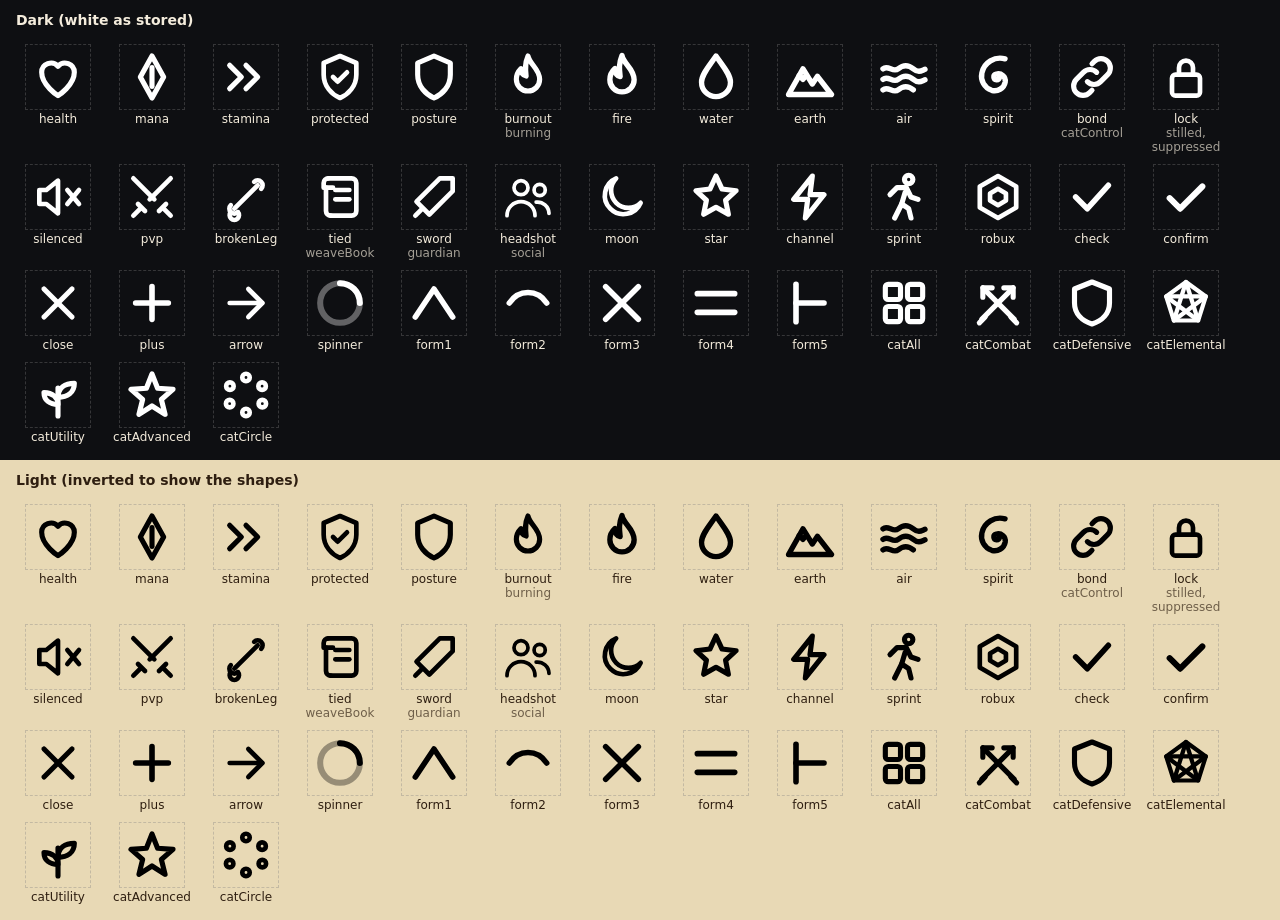
<file: tools/ui-kit/glyphs/preview.html>
<!doctype html><meta charset="utf-8"><title>Woven glyphs</title><style>
body{margin:0;font:12px system-ui,sans-serif}
section{padding:16px;display:flex;flex-wrap:wrap;gap:10px}
.dark{background:#0e0f12;color:#f4ecdc}.light{background:#e8d9b5;color:#2e1e10}
.c{width:84px;text-align:center}.c span{display:block;margin-top:2px}.c i{opacity:.65;font-style:normal}
.g{width:64px;height:64px;margin:0 auto;background:url(woven-glyphs.png) no-repeat;border:1px dashed rgba(128,128,128,.35);box-sizing:content-box}
.light .g{filter:invert(1)}
h2{margin:0;padding:12px 16px 0;font-size:14px}
</style><body>
<div class="dark"><h2>Dark (white as stored)</h2><section><div class="c"><div class="g" style="background-position:-0px -0px;undefined"></div><span>health</span></div><div class="c"><div class="g" style="background-position:-64px -0px;undefined"></div><span>mana</span></div><div class="c"><div class="g" style="background-position:-128px -0px;undefined"></div><span>stamina</span></div><div class="c"><div class="g" style="background-position:-192px -0px;undefined"></div><span>protected</span></div><div class="c"><div class="g" style="background-position:-256px -0px;undefined"></div><span>posture</span></div><div class="c"><div class="g" style="background-position:-320px -0px;undefined"></div><span>burnout<br><i>burning</i></span></div><div class="c"><div class="g" style="background-position:-384px -0px;undefined"></div><span>fire</span></div><div class="c"><div class="g" style="background-position:-448px -0px;undefined"></div><span>water</span></div><div class="c"><div class="g" style="background-position:-0px -64px;undefined"></div><span>earth</span></div><div class="c"><div class="g" style="background-position:-64px -64px;undefined"></div><span>air</span></div><div class="c"><div class="g" style="background-position:-128px -64px;undefined"></div><span>spirit</span></div><div class="c"><div class="g" style="background-position:-192px -64px;undefined"></div><span>bond<br><i>catControl</i></span></div><div class="c"><div class="g" style="background-position:-256px -64px;undefined"></div><span>lock<br><i>stilled, suppressed</i></span></div><div class="c"><div class="g" style="background-position:-320px -64px;undefined"></div><span>silenced</span></div><div class="c"><div class="g" style="background-position:-384px -64px;undefined"></div><span>pvp</span></div><div class="c"><div class="g" style="background-position:-448px -64px;undefined"></div><span>brokenLeg</span></div><div class="c"><div class="g" style="background-position:-0px -128px;undefined"></div><span>tied<br><i>weaveBook</i></span></div><div class="c"><div class="g" style="background-position:-64px -128px;undefined"></div><span>sword<br><i>guardian</i></span></div><div class="c"><div class="g" style="background-position:-128px -128px;undefined"></div><span>headshot<br><i>social</i></span></div><div class="c"><div class="g" style="background-position:-192px -128px;undefined"></div><span>moon</span></div><div class="c"><div class="g" style="background-position:-256px -128px;undefined"></div><span>star</span></div><div class="c"><div class="g" style="background-position:-320px -128px;undefined"></div><span>channel</span></div><div class="c"><div class="g" style="background-position:-384px -128px;undefined"></div><span>sprint</span></div><div class="c"><div class="g" style="background-position:-448px -128px;undefined"></div><span>robux</span></div><div class="c"><div class="g" style="background-position:-0px -192px;undefined"></div><span>check</span></div><div class="c"><div class="g" style="background-position:-64px -192px;undefined"></div><span>confirm</span></div><div class="c"><div class="g" style="background-position:-128px -192px;undefined"></div><span>close</span></div><div class="c"><div class="g" style="background-position:-192px -192px;undefined"></div><span>plus</span></div><div class="c"><div class="g" style="background-position:-256px -192px;undefined"></div><span>arrow</span></div><div class="c"><div class="g" style="background-position:-320px -192px;undefined"></div><span>spinner</span></div><div class="c"><div class="g" style="background-position:-384px -192px;undefined"></div><span>form1</span></div><div class="c"><div class="g" style="background-position:-448px -192px;undefined"></div><span>form2</span></div><div class="c"><div class="g" style="background-position:-0px -256px;undefined"></div><span>form3</span></div><div class="c"><div class="g" style="background-position:-64px -256px;undefined"></div><span>form4</span></div><div class="c"><div class="g" style="background-position:-128px -256px;undefined"></div><span>form5</span></div><div class="c"><div class="g" style="background-position:-192px -256px;undefined"></div><span>catAll</span></div><div class="c"><div class="g" style="background-position:-256px -256px;undefined"></div><span>catCombat</span></div><div class="c"><div class="g" style="background-position:-320px -256px;undefined"></div><span>catDefensive</span></div><div class="c"><div class="g" style="background-position:-384px -256px;undefined"></div><span>catElemental</span></div><div class="c"><div class="g" style="background-position:-448px -256px;undefined"></div><span>catUtility</span></div><div class="c"><div class="g" style="background-position:-0px -320px;undefined"></div><span>catAdvanced</span></div><div class="c"><div class="g" style="background-position:-64px -320px;undefined"></div><span>catCircle</span></div></section></div>
<div class="light"><h2>Light (inverted to show the shapes)</h2><section><div class="c"><div class="g" style="background-position:-0px -0px;undefined"></div><span>health</span></div><div class="c"><div class="g" style="background-position:-64px -0px;undefined"></div><span>mana</span></div><div class="c"><div class="g" style="background-position:-128px -0px;undefined"></div><span>stamina</span></div><div class="c"><div class="g" style="background-position:-192px -0px;undefined"></div><span>protected</span></div><div class="c"><div class="g" style="background-position:-256px -0px;undefined"></div><span>posture</span></div><div class="c"><div class="g" style="background-position:-320px -0px;undefined"></div><span>burnout<br><i>burning</i></span></div><div class="c"><div class="g" style="background-position:-384px -0px;undefined"></div><span>fire</span></div><div class="c"><div class="g" style="background-position:-448px -0px;undefined"></div><span>water</span></div><div class="c"><div class="g" style="background-position:-0px -64px;undefined"></div><span>earth</span></div><div class="c"><div class="g" style="background-position:-64px -64px;undefined"></div><span>air</span></div><div class="c"><div class="g" style="background-position:-128px -64px;undefined"></div><span>spirit</span></div><div class="c"><div class="g" style="background-position:-192px -64px;undefined"></div><span>bond<br><i>catControl</i></span></div><div class="c"><div class="g" style="background-position:-256px -64px;undefined"></div><span>lock<br><i>stilled, suppressed</i></span></div><div class="c"><div class="g" style="background-position:-320px -64px;undefined"></div><span>silenced</span></div><div class="c"><div class="g" style="background-position:-384px -64px;undefined"></div><span>pvp</span></div><div class="c"><div class="g" style="background-position:-448px -64px;undefined"></div><span>brokenLeg</span></div><div class="c"><div class="g" style="background-position:-0px -128px;undefined"></div><span>tied<br><i>weaveBook</i></span></div><div class="c"><div class="g" style="background-position:-64px -128px;undefined"></div><span>sword<br><i>guardian</i></span></div><div class="c"><div class="g" style="background-position:-128px -128px;undefined"></div><span>headshot<br><i>social</i></span></div><div class="c"><div class="g" style="background-position:-192px -128px;undefined"></div><span>moon</span></div><div class="c"><div class="g" style="background-position:-256px -128px;undefined"></div><span>star</span></div><div class="c"><div class="g" style="background-position:-320px -128px;undefined"></div><span>channel</span></div><div class="c"><div class="g" style="background-position:-384px -128px;undefined"></div><span>sprint</span></div><div class="c"><div class="g" style="background-position:-448px -128px;undefined"></div><span>robux</span></div><div class="c"><div class="g" style="background-position:-0px -192px;undefined"></div><span>check</span></div><div class="c"><div class="g" style="background-position:-64px -192px;undefined"></div><span>confirm</span></div><div class="c"><div class="g" style="background-position:-128px -192px;undefined"></div><span>close</span></div><div class="c"><div class="g" style="background-position:-192px -192px;undefined"></div><span>plus</span></div><div class="c"><div class="g" style="background-position:-256px -192px;undefined"></div><span>arrow</span></div><div class="c"><div class="g" style="background-position:-320px -192px;undefined"></div><span>spinner</span></div><div class="c"><div class="g" style="background-position:-384px -192px;undefined"></div><span>form1</span></div><div class="c"><div class="g" style="background-position:-448px -192px;undefined"></div><span>form2</span></div><div class="c"><div class="g" style="background-position:-0px -256px;undefined"></div><span>form3</span></div><div class="c"><div class="g" style="background-position:-64px -256px;undefined"></div><span>form4</span></div><div class="c"><div class="g" style="background-position:-128px -256px;undefined"></div><span>form5</span></div><div class="c"><div class="g" style="background-position:-192px -256px;undefined"></div><span>catAll</span></div><div class="c"><div class="g" style="background-position:-256px -256px;undefined"></div><span>catCombat</span></div><div class="c"><div class="g" style="background-position:-320px -256px;undefined"></div><span>catDefensive</span></div><div class="c"><div class="g" style="background-position:-384px -256px;undefined"></div><span>catElemental</span></div><div class="c"><div class="g" style="background-position:-448px -256px;undefined"></div><span>catUtility</span></div><div class="c"><div class="g" style="background-position:-0px -320px;undefined"></div><span>catAdvanced</span></div><div class="c"><div class="g" style="background-position:-64px -320px;undefined"></div><span>catCircle</span></div></section></div>
</body>
</file>
